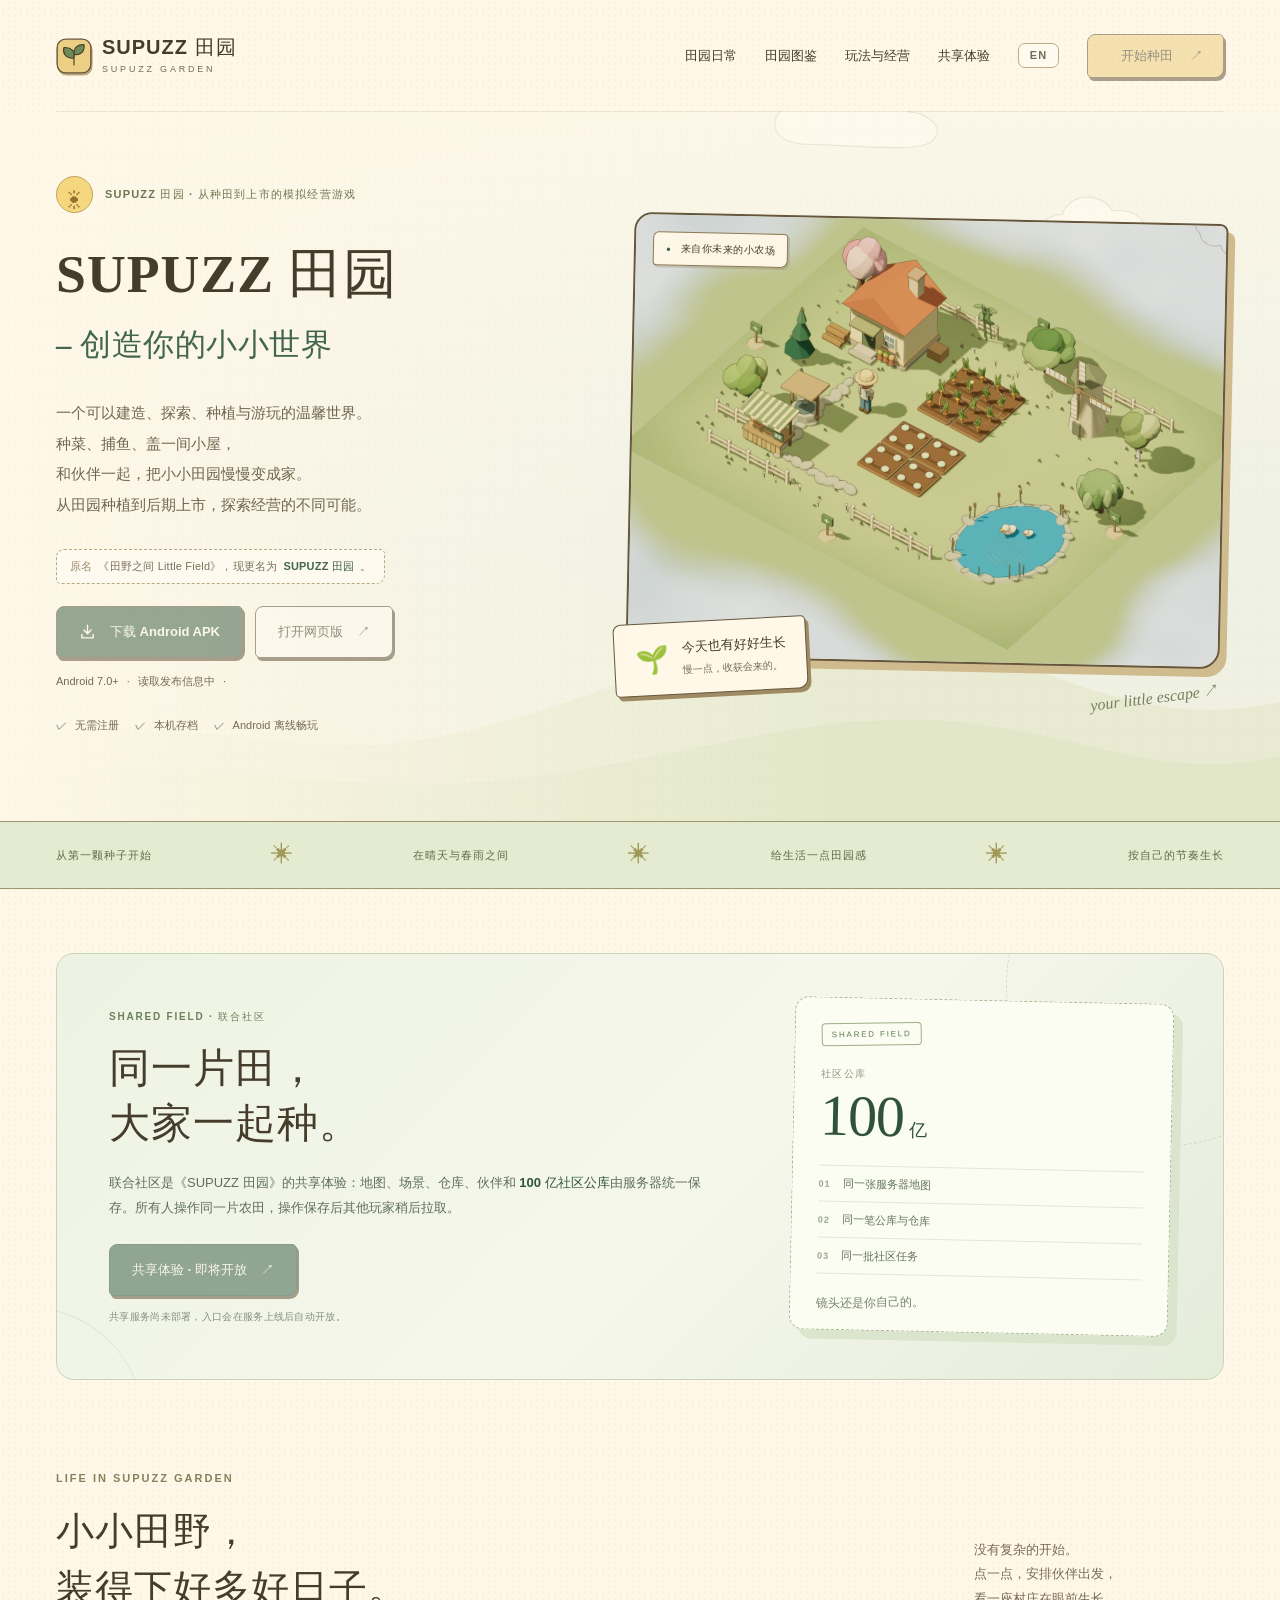
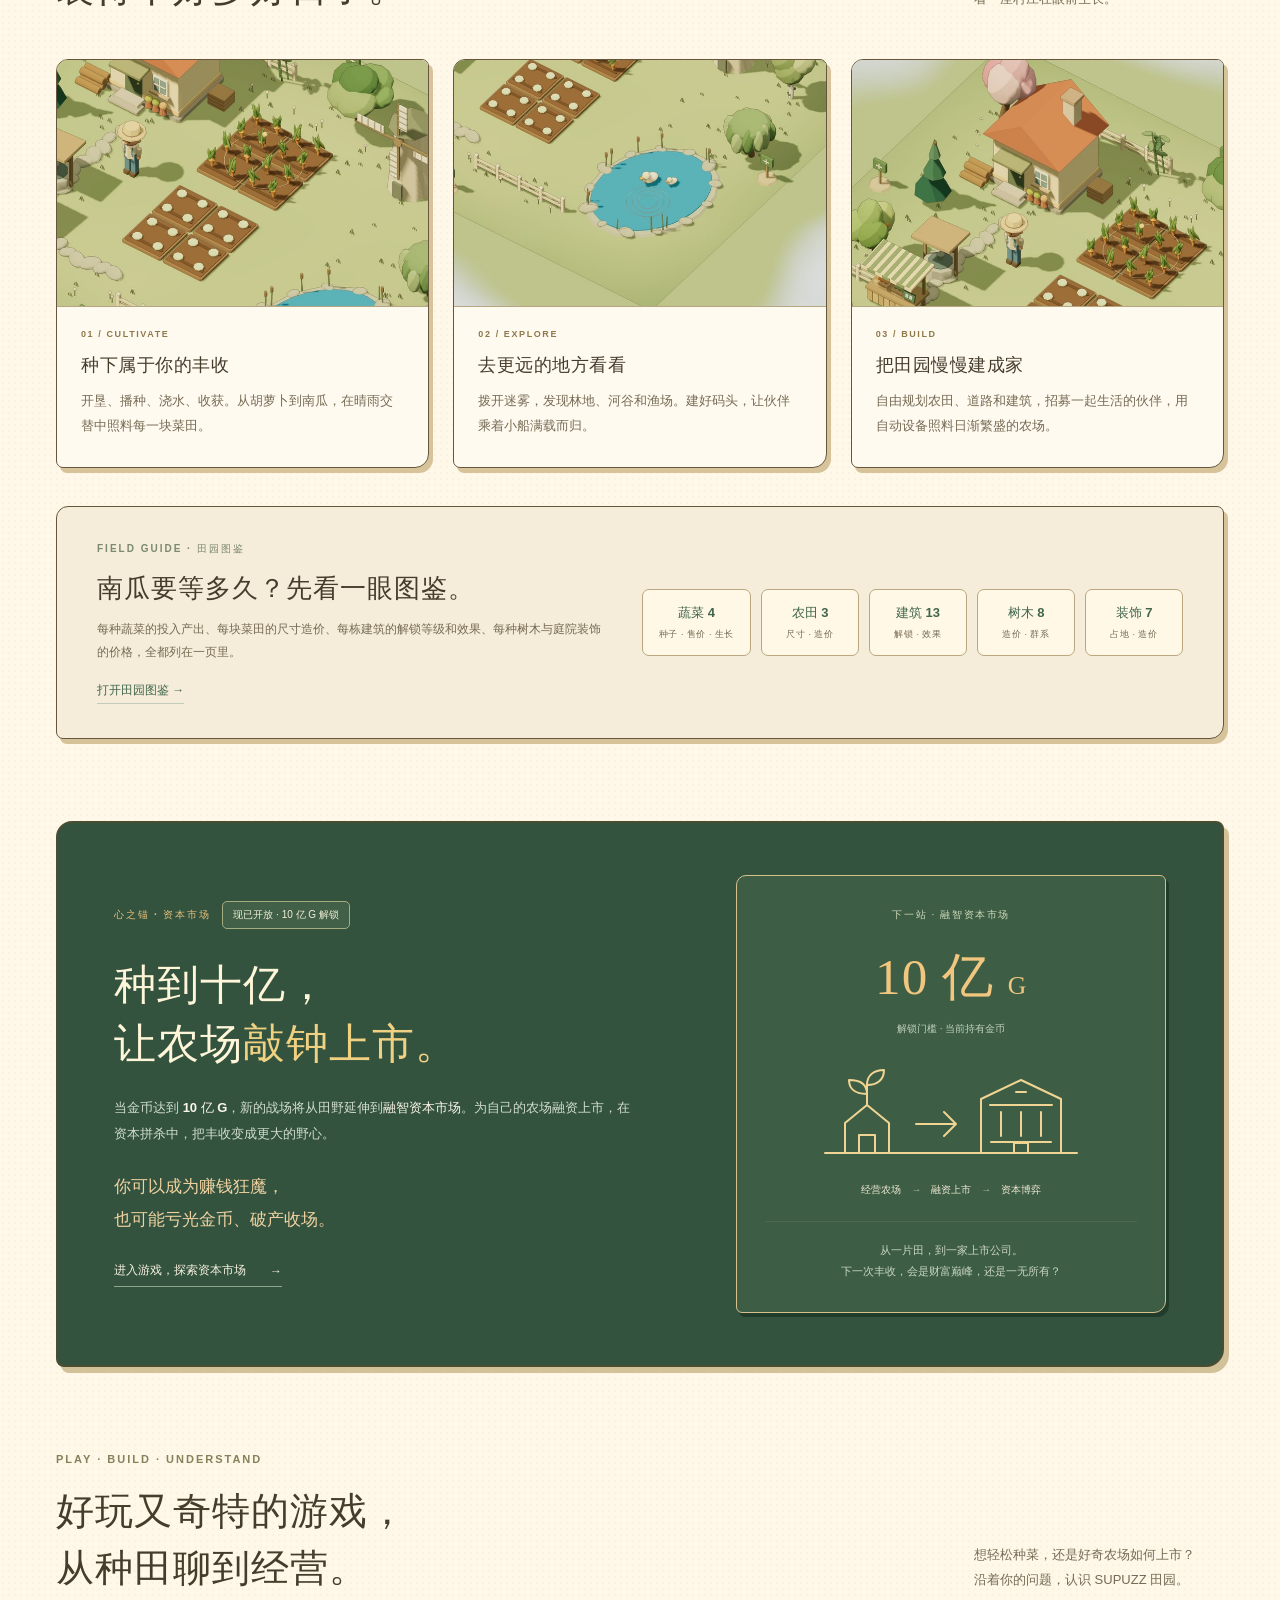
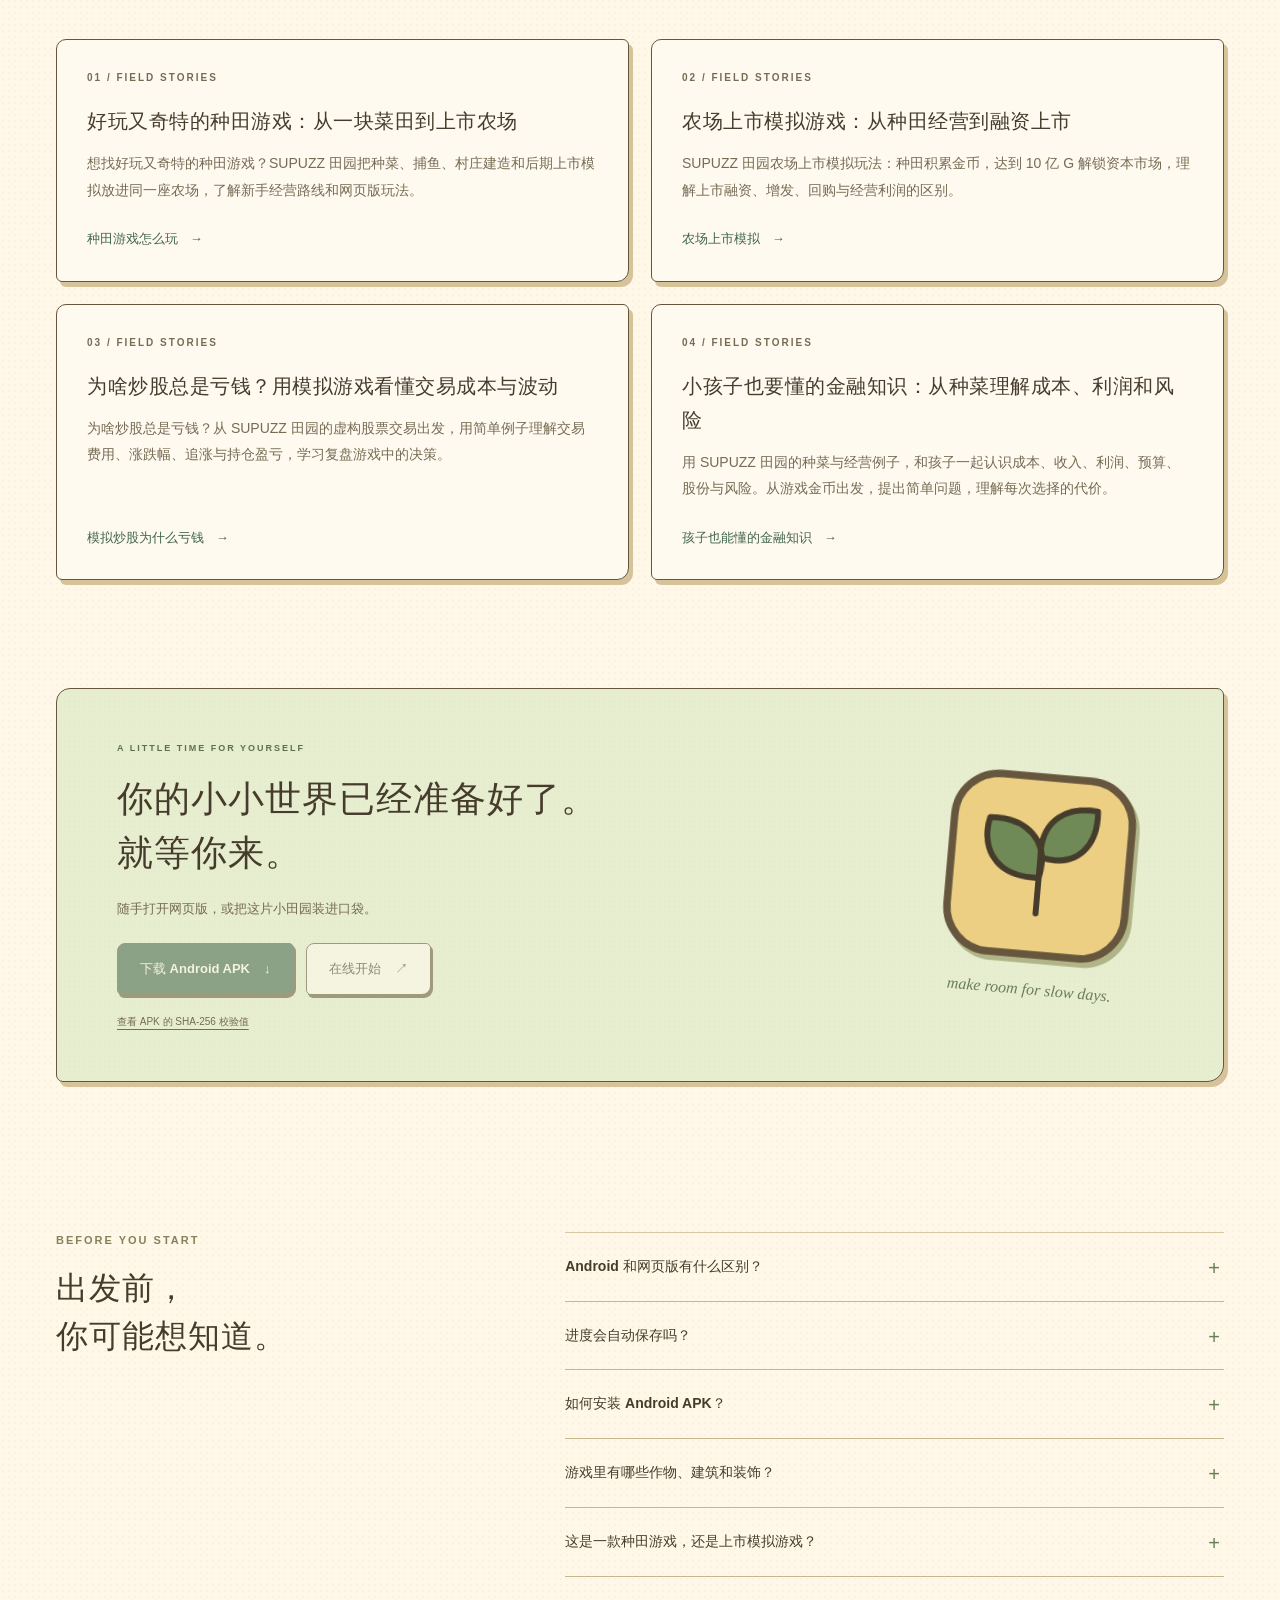
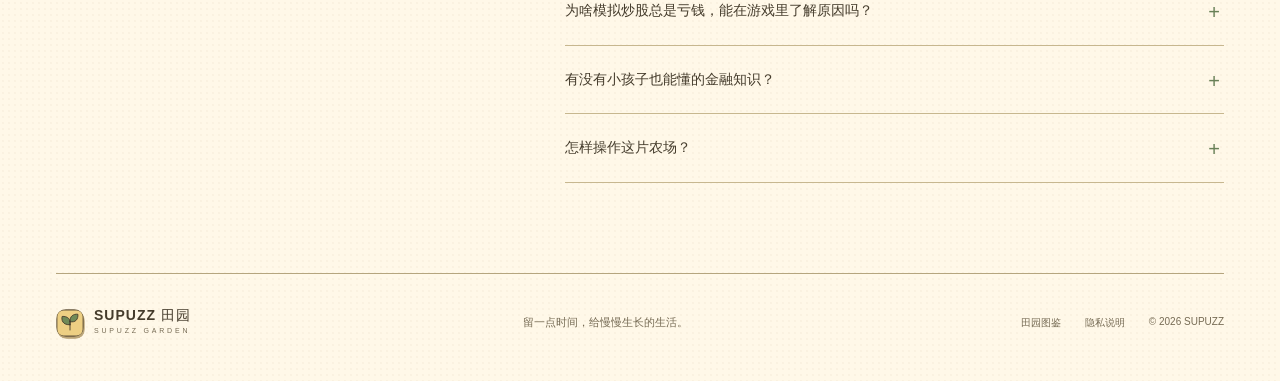
<file: index.html>
<!doctype html>
<html lang="zh-CN">
<head>
  <meta charset="utf-8">
  <meta name="viewport" content="width=device-width,initial-scale=1">
  <meta name="robots" content="max-image-preview:large">
  <meta name="theme-color" content="#fff8e8">
  <title>SUPUZZ 田园（Little Field）｜免费在线种田经营游戏</title>
  <meta name="description" content="SUPUZZ 田园（原《田野之间》）免费在线游玩：种菜、捕鱼、建村庄、探索经营，还能把农场带进资本市场。支持网页版与 Android。">
  <link rel="canonical" href="https://game.supuzz.com/">
  <link rel="alternate" hreflang="zh-CN" href="https://game.supuzz.com/">
  <link rel="alternate" hreflang="en" href="https://game.supuzz.com/en/">
  <link rel="alternate" hreflang="x-default" href="https://game.supuzz.com/">
  <meta property="og:locale" content="zh_CN">
  <meta property="og:locale:alternate" content="en_US">
  <meta property="og:type" content="website">
  <meta property="og:site_name" content="SUPUZZ 田园">
  <meta property="og:title" content="SUPUZZ 田园 – 创造你的小小世界">
  <meta property="og:description" content="SUPUZZ 田园（原《田野之间》）免费在线游玩：种菜、捕鱼、建村庄、探索经营，还能把农场带进资本市场。支持网页版与 Android。">
  <meta property="og:url" content="https://game.supuzz.com/">
  <meta property="og:image" content="https://game.supuzz.com/assets/farm-preview.jpg">
  <meta property="og:image:width" content="1200">
  <meta property="og:image:height" content="630">
  <meta property="og:image:alt" content="SUPUZZ 田园：乡间小屋、菜田和农场伙伴">
  <link rel="icon" href="/favicon.ico" sizes="16x16 32x32 48x48">
  <link rel="icon" href="/assets/icon.svg" type="image/svg+xml" sizes="any">
  <link rel="icon" href="/assets/favicon-16x16.png" type="image/png" sizes="16x16">
  <link rel="icon" href="/assets/favicon-32x32.png" type="image/png" sizes="32x32">
  <link rel="apple-touch-icon" href="/assets/apple-touch-icon.png">
  <link rel="manifest" href="/manifest.json">
  <meta name="twitter:card" content="summary_large_image">
  <link rel="preconnect" href="https://game.supuzz.cn" crossorigin>
  <link rel="preload" as="image" href="/assets/farm-comic.jpg" fetchpriority="high">
  <link rel="stylesheet" href="/site.css">
  <link rel="stylesheet" href="/stories.css">
  <script defer src="/analytics.js"></script>
  <script defer src="/site.js"></script>
  <script type="application/ld+json">{"@context":"https://schema.org","@graph":[{"@type":"WebSite","@id":"https://game.supuzz.com/#website","url":"https://game.supuzz.com/","name":"SUPUZZ 田园","alternateName":["SUPUZZ Garden"],"inLanguage":"zh-CN"},{"@type":"VideoGame","name":"SUPUZZ 田园","alternateName":["SUPUZZ Garden","Little Field","田野之间"],"slogan":"创造你的小小世界","url":"https://game.supuzz.com/","inLanguage":"zh-CN","genre":["模拟经营","种田游戏","农场经营","上市模拟"],"playMode":["SinglePlayer"],"gamePlatform":["Android","Browser"],"operatingSystem":"Android 7.0+","publisher":{"@type":"Organization","name":"SUPUZZ","logo":{"@type":"ImageObject","url":"https://game.supuzz.com/assets/favicon-512.png","width":512,"height":512}},"description":"SUPUZZ 田园（原《田野之间》）是一个温馨的创造世界：种菜、捕鱼、建村庄、探索经营，还能把农场带进资本市场。","@id":"https://game.supuzz.com/#videogame","applicationCategory":"GameApplication","isAccessibleForFree":true,"image":"https://game.supuzz.com/assets/farm-preview.jpg","screenshot":"https://game.supuzz.com/assets/farm-comic.jpg","isPartOf":{"@id":"https://game.supuzz.com/#website"}}]}</script>
  <link rel="stylesheet" href="/comic.css">
</head>
<body>
  <a class="skip" href="#main">跳到正文</a>
  <header class="site-header wrap">
    <a class="brand" href="/" aria-label="SUPUZZ 田园首页"><img src="/assets/icon.svg" alt="" width="36" height="36"><span>SUPUZZ 田园<small>SUPUZZ GARDEN</small></span></a>
    <nav aria-label="主导航"><a href="#life">田园日常</a><a href="/guide.html">田园图鉴</a><a href="#stories">玩法与经营</a><a href="#community">共享体验</a><a class="nav-lang" href="/en/" hreflang="en" lang="en" title="Switch to English">EN</a><a class="nav-play" href="https://game.supuzz.cn/play/?lang=zh-CN" data-game-event="web_launch" aria-disabled="true" tabindex="-1"><span class="nav-play-full">开始种田</span><span class="nav-play-short">开始</span> <span aria-hidden="true">↗</span></a></nav>
  </header>
  <main id="main">
    <section class="hero wrap">
      <div class="hero-copy">
        <p class="eyebrow"><span class="sun" aria-hidden="true">☀</span> SUPUZZ 田园 · 从种田到上市的模拟经营游戏</p>
        <h1>SUPUZZ 田园<br> <span class="h1-line">– 创造你的小小世界</span></h1>
        <p class="intro">一个可以建造、探索、种植与游玩的温馨世界。<br>种菜、捕鱼、盖一间小屋，<br>和伙伴一起，把小小田园慢慢变成家。<br>从田园种植到后期上市，探索经营的不同可能。</p>
        <p class="rebrand-note"><span>原名</span>《田野之间 Little Field》，现更名为 <b>SUPUZZ 田园</b>。</p>
        <div class="actions"><a class="button primary" href="https://game.supuzz.cn/downloads/latest.apk" download data-game-event="apk_download" aria-disabled="true" tabindex="-1"><svg viewBox="0 0 24 24" aria-hidden="true"><path d="M12 3v12m-5-5 5 5 5-5M4 16v5h16v-5"/></svg>下载 Android APK</a><a class="button secondary" href="https://game.supuzz.cn/play/?lang=zh-CN" data-game-event="web_launch" aria-disabled="true" tabindex="-1">打开网页版 <span aria-hidden="true">↗</span></a></div>
        <p class="release-note">Android 7.0+ <span>·</span> <span id="release-version">读取发布信息中</span> <span>·</span> <span id="release-size"></span></p>
        <div class="hero-notes"><span><i aria-hidden="true">✓</i> 无需注册</span><span><i aria-hidden="true">✓</i> 本机存档</span><span><i aria-hidden="true">✓</i> Android 离线畅玩</span></div>
      </div>
      <div class="hero-visual">
        <div class="photo-frame"><img src="/assets/farm-comic.jpg" alt="SUPUZZ 田园游戏实景：乡间小屋、菜田和正在忙碌的伙伴" width="1440" height="1080" fetchpriority="high"><span class="photo-tag"><span aria-hidden="true">●</span> 来自你未来的小农场</span></div>
        <div class="field-note"><span aria-hidden="true">🌱</span><div>今天也有好好生长<small>慢一点，收获会来的。</small></div></div>
        <span class="scribble" aria-hidden="true">your little escape ↗</span>
      </div>
    </section>
    <div class="season-strip"><div class="wrap"><span>从第一颗种子开始</span><span aria-hidden="true">✳</span><span>在晴天与春雨之间</span><span aria-hidden="true">✳</span><span>给生活一点田园感</span><span aria-hidden="true">✳</span><span>按自己的节奏生长</span></div></div>
    <section class="community-preview wrap" id="community" aria-labelledby="community-title">
      <div class="community-copy">
        <p class="eyebrow">SHARED FIELD · 联合社区</p>
        <h2 id="community-title">同一片田，<br>大家一起种。</h2>
        <p class="community-intro">联合社区是《SUPUZZ 田园》的共享体验：地图、场景、仓库、伙伴和 <strong>100 亿社区公库</strong>由服务器统一保存。所有人操作同一片农田，操作保存后其他玩家稍后拉取。</p>
        <div class="actions"><a class="button primary" href="https://game.supuzz.cn/shared/?community=1&amp;lang=zh-CN" data-game-event="web_launch" data-community="1" aria-disabled="true" tabindex="-1"><span data-community-label>共享体验 · 即将开放</span> <span aria-hidden="true">↗</span></a></div>
        <p class="community-note" id="community-status">共享服务尚未部署，入口会在服务上线后自动开放。</p>
      </div>
      <aside class="community-ticket" aria-label="联合社区信息">
        <span class="community-stamp">SHARED FIELD</span>
        <p class="community-label">社区公库</p>
        <p class="community-number">100<span>亿</span></p>
        <ul class="community-facts"><li><b>01</b><span>同一张服务器地图</span></li><li><b>02</b><span>同一笔公库与仓库</span></li><li><b>03</b><span>同一批社区任务</span></li></ul>
        <p class="community-ticket-note">镜头还是你自己的。</p>
      </aside>
    </section>
    <section class="life wrap" id="life">
      <div class="section-heading"><div><p class="eyebrow">LIFE IN SUPUZZ GARDEN</p><h2>小小田野，<br>装得下好多好日子。</h2></div><p>没有复杂的开始。<br>点一点，安排伙伴出发，<br>看一座村庄在眼前生长。</p></div>
      <div class="features">
        <article><img class="feature-image" src="/assets/farm-cultivate.jpg" alt="漫画版游戏实景：菜田里的胡萝卜与作物" width="720" height="480" loading="lazy"><span class="feature-number">01 / CULTIVATE</span><h3>种下属于你的丰收</h3><p>开垦、播种、浇水、收获。从胡萝卜到南瓜，在晴雨交替中照料每一块菜田。</p></article>
        <article><img class="feature-image" src="/assets/farm-explore.jpg" alt="漫画版游戏实景：池塘、鸭子与岸边树木" width="720" height="480" loading="lazy"><span class="feature-number">02 / EXPLORE</span><h3>去更远的地方看看</h3><p>拨开迷雾，发现林地、河谷和渔场。建好码头，让伙伴乘着小船满载而归。</p></article>
        <article><img class="feature-image" src="/assets/farm-build.jpg" alt="漫画版游戏实景：乡间农舍与樱花树" width="720" height="480" loading="lazy"><span class="feature-number">03 / BUILD</span><h3>把田园慢慢建成家</h3><p>自由规划农田、道路和建筑，招募一起生活的伙伴，用自动设备照料日渐繁盛的农场。</p></article>
      </div>
      <a class="guide-promo" href="/guide.html">
        <div class="guide-promo-copy">
          <p class="eyebrow">FIELD GUIDE · 田园图鉴</p>
          <h3>南瓜要等多久？先看一眼图鉴。</h3>
          <p>每种蔬菜的投入产出、每块菜田的尺寸造价、每栋建筑的解锁等级和效果、每种树木与庭院装饰的价格，全都列在一页里。</p>
          <span class="guide-promo-link">打开田园图鉴 <span aria-hidden="true">→</span></span>
        </div>
        <ul class="guide-promo-list">
          <li><b>蔬菜 4</b><span>种子 · 售价 · 生长</span></li>
          <li><b>农田 3</b><span>尺寸 · 造价</span></li>
          <li><b>建筑 13</b><span>解锁 · 效果</span></li>
          <li><b>树木 8</b><span>造价 · 群系</span></li>
          <li><b>装饰 7</b><span>占地 · 造价</span></li>
        </ul>
      </a>
    </section>
    <section class="capital-preview wrap" id="heart-anchor" aria-labelledby="capital-title">
      <div class="capital-copy">
        <div class="capital-kicker"><p class="eyebrow">心之锚 · 资本市场</p><span class="capital-status">现已开放 · 10 亿 G 解锁</span></div>
        <h2 id="capital-title">种到十亿，<br>让农场<span>敲钟上市。</span></h2>
        <p class="capital-intro">当金币达到 <strong>10 亿 G</strong>，新的战场将从田野延伸到<strong>融智资本市场</strong>。为自己的农场融资上市，在资本拼杀中，把丰收变成更大的野心。</p>
        <p class="capital-stakes">你可以成为赚钱狂魔，<br>也可能亏光金币、破产收场。</p>
        <a class="capital-link" href="https://game.supuzz.cn/play/?lang=zh-CN">进入游戏，探索资本市场 <span aria-hidden="true">→</span></a>
      </div>
      <div class="capital-ticket">
        <p class="capital-ticket-label">下一站 · 融智资本市场</p>
        <p class="capital-threshold"><strong>10 亿 <span>G</span></strong><span>解锁门槛 · 当前持有金币</span></p>
        <svg class="capital-art" viewBox="0 0 280 112" fill="none" aria-hidden="true" focusable="false">
          <path d="M14 96H266M34 96V66L56 48L78 66V96M48 96V78H64V96M56 48V26M56 37C42 37 38 30 38 23C52 23 56 29 56 37ZM56 28C56 18 63 13 73 13C73 23 66 28 56 28Z" stroke="currentColor" stroke-width="2" stroke-linecap="round" stroke-linejoin="round"/>
          <path d="M105 67H145M133 55L145 67L133 79M170 96V42L210 23L250 42V96M179 48H241M180 85H240M190 55V79M210 55V79M230 55V79" stroke="currentColor" stroke-width="2" stroke-linecap="round" stroke-linejoin="round"/>
          <path d="M205 35H215M203 96V86H217V96" stroke="currentColor" stroke-width="2" stroke-linecap="round"/>
        </svg>
        <ol class="capital-steps"><li>经营农场</li><li>融资上市</li><li>资本博弈</li></ol>
        <p class="capital-ticket-note">从一片田，到一家上市公司。<br>下一次丰收，会是财富巅峰，还是一无所有？</p>
      </div>
    </section>
    <section class="stories wrap" id="stories" aria-labelledby="stories-title">
      <div class="section-heading"><div><p class="eyebrow">PLAY · BUILD · UNDERSTAND</p><h2 id="stories-title">好玩又奇特的游戏，<br>从种田聊到经营。</h2></div><p>想轻松种菜，还是好奇农场如何上市？<br>沿着你的问题，认识 SUPUZZ 田园。</p></div>
      <div class="story-cards"><article><p class="eyebrow">01 / FIELD STORIES</p><h3><a href="/farming-game.html">好玩又奇特的种田游戏：从一块菜田到上市农场</a></h3><p>想找好玩又奇特的种田游戏？SUPUZZ 田园把种菜、捕鱼、村庄建造和后期上市模拟放进同一座农场，了解新手经营路线和网页版玩法。</p><a class="story-card-link" href="/farming-game.html">种田游戏怎么玩 <span aria-hidden="true">→</span></a></article>
        <article><p class="eyebrow">02 / FIELD STORIES</p><h3><a href="/farm-ipo.html">农场上市模拟游戏：从种田经营到融资上市</a></h3><p>SUPUZZ 田园农场上市模拟玩法：种田积累金币，达到 10 亿 G 解锁资本市场，理解上市融资、增发、回购与经营利润的区别。</p><a class="story-card-link" href="/farm-ipo.html">农场上市模拟 <span aria-hidden="true">→</span></a></article>
        <article><p class="eyebrow">03 / FIELD STORIES</p><h3><a href="/why-stock-trades-lose.html">为啥炒股总是亏钱？用模拟游戏看懂交易成本与波动</a></h3><p>为啥炒股总是亏钱？从 SUPUZZ 田园的虚构股票交易出发，用简单例子理解交易费用、涨跌幅、追涨与持仓盈亏，学习复盘游戏中的决策。</p><a class="story-card-link" href="/why-stock-trades-lose.html">模拟炒股为什么亏钱 <span aria-hidden="true">→</span></a></article>
        <article><p class="eyebrow">04 / FIELD STORIES</p><h3><a href="/money-basics-for-kids.html">小孩子也要懂的金融知识：从种菜理解成本、利润和风险</a></h3><p>用 SUPUZZ 田园的种菜与经营例子，和孩子一起认识成本、收入、利润、预算、股份与风险。从游戏金币出发，提出简单问题，理解每次选择的代价。</p><a class="story-card-link" href="/money-basics-for-kids.html">孩子也能懂的金融知识 <span aria-hidden="true">→</span></a></article></div>
    </section>
    <section class="invitation wrap" id="download"><div class="invitation-copy"><p class="eyebrow">A LITTLE TIME FOR YOURSELF</p><h2>你的小小世界已经准备好了。<br>就等你来。</h2><p>随手打开网页版，或把这片小田园装进口袋。</p><div class="actions"><a class="button primary" href="https://game.supuzz.cn/downloads/latest.apk" download data-game-event="apk_download" aria-disabled="true" tabindex="-1">下载 Android APK <span aria-hidden="true">↓</span></a><a class="button secondary" href="https://game.supuzz.cn/play/?lang=zh-CN" data-game-event="web_launch" aria-disabled="true" tabindex="-1">在线开始 <span aria-hidden="true">↗</span></a></div><a class="checksum" href="https://game.supuzz.cn/downloads/latest.apk.sha256">查看 APK 的 SHA-256 校验值</a></div><div class="invitation-art" aria-hidden="true"><img src="/assets/icon.svg" alt="" width="190" height="190"><span>make room for slow days.</span></div></section>
    <section class="faq wrap" id="questions"><div><p class="eyebrow">BEFORE YOU START</p><h2>出发前，<br>你可能想知道。</h2></div><div class="faq-items">
      <details><summary>Android 和网页版有什么区别？</summary><p>游戏玩法相同。Android 安装后可以离线游玩，建议横屏体验；网页版无需安装，首次打开需要联网加载，浏览器需支持 WebGL。两者使用各自的本机存档，暂不支持互相同步。</p></details>
      <details><summary>进度会自动保存吗？</summary><p>会。游戏会在重要操作和离开页面时自动保存，保留主存档与备用存档。请使用同一浏览器和设备继续游玩；清除浏览器数据、卸载应用可能移除存档。</p></details>
      <details><summary>如何安装 Android APK？</summary><p>在 Android 7.0 或更高版本的手机上下载 APK 后打开，按系统提示允许当前浏览器安装应用，再完成安装。iPhone 和 iPad 请尝试网页版。</p></details>
      <details><summary>游戏里有哪些作物、建筑和装饰？</summary><p>目前有 4 种蔬菜（胡萝卜、小麦、白菜、南瓜）、3 种可布置菜田、13 种按农场等级解锁的建筑（含只在渔场建造的渔船码头与鱼肉市场）、8 种树木和 7 件庭院装饰。每种内容的造价、解锁条件和实际作用，都整理在<a href="/guide.html">田园图鉴</a>里。</p></details>
      <details><summary>这是一款种田游戏，还是上市模拟游戏？</summary><p>两种玩法在同一座农场里衔接：前期种菜、捕鱼、建设村庄；金币达到 10 亿 G 后开放资本市场，体验农场融资上市与虚构股票交易。可以先读<a href="/farm-ipo.html">从种田到上市的玩法介绍</a>。</p></details>
      <details><summary>为啥模拟炒股总是亏钱，能在游戏里了解原因吗？</summary><p>可以从交易费用、买卖价格和持仓变化开始复盘。<a href="/why-stock-trades-lose.html">模拟交易的亏损例子</a>说明了为什么价格回到原点仍可能少了金币，以及相同幅度的一跌一涨为何不能抵消。</p></details>
      <details><summary>有没有小孩子也能懂的金融知识？</summary><p>可以从种子成本、卖菜收入和下次播种的预算聊起。<a href="/money-basics-for-kids.html">孩子也能懂的金融概念</a>提供了适合一起讨论的游戏例子，再逐步认识利润、股份与风险。</p></details>
      <details><summary>怎样操作这片农场？</summary><p>点击农田、建筑和地图边界安排工作。电脑拖动旋转，滚轮缩放，右键拖动平移；手机单指旋转，双指平移与缩放。游戏内的说明按钮可以随时查看帮助。</p></details>
    </div></section>
  </main>
  <footer class="wrap"><a class="brand" href="/"><img src="/assets/icon.svg" alt="" width="28" height="28"><span>SUPUZZ 田园<small>SUPUZZ GARDEN</small></span></a><p>留一点时间，给慢慢生长的生活。</p><div><a href="/guide.html">田园图鉴</a><a href="/privacy.html">隐私说明</a><span>© 2026 SUPUZZ</span></div></footer>
  <div class="mobile-download"><a href="https://game.supuzz.cn/downloads/latest.apk" class="button primary" download data-game-event="apk_download" aria-disabled="true" tabindex="-1">下载 Android</a><a href="https://game.supuzz.cn/play/?lang=zh-CN" class="button secondary" data-game-event="web_launch" aria-disabled="true" tabindex="-1">网页版 ↗</a></div>
</body>
</html>
</file>
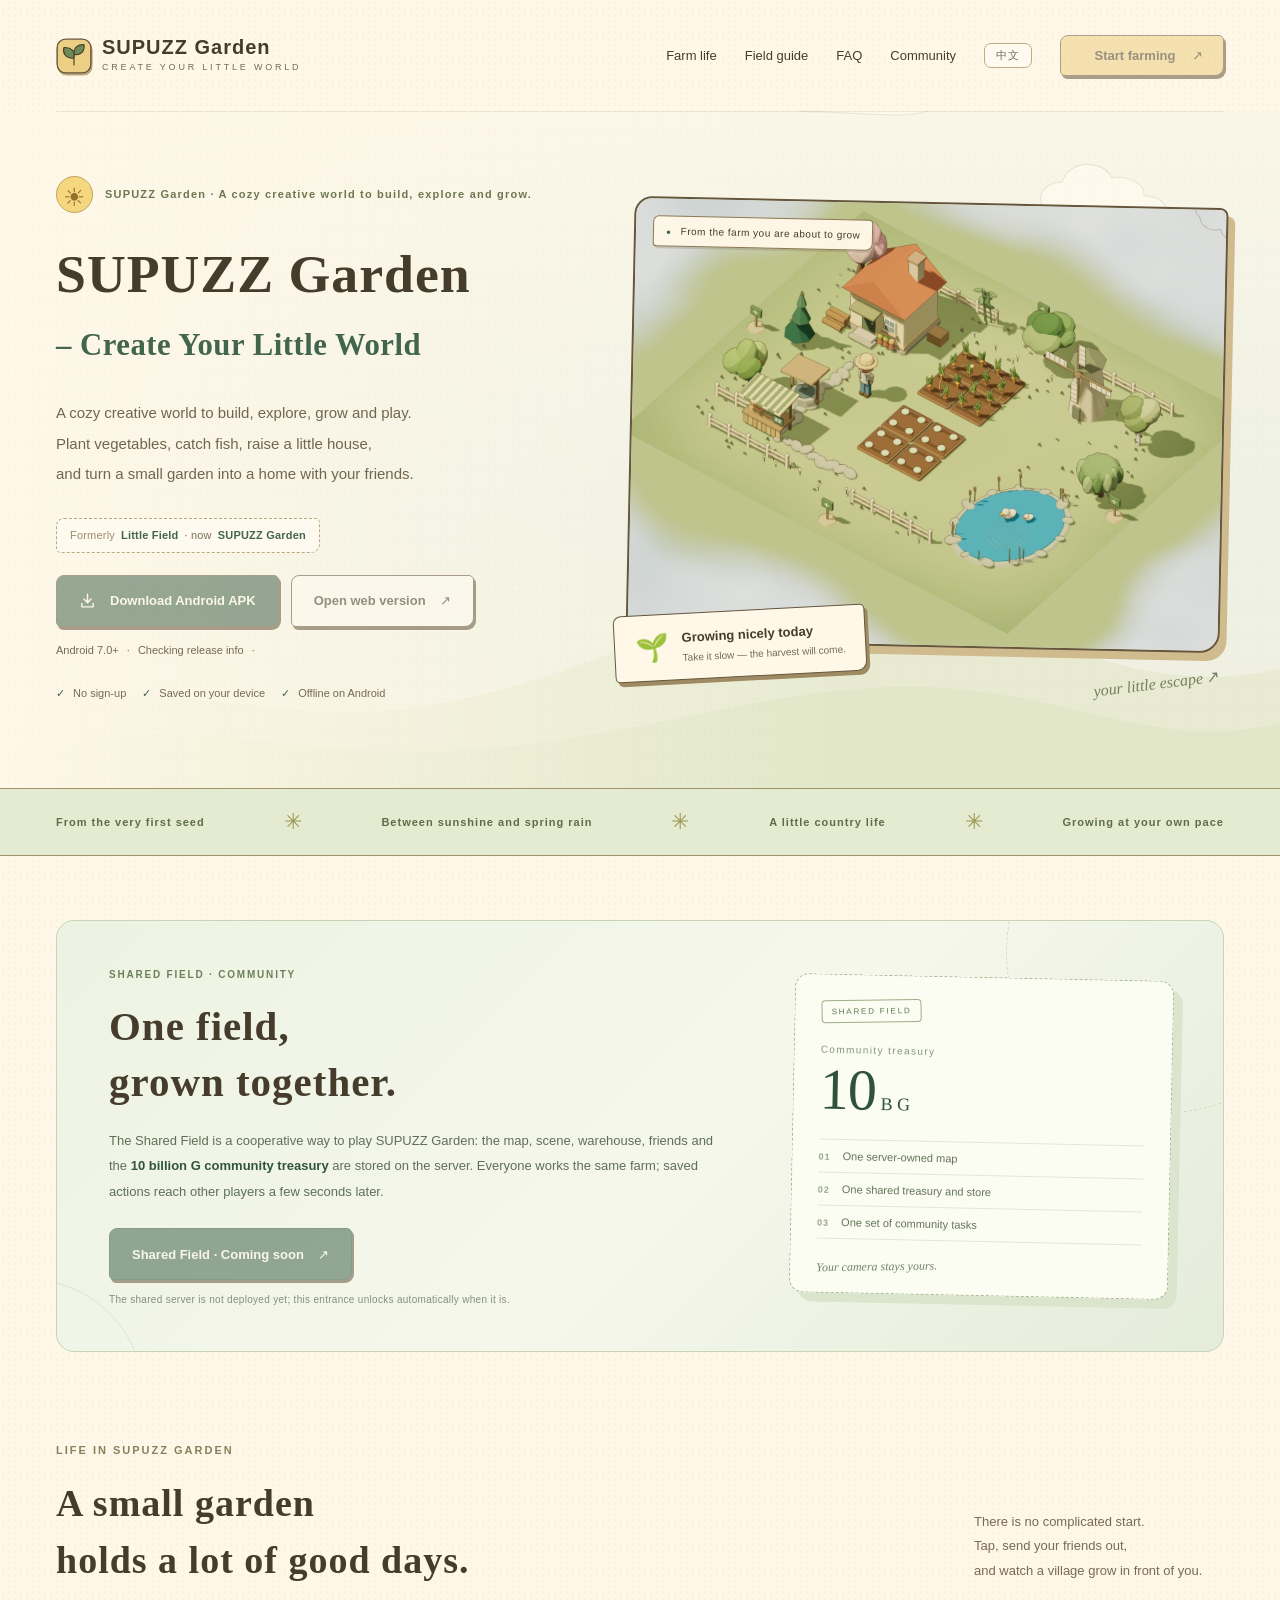
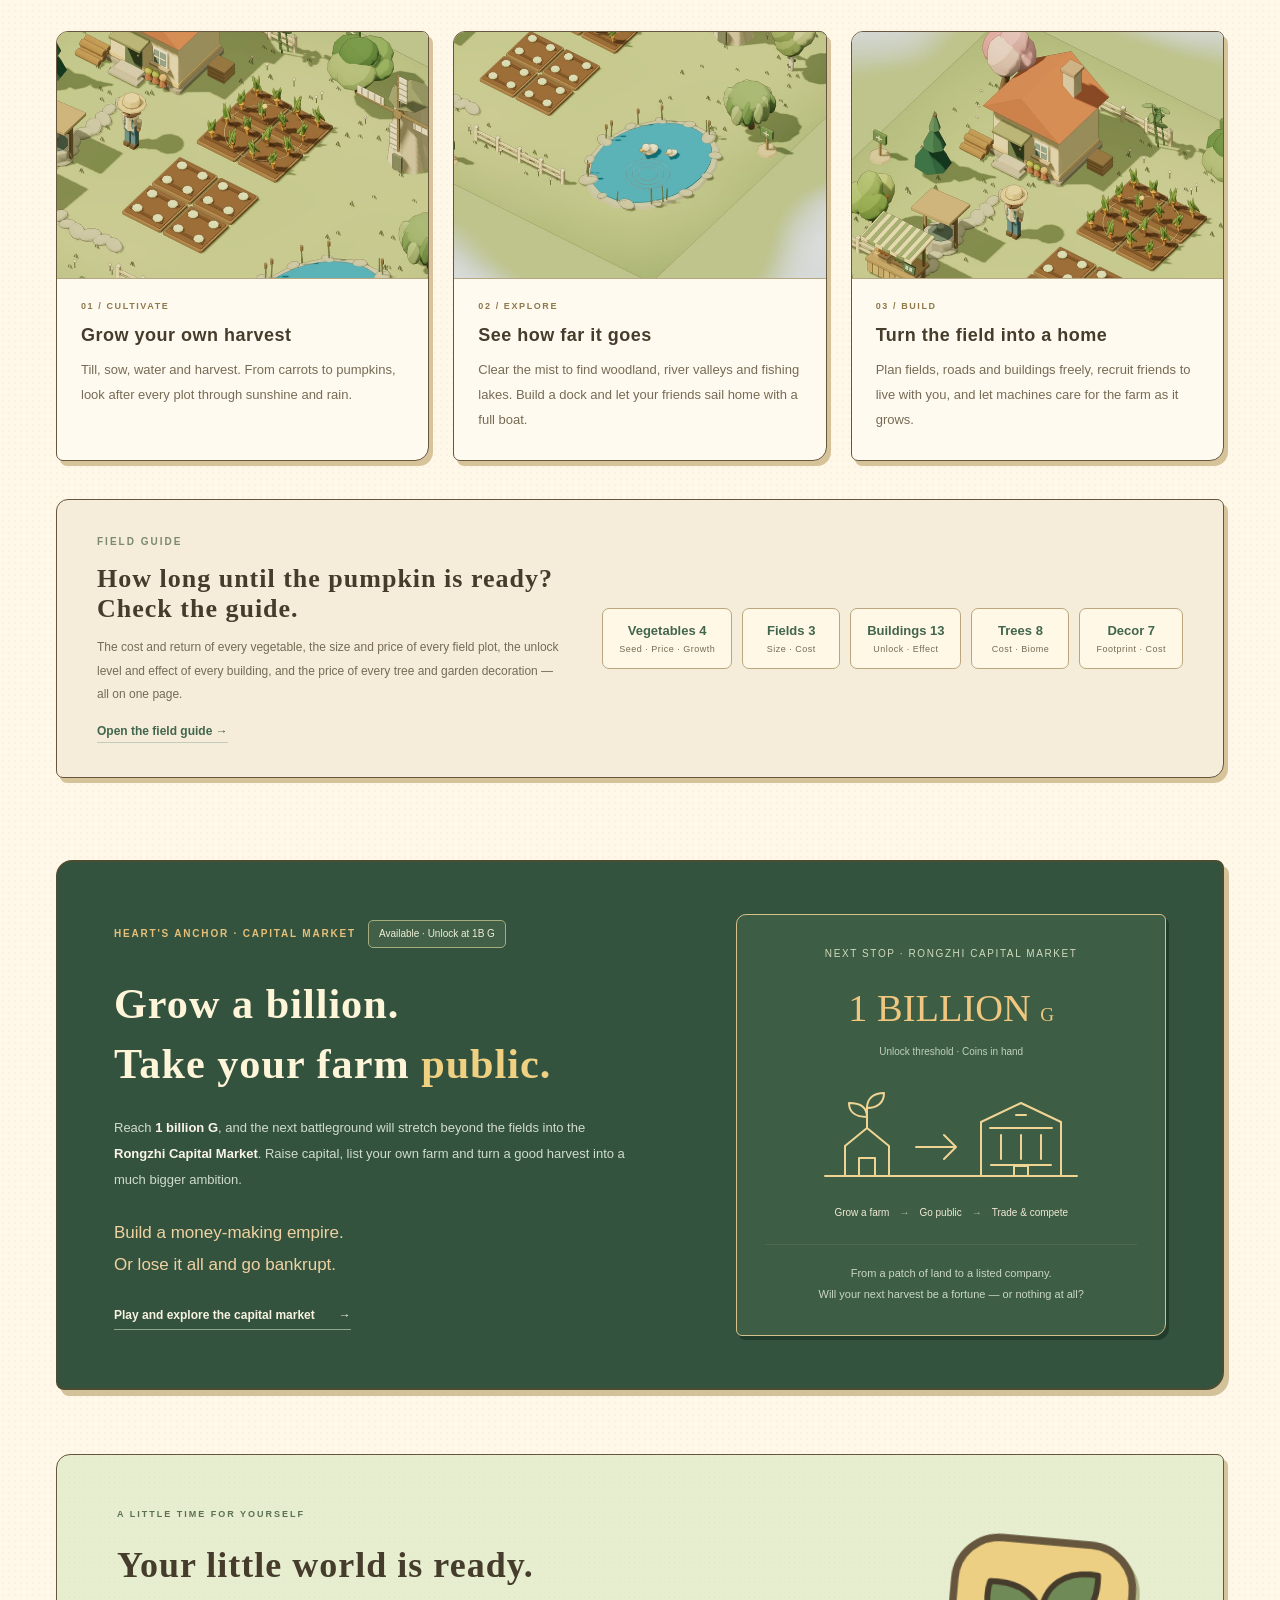
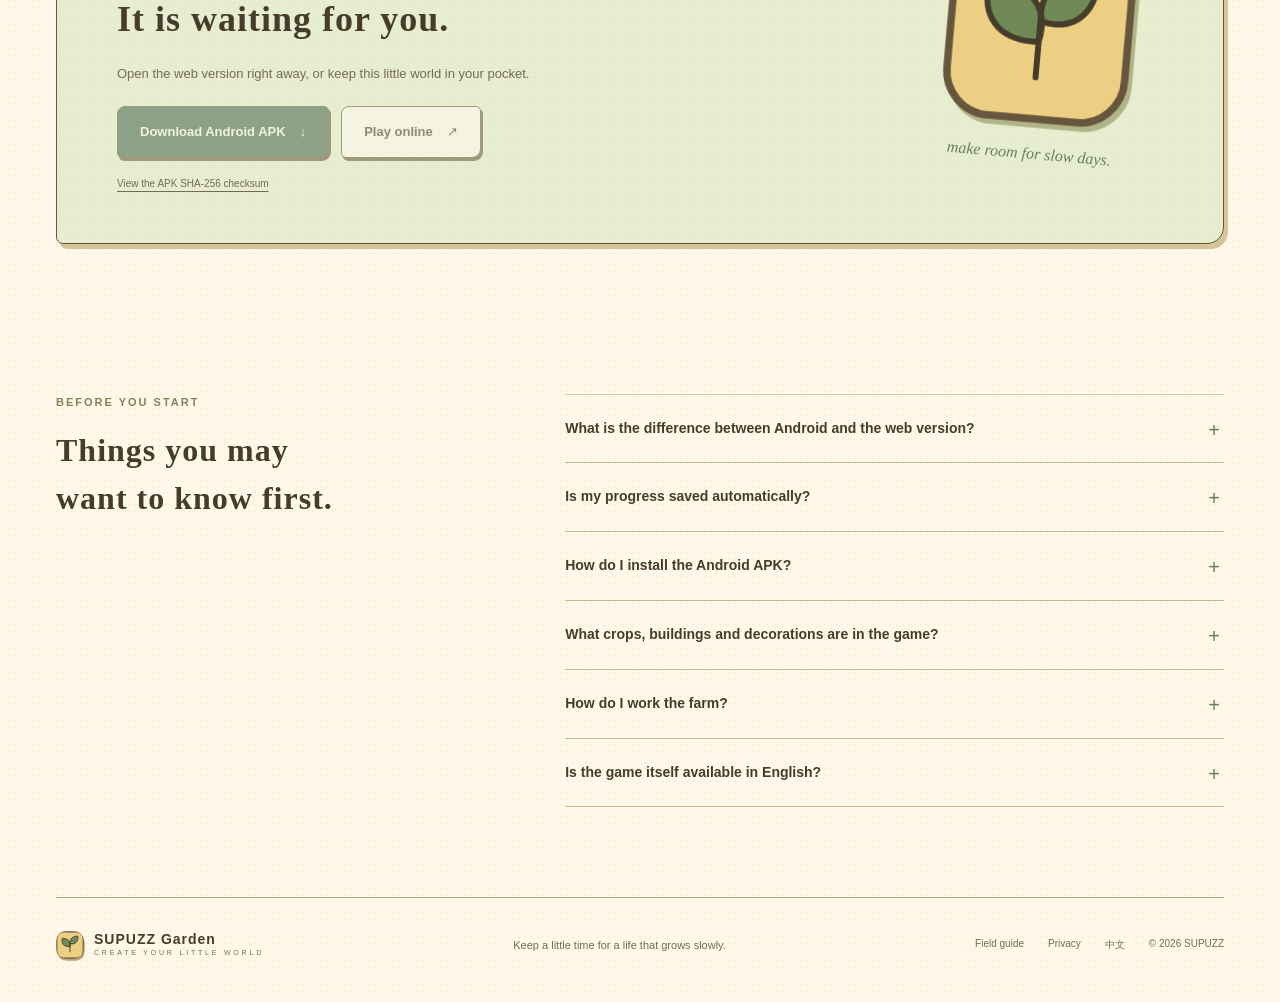
<file: en/index.html>
<!doctype html>
<html lang="en">
<head>
  <meta charset="utf-8">
  <meta name="viewport" content="width=device-width,initial-scale=1">
  <meta name="robots" content="max-image-preview:large">
  <meta name="theme-color" content="#fff8e8">
  <title>SUPUZZ Garden (Little Field) - Free Online Game</title>
  <meta name="description" content="A cozy creative world to build, explore, grow and play. Formerly known as Little Field.">
  <link rel="canonical" href="https://game.supuzz.com/en/">
  <link rel="alternate" hreflang="zh-CN" href="https://game.supuzz.com/">
  <link rel="alternate" hreflang="en" href="https://game.supuzz.com/en/">
  <link rel="alternate" hreflang="x-default" href="https://game.supuzz.com/">
  <meta property="og:type" content="website">
  <meta property="og:site_name" content="SUPUZZ Garden">
  <meta property="og:title" content="SUPUZZ Garden – Create Your Little World">
  <meta property="og:description" content="A cozy creative world to build, explore, grow and play. Formerly known as Little Field.">
  <meta property="og:url" content="https://game.supuzz.com/en/">
  <meta property="og:image" content="https://game.supuzz.com/assets/farm-preview.jpg">
  <meta property="og:image:width" content="1200">
  <meta property="og:image:height" content="630">
  <meta property="og:image:alt" content="SUPUZZ Garden: a country house, vegetable plots and farm friends">
  <meta property="og:locale" content="en_US">
  <meta property="og:locale:alternate" content="zh_CN">
  <link rel="icon" href="/favicon.ico" sizes="16x16 32x32 48x48">
  <link rel="icon" href="/assets/icon.svg" type="image/svg+xml" sizes="any">
  <link rel="icon" href="/assets/favicon-16x16.png" type="image/png" sizes="16x16">
  <link rel="icon" href="/assets/favicon-32x32.png" type="image/png" sizes="32x32">
  <link rel="apple-touch-icon" href="/assets/apple-touch-icon.png">
  <link rel="manifest" href="/en/manifest.json">
  <link rel="preconnect" href="https://game.supuzz.cn" crossorigin>
  <link rel="preload" as="image" href="/assets/farm-comic.jpg" fetchpriority="high">
  <link rel="stylesheet" href="/site.css">
  <script defer src="/analytics.js"></script>
  <script defer src="/site.js"></script>
  <script type="application/ld+json">{"@context":"https://schema.org","@graph":[{"@type":"WebSite","@id":"https://game.supuzz.com/en/#website","url":"https://game.supuzz.com/en/","name":"SUPUZZ Garden","alternateName":["SUPUZZ 田园"],"inLanguage":"en"},{"@type":"VideoGame","name":"SUPUZZ Garden","alternateName":["SUPUZZ 田园","Little Field","田野之间"],"slogan":"Create Your Little World","url":"https://game.supuzz.com/en/","inLanguage":"en","genre":["Simulation","Farming"],"playMode":["SinglePlayer"],"gamePlatform":["Android","Browser"],"operatingSystem":"Android 7.0+","publisher":{"@type":"Organization","name":"SUPUZZ","logo":{"@type":"ImageObject","url":"https://game.supuzz.com/assets/favicon-512.png","width":512,"height":512}},"description":"A cozy creative world to build, explore, grow and play. Formerly known as Little Field.","@id":"https://game.supuzz.com/en/#videogame","applicationCategory":"GameApplication","isAccessibleForFree":true,"image":"https://game.supuzz.com/assets/farm-preview.jpg","screenshot":"https://game.supuzz.com/assets/farm-comic.jpg","isPartOf":{"@id":"https://game.supuzz.com/en/#website"}}]}</script>
  <link rel="stylesheet" href="/comic.css">
</head>
<body>
  <a class="skip" href="#main">Skip to content</a>
  <header class="site-header wrap">
    <a class="brand" href="/en/" aria-label="SUPUZZ Garden home"><img src="/assets/icon.svg" alt="" width="36" height="36"><span>SUPUZZ Garden<small>CREATE YOUR LITTLE WORLD</small></span></a>
    <nav aria-label="Main navigation"><a href="#life">Farm life</a><a href="/en/guide.html">Field guide</a><a href="#questions">FAQ</a><a href="#community">Community</a><a class="nav-lang" href="/" hreflang="zh-CN" lang="zh-CN" title="切换到中文">中文</a><a class="nav-play" href="https://game.supuzz.cn/play/?lang=en" data-game-event="web_launch" aria-disabled="true" tabindex="-1"><span class="nav-play-full">Start farming</span><span class="nav-play-short">Play</span> <span aria-hidden="true">↗</span></a></nav>
  </header>
  <main id="main">
    <section class="hero wrap">
      <div class="hero-copy">
        <p class="eyebrow"><span class="sun" aria-hidden="true">☀</span> SUPUZZ Garden · A cozy creative world to build, explore and grow.</p>
        <h1>SUPUZZ Garden<br> <span class="h1-line">– Create Your Little World</span></h1>
        <p class="intro">A cozy creative world to build, explore, grow and play.<br>Plant vegetables, catch fish, raise a little house,<br>and turn a small garden into a home with your friends.</p>
        <p class="rebrand-note"><span>Formerly</span> <b>Little Field</b> · now <b>SUPUZZ Garden</b></p>
        <div class="actions"><a class="button primary" href="https://game.supuzz.cn/downloads/latest.apk" download data-game-event="apk_download" aria-disabled="true" tabindex="-1"><svg viewBox="0 0 24 24" aria-hidden="true"><path d="M12 3v12m-5-5 5 5 5-5M4 16v5h16v-5"/></svg>Download Android APK</a><a class="button secondary" href="https://game.supuzz.cn/play/?lang=en" data-game-event="web_launch" aria-disabled="true" tabindex="-1">Open web version <span aria-hidden="true">↗</span></a></div>
        <p class="release-note">Android 7.0+ <span>·</span> <span id="release-version">Checking release info</span> <span>·</span> <span id="release-size"></span></p>
        <div class="hero-notes"><span><i aria-hidden="true">✓</i> No sign-up</span><span><i aria-hidden="true">✓</i> Saved on your device</span><span><i aria-hidden="true">✓</i> Offline on Android</span></div>
      </div>
      <div class="hero-visual">
        <div class="photo-frame"><img src="/assets/farm-comic.jpg" alt="SUPUZZ Garden gameplay: a country house, vegetable plots and friends busy at work" width="1440" height="1080" fetchpriority="high"><span class="photo-tag"><span aria-hidden="true">●</span> From the farm you are about to grow</span></div>
        <div class="field-note"><span aria-hidden="true">🌱</span><div>Growing nicely today<small>Take it slow — the harvest will come.</small></div></div>
        <span class="scribble" aria-hidden="true">your little escape ↗</span>
      </div>
    </section>
    <div class="season-strip"><div class="wrap"><span>From the very first seed</span><span aria-hidden="true">✳</span><span>Between sunshine and spring rain</span><span aria-hidden="true">✳</span><span>A little country life</span><span aria-hidden="true">✳</span><span>Growing at your own pace</span></div></div>
    <section class="community-preview wrap" id="community" aria-labelledby="community-title">
      <div class="community-copy">
        <p class="eyebrow">SHARED FIELD · COMMUNITY</p>
        <h2 id="community-title">One field,<br>grown together.</h2>
        <p class="community-intro">The Shared Field is a cooperative way to play SUPUZZ Garden: the map, scene, warehouse, friends and the <strong>10 billion G community treasury</strong> are stored on the server. Everyone works the same farm; saved actions reach other players a few seconds later.</p>
        <div class="actions"><a class="button primary" href="https://game.supuzz.cn/shared/?community=1&amp;lang=en" data-game-event="web_launch" data-community="1" aria-disabled="true" tabindex="-1"><span data-community-label>Shared Field · Coming soon</span> <span aria-hidden="true">↗</span></a></div>
        <p class="community-note" id="community-status">The shared server is not deployed yet; this entrance unlocks automatically when it is.</p>
      </div>
      <aside class="community-ticket" aria-label="Shared Field information">
        <span class="community-stamp">SHARED FIELD</span>
        <p class="community-label">Community treasury</p>
        <p class="community-number">10<span>B G</span></p>
        <ul class="community-facts"><li><b>01</b><span>One server-owned map</span></li><li><b>02</b><span>One shared treasury and store</span></li><li><b>03</b><span>One set of community tasks</span></li></ul>
        <p class="community-ticket-note">Your camera stays yours.</p>
      </aside>
    </section>
    <section class="life wrap" id="life">
      <div class="section-heading"><div><p class="eyebrow">LIFE IN SUPUZZ GARDEN</p><h2>A small garden<br>holds a lot of good days.</h2></div><p>There is no complicated start.<br>Tap, send your friends out,<br>and watch a village grow in front of you.</p></div>
      <div class="features">
        <article><img class="feature-image" src="/assets/farm-cultivate.jpg" alt="Comic-style game screenshot: carrots growing in vegetable plots" width="720" height="480" loading="lazy"><span class="feature-number">01 / CULTIVATE</span><h3>Grow your own harvest</h3><p>Till, sow, water and harvest. From carrots to pumpkins, look after every plot through sunshine and rain.</p></article>
        <article><img class="feature-image" src="/assets/farm-explore.jpg" alt="Comic-style game screenshot: a pond, ducks and waterside trees" width="720" height="480" loading="lazy"><span class="feature-number">02 / EXPLORE</span><h3>See how far it goes</h3><p>Clear the mist to find woodland, river valleys and fishing lakes. Build a dock and let your friends sail home with a full boat.</p></article>
        <article><img class="feature-image" src="/assets/farm-build.jpg" alt="Comic-style game screenshot: a country house and a cherry tree" width="720" height="480" loading="lazy"><span class="feature-number">03 / BUILD</span><h3>Turn the field into a home</h3><p>Plan fields, roads and buildings freely, recruit friends to live with you, and let machines care for the farm as it grows.</p></article>
      </div>
      <a class="guide-promo" href="/en/guide.html">
        <div class="guide-promo-copy">
          <p class="eyebrow">FIELD GUIDE</p>
          <h3>How long until the pumpkin is ready? Check the guide.</h3>
          <p>The cost and return of every vegetable, the size and price of every field plot, the unlock level and effect of every building, and the price of every tree and garden decoration — all on one page.</p>
          <span class="guide-promo-link">Open the field guide <span aria-hidden="true">→</span></span>
        </div>
        <ul class="guide-promo-list">
          <li><b>Vegetables 4</b><span>Seed · Price · Growth</span></li>
          <li><b>Fields 3</b><span>Size · Cost</span></li>
          <li><b>Buildings 13</b><span>Unlock · Effect</span></li>
          <li><b>Trees 8</b><span>Cost · Biome</span></li>
          <li><b>Decor 7</b><span>Footprint · Cost</span></li>
        </ul>
      </a>
    </section>
    <section class="capital-preview wrap" id="heart-anchor" aria-labelledby="capital-title">
      <div class="capital-copy">
        <div class="capital-kicker"><p class="eyebrow">HEART'S ANCHOR · CAPITAL MARKET</p><span class="capital-status">Available · Unlock at 1B G</span></div>
        <h2 id="capital-title">Grow a billion.<br>Take your farm <span>public.</span></h2>
        <p class="capital-intro">Reach <strong>1 billion G</strong>, and the next battleground will stretch beyond the fields into the <strong>Rongzhi Capital Market</strong>. Raise capital, list your own farm and turn a good harvest into a much bigger ambition.</p>
        <p class="capital-stakes">Build a money-making empire.<br>Or lose it all and go bankrupt.</p>
        <a class="capital-link" href="https://game.supuzz.cn/play/?lang=en">Play and explore the capital market <span aria-hidden="true">→</span></a>
      </div>
      <div class="capital-ticket">
        <p class="capital-ticket-label">NEXT STOP · RONGZHI CAPITAL MARKET</p>
        <p class="capital-threshold"><strong>1 BILLION <span>G</span></strong><span>Unlock threshold · Coins in hand</span></p>
        <svg class="capital-art" viewBox="0 0 280 112" fill="none" aria-hidden="true" focusable="false">
          <path d="M14 96H266M34 96V66L56 48L78 66V96M48 96V78H64V96M56 48V26M56 37C42 37 38 30 38 23C52 23 56 29 56 37ZM56 28C56 18 63 13 73 13C73 23 66 28 56 28Z" stroke="currentColor" stroke-width="2" stroke-linecap="round" stroke-linejoin="round"/>
          <path d="M105 67H145M133 55L145 67L133 79M170 96V42L210 23L250 42V96M179 48H241M180 85H240M190 55V79M210 55V79M230 55V79" stroke="currentColor" stroke-width="2" stroke-linecap="round" stroke-linejoin="round"/>
          <path d="M205 35H215M203 96V86H217V96" stroke="currentColor" stroke-width="2" stroke-linecap="round"/>
        </svg>
        <ol class="capital-steps"><li>Grow a farm</li><li>Go public</li><li>Trade &amp; compete</li></ol>
        <p class="capital-ticket-note">From a patch of land to a listed company.<br>Will your next harvest be a fortune — or nothing at all?</p>
      </div>
    </section>
    <section class="invitation wrap" id="download"><div class="invitation-copy"><p class="eyebrow">A LITTLE TIME FOR YOURSELF</p><h2>Your little world is ready.<br>It is waiting for you.</h2><p>Open the web version right away, or keep this little world in your pocket.</p><div class="actions"><a class="button primary" href="https://game.supuzz.cn/downloads/latest.apk" download data-game-event="apk_download" aria-disabled="true" tabindex="-1">Download Android APK <span aria-hidden="true">↓</span></a><a class="button secondary" href="https://game.supuzz.cn/play/?lang=en" data-game-event="web_launch" aria-disabled="true" tabindex="-1">Play online <span aria-hidden="true">↗</span></a></div><a class="checksum" href="https://game.supuzz.cn/downloads/latest.apk.sha256">View the APK SHA-256 checksum</a></div><div class="invitation-art" aria-hidden="true"><img src="/assets/icon.svg" alt="" width="190" height="190"><span>make room for slow days.</span></div></section>
    <section class="faq wrap" id="questions"><div><p class="eyebrow">BEFORE YOU START</p><h2>Things you may<br>want to know first.</h2></div><div class="faq-items">
      <details><summary>What is the difference between Android and the web version?</summary><p>The gameplay is the same. Once installed, Android can be played offline and is best in landscape. The web version needs no installation, but the first load requires an internet connection and a browser with WebGL support. Each keeps its own local save, and syncing between them is not supported yet.</p></details>
      <details><summary>Is my progress saved automatically?</summary><p>Yes. The game saves on important actions and when you leave the page, keeping a main save and a backup. Continue on the same browser and device; clearing browser data or uninstalling the app can remove your save.</p></details>
      <details><summary>How do I install the Android APK?</summary><p>Download the APK on a phone running Android 7.0 or later, open it, then allow the current browser to install apps when the system asks, and finish the installation. On iPhone and iPad, please use the web version.</p></details>
      <details><summary>What crops, buildings and decorations are in the game?</summary><p>There are 4 vegetables (carrot, wheat, cabbage, pumpkin), 3 placeable field plots, 13 buildings unlocked by farm level (including the boathouse and fish market, which can only be built at a fishing lake), 8 trees and 7 garden decorations. The cost, unlock condition and effect of every item are listed in the <a href="/en/guide.html">field guide</a>.</p></details>
      <details><summary>How do I work the farm?</summary><p>Tap fields, buildings and the map edge to assign work. On desktop, drag to rotate, scroll to zoom and right-drag to pan; on a phone, rotate with one finger and pan or zoom with two. The help button inside the game is always available.</p></details>
      <details><summary>Is the game itself available in English?</summary><p>Yes — the game is fully bilingual alongside the website. It opens in your browser's language, and the globe button at the top right of the game switches between English and Chinese at any time; the choice is remembered on your device. Opening the game from these English pages starts it in English directly, and the <a href="/en/guide.html">field guide</a> lists every item in both languages.</p></details>
    </div></section>
  </main>
  <footer class="wrap"><a class="brand" href="/en/"><img src="/assets/icon.svg" alt="" width="28" height="28"><span>SUPUZZ Garden<small>CREATE YOUR LITTLE WORLD</small></span></a><p>Keep a little time for a life that grows slowly.</p><div><a href="/en/guide.html">Field guide</a><a href="/en/privacy.html">Privacy</a><a href="/" hreflang="zh-CN" lang="zh-CN">中文</a><span>© 2026 SUPUZZ</span></div></footer>
  <div class="mobile-download"><a href="https://game.supuzz.cn/downloads/latest.apk" class="button primary" download data-game-event="apk_download" aria-disabled="true" tabindex="-1">Download Android</a><a href="https://game.supuzz.cn/play/?lang=en" class="button secondary" data-game-event="web_launch" aria-disabled="true" tabindex="-1">Web <span aria-hidden="true">↗</span></a></div>
</body>
</html>
</file>
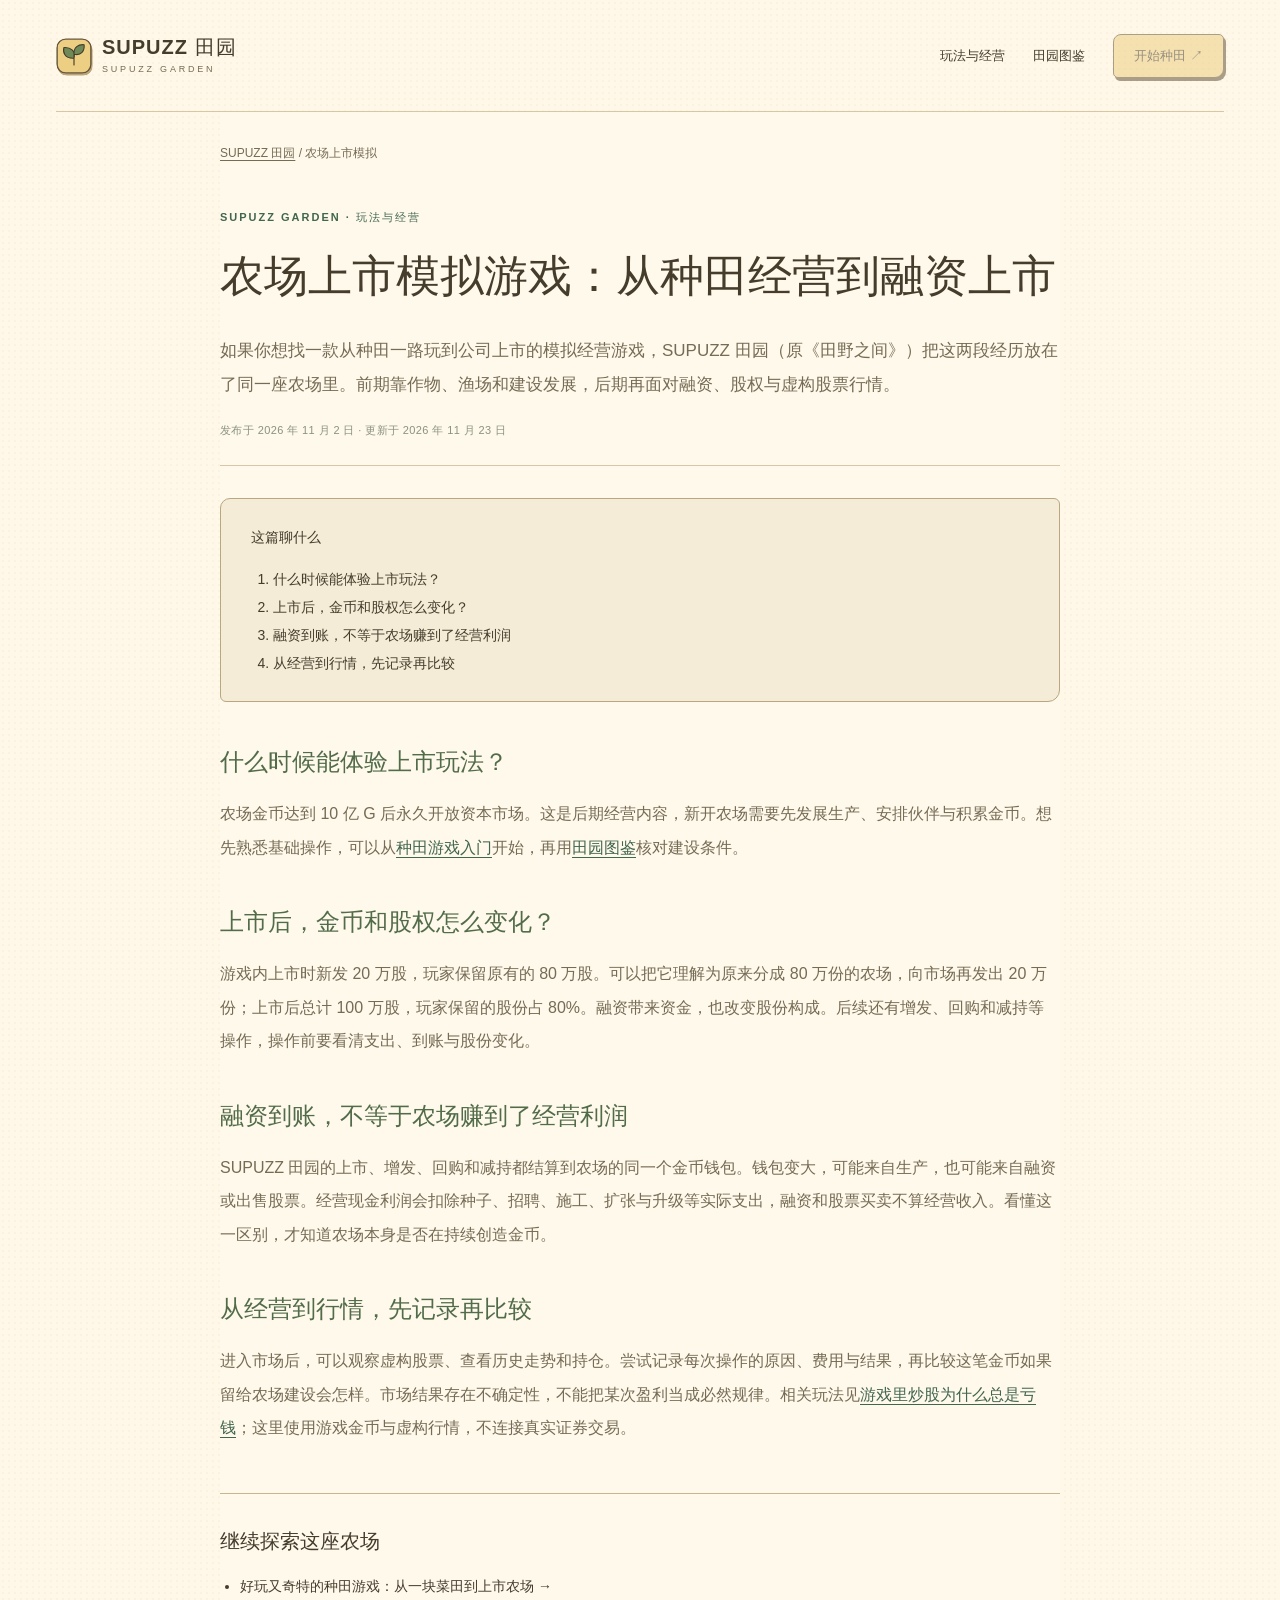
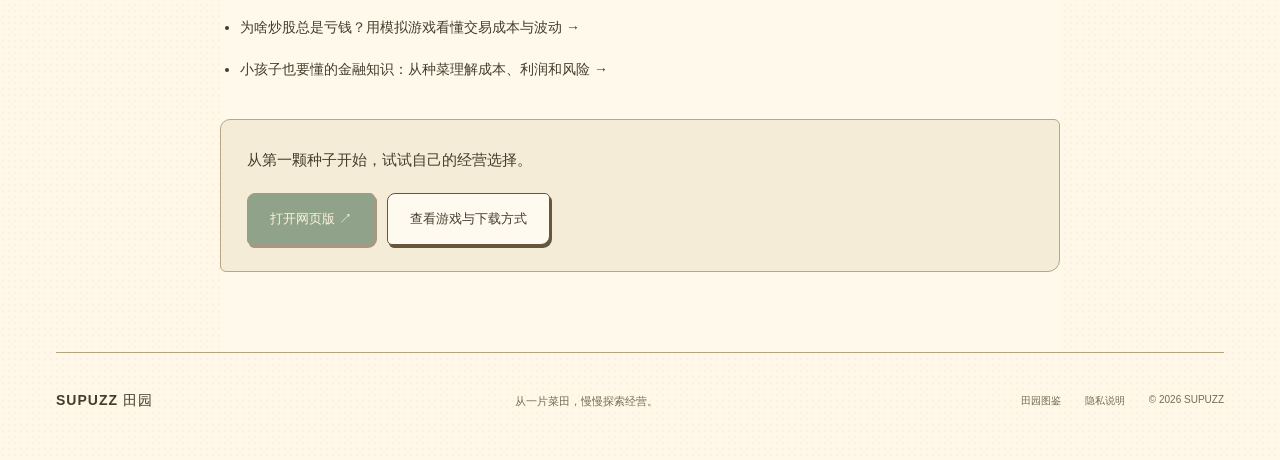
<file: farm-ipo.html>
<!doctype html>
<html lang="zh-CN">
<head>
  <meta charset="utf-8">
  <meta name="viewport" content="width=device-width,initial-scale=1">
  <meta name="robots" content="max-image-preview:large">
  <meta name="theme-color" content="#fff8e8">
  <title>农场上市模拟游戏：从种田经营到融资上市 — SUPUZZ 田园（原《田野之间》）</title>
  <meta name="description" content="SUPUZZ 田园（原《田野之间》）农场上市模拟玩法：种田积累金币，达到 10 亿 G 解锁资本市场，理解上市融资、增发、回购与经营利润的区别。">
  <link rel="canonical" href="https://game.supuzz.com/farm-ipo.html">
  <meta property="og:locale" content="zh_CN">
  <meta property="og:type" content="article">
  <meta property="og:site_name" content="SUPUZZ 田园">
  <meta property="og:title" content="农场上市模拟游戏：从种田经营到融资上市">
  <meta property="og:description" content="SUPUZZ 田园（原《田野之间》）农场上市模拟玩法：种田积累金币，达到 10 亿 G 解锁资本市场，理解上市融资、增发、回购与经营利润的区别。">
  <meta property="og:url" content="https://game.supuzz.com/farm-ipo.html">
  <meta property="og:image" content="https://game.supuzz.com/assets/farm-preview.jpg">
  <meta property="og:image:width" content="1200">
  <meta property="og:image:height" content="630">
  <meta property="og:image:alt" content="SUPUZZ 田园的菜田、小屋和农场伙伴">
  <meta name="twitter:card" content="summary_large_image">
  <link rel="icon" href="/favicon.ico" sizes="16x16 32x32 48x48">
  <link rel="icon" href="/assets/icon.svg" type="image/svg+xml" sizes="any">
  <link rel="icon" href="/assets/favicon-16x16.png" type="image/png" sizes="16x16">
  <link rel="icon" href="/assets/favicon-32x32.png" type="image/png" sizes="32x32">
  <link rel="apple-touch-icon" href="/assets/apple-touch-icon.png">
  <link rel="manifest" href="/manifest.json">
  <link rel="preconnect" href="https://game.supuzz.cn" crossorigin>
  <link rel="stylesheet" href="/site.css">
  <link rel="stylesheet" href="/stories.css">
  <script defer src="/analytics.js"></script>
  <script defer src="/site.js"></script>
  <script type="application/ld+json">{"@context":"https://schema.org","@graph":[{"@type":"Article","headline":"农场上市模拟游戏：从种田经营到融资上市","description":"SUPUZZ 田园（原《田野之间》）农场上市模拟玩法：种田积累金币，达到 10 亿 G 解锁资本市场，理解上市融资、增发、回购与经营利润的区别。","inLanguage":"zh-CN","mainEntityOfPage":"https://game.supuzz.com/farm-ipo.html","image":"https://game.supuzz.com/assets/farm-preview.jpg","author":{"@type":"Organization","name":"SUPUZZ"},"publisher":{"@type":"Organization","name":"SUPUZZ","logo":{"@type":"ImageObject","url":"https://game.supuzz.com/assets/favicon-512.png","width":512,"height":512}},"about":{"@type":"VideoGame","name":"SUPUZZ 田园","alternateName":["SUPUZZ Garden","Little Field","田野之间"],"url":"https://game.supuzz.com/"},"datePublished":"2026-11-02","dateModified":"2026-11-23"},{"@type":"BreadcrumbList","itemListElement":[{"@type":"ListItem","position":1,"name":"SUPUZZ 田园","item":"https://game.supuzz.com/"},{"@type":"ListItem","position":2,"name":"农场上市模拟","item":"https://game.supuzz.com/farm-ipo.html"}]}]}</script>
  <link rel="stylesheet" href="/comic.css">
</head>
<body>
  <a class="skip" href="#main">跳到正文</a>
  <header class="site-header wrap">
    <a class="brand" href="/"><img src="/assets/icon.svg" alt="" width="36" height="36"><span>SUPUZZ 田园<small>SUPUZZ GARDEN</small></span></a>
    <nav aria-label="主导航"><a href="/#stories">玩法与经营</a><a href="/guide.html">田园图鉴</a><a class="nav-play" href="https://game.supuzz.cn/play/?lang=zh-CN" data-game-event="web_launch" aria-disabled="true" tabindex="-1">开始种田 ↗</a></nav>
  </header>
  <main id="main" class="story wrap">
    <nav class="breadcrumbs" aria-label="面包屑导航"><a href="/">SUPUZZ 田园</a><span aria-hidden="true"> / </span><span aria-current="page">农场上市模拟</span></nav>
    <article>
      <header class="story-heading"><p class="eyebrow">SUPUZZ GARDEN · 玩法与经营</p><h1>农场上市模拟游戏：从种田经营到融资上市</h1><p class="story-intro">如果你想找一款从种田一路玩到公司上市的模拟经营游戏，SUPUZZ 田园（原《田野之间》）把这两段经历放在了同一座农场里。前期靠作物、渔场和建设发展，后期再面对融资、股权与虚构股票行情。</p><p class="story-dates">发布于 2026 年 11 月 2 日 · 更新于 2026 年 11 月 23 日</p></header>
      <nav class="story-toc" aria-label="本文目录"><strong>这篇聊什么</strong><ol><li><a href="#section-1">什么时候能体验上市玩法？</a></li><li><a href="#section-2">上市后，金币和股权怎么变化？</a></li><li><a href="#section-3">融资到账，不等于农场赚到了经营利润</a></li><li><a href="#section-4">从经营到行情，先记录再比较</a></li></ol></nav>
      <section id="section-1"><h2>什么时候能体验上市玩法？</h2><p>农场金币达到 10 亿 G 后永久开放资本市场。这是后期经营内容，新开农场需要先发展生产、安排伙伴与积累金币。想先熟悉基础操作，可以从<a href="/farming-game.html">种田游戏入门</a>开始，再用<a href="/guide.html">田园图鉴</a>核对建设条件。</p></section>
      <section id="section-2"><h2>上市后，金币和股权怎么变化？</h2><p>游戏内上市时新发 20 万股，玩家保留原有的 80 万股。可以把它理解为原来分成 80 万份的农场，向市场再发出 20 万份；上市后总计 100 万股，玩家保留的股份占 80%。融资带来资金，也改变股份构成。后续还有增发、回购和减持等操作，操作前要看清支出、到账与股份变化。</p></section>
      <section id="section-3"><h2>融资到账，不等于农场赚到了经营利润</h2><p>SUPUZZ 田园的上市、增发、回购和减持都结算到农场的同一个金币钱包。钱包变大，可能来自生产，也可能来自融资或出售股票。经营现金利润会扣除种子、招聘、施工、扩张与升级等实际支出，融资和股票买卖不算经营收入。看懂这一区别，才知道农场本身是否在持续创造金币。</p></section>
      <section id="section-4"><h2>从经营到行情，先记录再比较</h2><p>进入市场后，可以观察虚构股票、查看历史走势和持仓。尝试记录每次操作的原因、费用与结果，再比较这笔金币如果留给农场建设会怎样。市场结果存在不确定性，不能把某次盈利当成必然规律。相关玩法见<a href="/why-stock-trades-lose.html">游戏里炒股为什么总是亏钱</a>；这里使用游戏金币与虚构行情，不连接真实证券交易。</p></section>
    </article>
    <aside class="story-related" aria-label="继续阅读"><h2>继续探索这座农场</h2><ul><li><a href="/farming-game.html">好玩又奇特的种田游戏：从一块菜田到上市农场 →</a></li><li><a href="/why-stock-trades-lose.html">为啥炒股总是亏钱？用模拟游戏看懂交易成本与波动 →</a></li><li><a href="/money-basics-for-kids.html">小孩子也要懂的金融知识：从种菜理解成本、利润和风险 →</a></li></ul></aside>
    <div class="story-start"><p>从第一颗种子开始，试试自己的经营选择。</p><a class="button primary" href="https://game.supuzz.cn/play/?lang=zh-CN" data-game-event="web_launch" aria-disabled="true" tabindex="-1">打开网页版 ↗</a><a class="button secondary" href="/">查看游戏与下载方式</a></div>
  </main>
  <footer class="wrap"><a class="brand" href="/">SUPUZZ 田园</a><p>从一片菜田，慢慢探索经营。</p><div><a href="/guide.html">田园图鉴</a><a href="/privacy.html">隐私说明</a><span>© 2026 SUPUZZ</span></div></footer>
</body>
</html>
</file>
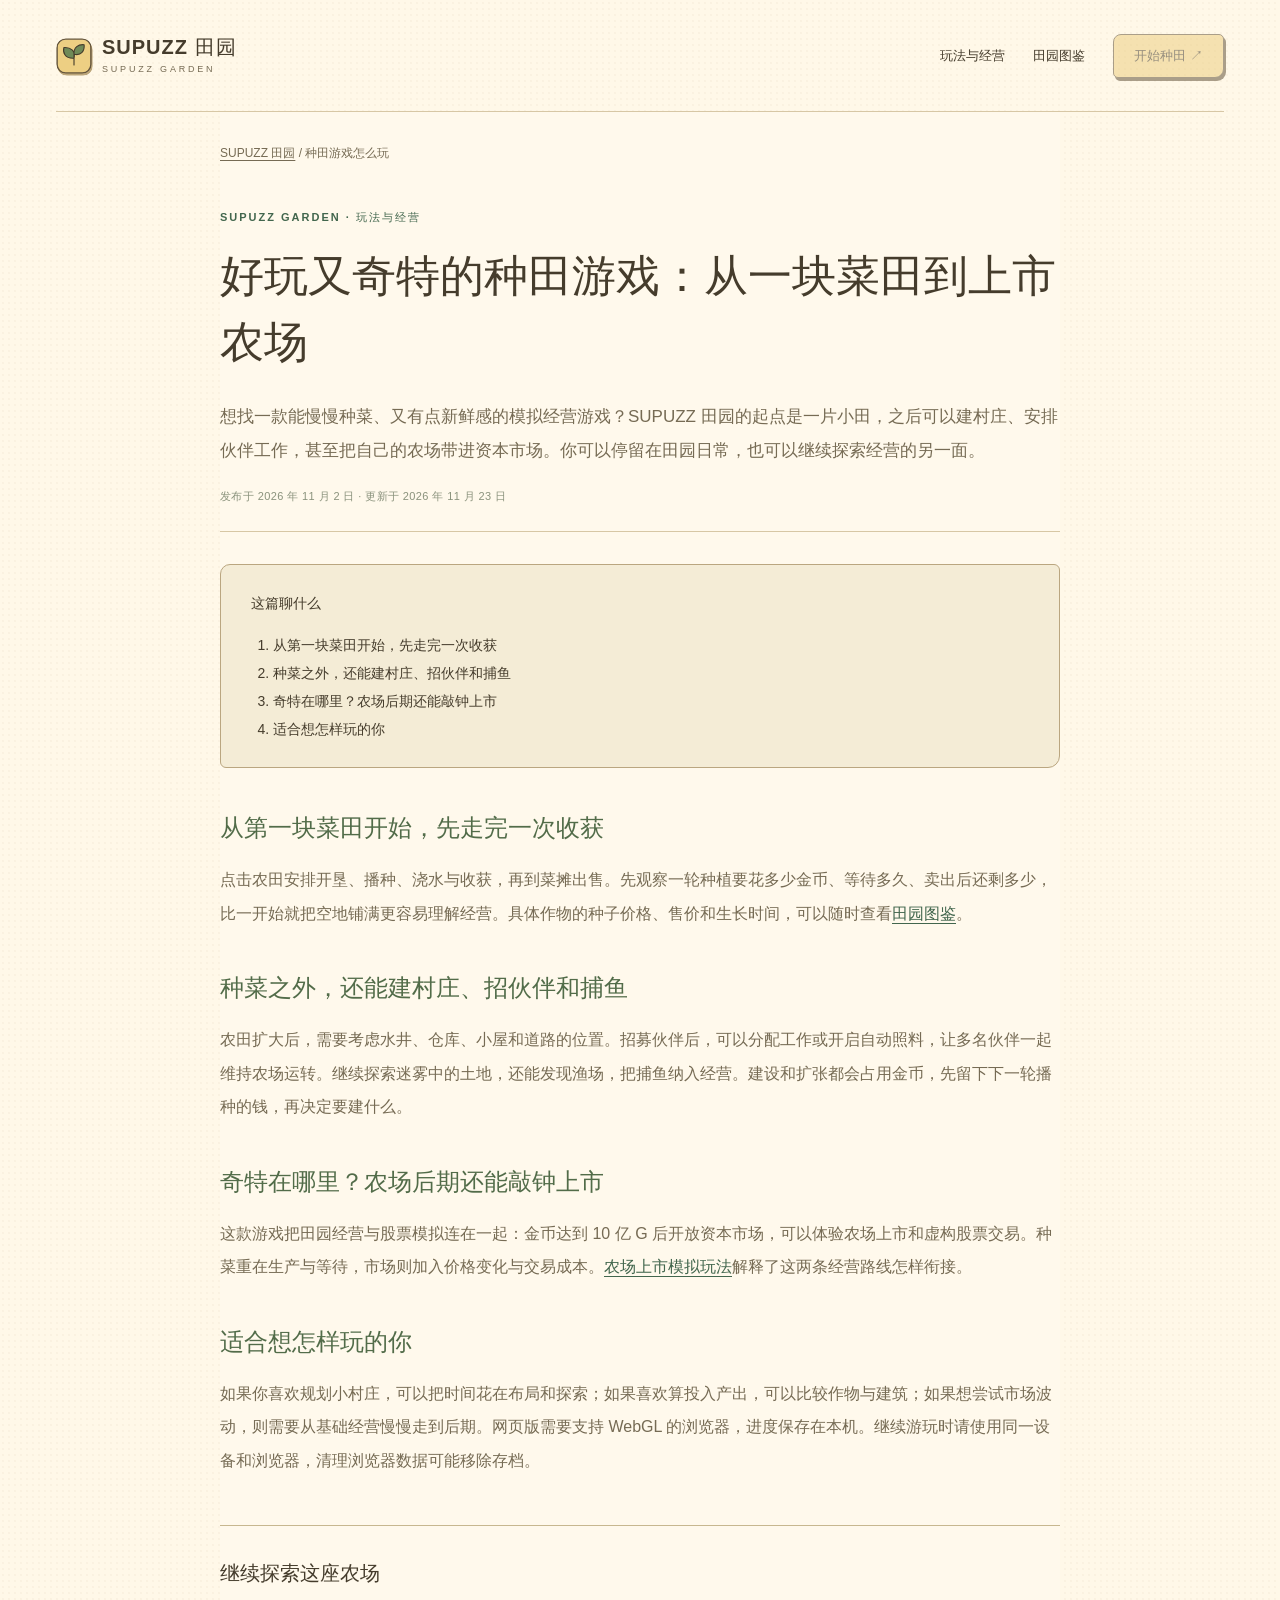
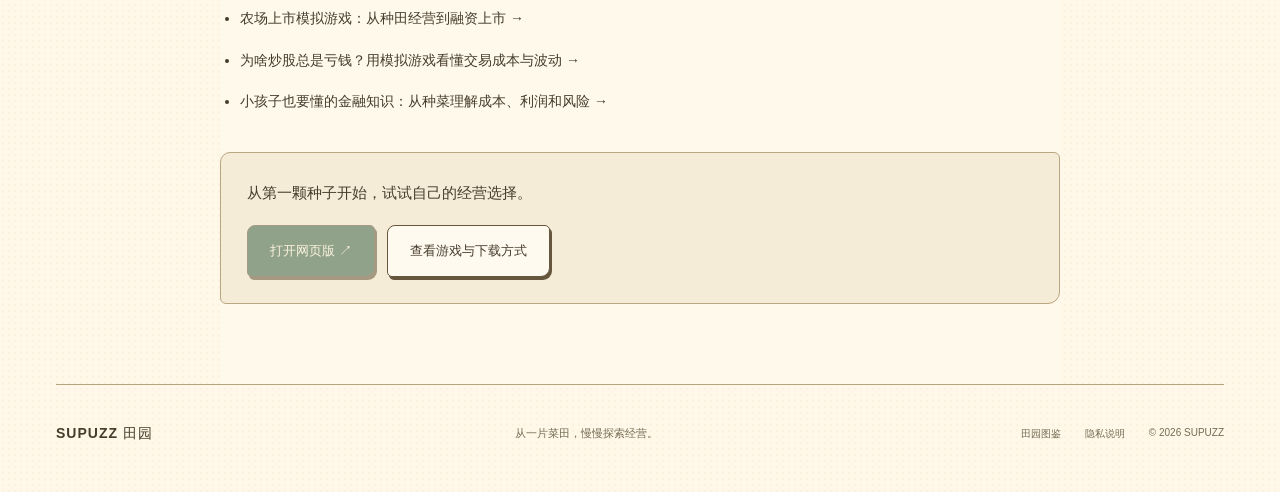
<file: farming-game.html>
<!doctype html>
<html lang="zh-CN">
<head>
  <meta charset="utf-8">
  <meta name="viewport" content="width=device-width,initial-scale=1">
  <meta name="robots" content="max-image-preview:large">
  <meta name="theme-color" content="#fff8e8">
  <title>好玩又奇特的种田游戏：从一块菜田到上市农场 — SUPUZZ 田园（原《田野之间》）</title>
  <meta name="description" content="想找好玩又奇特的种田游戏？SUPUZZ 田园（原《田野之间》）把种菜、捕鱼、村庄建造和后期上市模拟放进同一座农场，了解新手经营路线和网页版玩法。">
  <link rel="canonical" href="https://game.supuzz.com/farming-game.html">
  <meta property="og:locale" content="zh_CN">
  <meta property="og:type" content="article">
  <meta property="og:site_name" content="SUPUZZ 田园">
  <meta property="og:title" content="好玩又奇特的种田游戏：从一块菜田到上市农场">
  <meta property="og:description" content="想找好玩又奇特的种田游戏？SUPUZZ 田园（原《田野之间》）把种菜、捕鱼、村庄建造和后期上市模拟放进同一座农场，了解新手经营路线和网页版玩法。">
  <meta property="og:url" content="https://game.supuzz.com/farming-game.html">
  <meta property="og:image" content="https://game.supuzz.com/assets/farm-preview.jpg">
  <meta property="og:image:width" content="1200">
  <meta property="og:image:height" content="630">
  <meta property="og:image:alt" content="SUPUZZ 田园的菜田、小屋和农场伙伴">
  <meta name="twitter:card" content="summary_large_image">
  <link rel="icon" href="/favicon.ico" sizes="16x16 32x32 48x48">
  <link rel="icon" href="/assets/icon.svg" type="image/svg+xml" sizes="any">
  <link rel="icon" href="/assets/favicon-16x16.png" type="image/png" sizes="16x16">
  <link rel="icon" href="/assets/favicon-32x32.png" type="image/png" sizes="32x32">
  <link rel="apple-touch-icon" href="/assets/apple-touch-icon.png">
  <link rel="manifest" href="/manifest.json">
  <link rel="preconnect" href="https://game.supuzz.cn" crossorigin>
  <link rel="stylesheet" href="/site.css">
  <link rel="stylesheet" href="/stories.css">
  <script defer src="/analytics.js"></script>
  <script defer src="/site.js"></script>
  <script type="application/ld+json">{"@context":"https://schema.org","@graph":[{"@type":"Article","headline":"好玩又奇特的种田游戏：从一块菜田到上市农场","description":"想找好玩又奇特的种田游戏？SUPUZZ 田园（原《田野之间》）把种菜、捕鱼、村庄建造和后期上市模拟放进同一座农场，了解新手经营路线和网页版玩法。","inLanguage":"zh-CN","mainEntityOfPage":"https://game.supuzz.com/farming-game.html","image":"https://game.supuzz.com/assets/farm-preview.jpg","author":{"@type":"Organization","name":"SUPUZZ"},"publisher":{"@type":"Organization","name":"SUPUZZ","logo":{"@type":"ImageObject","url":"https://game.supuzz.com/assets/favicon-512.png","width":512,"height":512}},"about":{"@type":"VideoGame","name":"SUPUZZ 田园","alternateName":["SUPUZZ Garden","Little Field","田野之间"],"url":"https://game.supuzz.com/"},"datePublished":"2026-11-02","dateModified":"2026-11-23"},{"@type":"BreadcrumbList","itemListElement":[{"@type":"ListItem","position":1,"name":"SUPUZZ 田园","item":"https://game.supuzz.com/"},{"@type":"ListItem","position":2,"name":"种田游戏怎么玩","item":"https://game.supuzz.com/farming-game.html"}]}]}</script>
  <link rel="stylesheet" href="/comic.css">
</head>
<body>
  <a class="skip" href="#main">跳到正文</a>
  <header class="site-header wrap">
    <a class="brand" href="/"><img src="/assets/icon.svg" alt="" width="36" height="36"><span>SUPUZZ 田园<small>SUPUZZ GARDEN</small></span></a>
    <nav aria-label="主导航"><a href="/#stories">玩法与经营</a><a href="/guide.html">田园图鉴</a><a class="nav-play" href="https://game.supuzz.cn/play/?lang=zh-CN" data-game-event="web_launch" aria-disabled="true" tabindex="-1">开始种田 ↗</a></nav>
  </header>
  <main id="main" class="story wrap">
    <nav class="breadcrumbs" aria-label="面包屑导航"><a href="/">SUPUZZ 田园</a><span aria-hidden="true"> / </span><span aria-current="page">种田游戏怎么玩</span></nav>
    <article>
      <header class="story-heading"><p class="eyebrow">SUPUZZ GARDEN · 玩法与经营</p><h1>好玩又奇特的种田游戏：从一块菜田到上市农场</h1><p class="story-intro">想找一款能慢慢种菜、又有点新鲜感的模拟经营游戏？SUPUZZ 田园的起点是一片小田，之后可以建村庄、安排伙伴工作，甚至把自己的农场带进资本市场。你可以停留在田园日常，也可以继续探索经营的另一面。</p><p class="story-dates">发布于 2026 年 11 月 2 日 · 更新于 2026 年 11 月 23 日</p></header>
      <nav class="story-toc" aria-label="本文目录"><strong>这篇聊什么</strong><ol><li><a href="#section-1">从第一块菜田开始，先走完一次收获</a></li><li><a href="#section-2">种菜之外，还能建村庄、招伙伴和捕鱼</a></li><li><a href="#section-3">奇特在哪里？农场后期还能敲钟上市</a></li><li><a href="#section-4">适合想怎样玩的你</a></li></ol></nav>
      <section id="section-1"><h2>从第一块菜田开始，先走完一次收获</h2><p>点击农田安排开垦、播种、浇水与收获，再到菜摊出售。先观察一轮种植要花多少金币、等待多久、卖出后还剩多少，比一开始就把空地铺满更容易理解经营。具体作物的种子价格、售价和生长时间，可以随时查看<a href="/guide.html">田园图鉴</a>。</p></section>
      <section id="section-2"><h2>种菜之外，还能建村庄、招伙伴和捕鱼</h2><p>农田扩大后，需要考虑水井、仓库、小屋和道路的位置。招募伙伴后，可以分配工作或开启自动照料，让多名伙伴一起维持农场运转。继续探索迷雾中的土地，还能发现渔场，把捕鱼纳入经营。建设和扩张都会占用金币，先留下下一轮播种的钱，再决定要建什么。</p></section>
      <section id="section-3"><h2>奇特在哪里？农场后期还能敲钟上市</h2><p>这款游戏把田园经营与股票模拟连在一起：金币达到 10 亿 G 后开放资本市场，可以体验农场上市和虚构股票交易。种菜重在生产与等待，市场则加入价格变化与交易成本。<a href="/farm-ipo.html">农场上市模拟玩法</a>解释了这两条经营路线怎样衔接。</p></section>
      <section id="section-4"><h2>适合想怎样玩的你</h2><p>如果你喜欢规划小村庄，可以把时间花在布局和探索；如果喜欢算投入产出，可以比较作物与建筑；如果想尝试市场波动，则需要从基础经营慢慢走到后期。网页版需要支持 WebGL 的浏览器，进度保存在本机。继续游玩时请使用同一设备和浏览器，清理浏览器数据可能移除存档。</p></section>
    </article>
    <aside class="story-related" aria-label="继续阅读"><h2>继续探索这座农场</h2><ul><li><a href="/farm-ipo.html">农场上市模拟游戏：从种田经营到融资上市 →</a></li><li><a href="/why-stock-trades-lose.html">为啥炒股总是亏钱？用模拟游戏看懂交易成本与波动 →</a></li><li><a href="/money-basics-for-kids.html">小孩子也要懂的金融知识：从种菜理解成本、利润和风险 →</a></li></ul></aside>
    <div class="story-start"><p>从第一颗种子开始，试试自己的经营选择。</p><a class="button primary" href="https://game.supuzz.cn/play/?lang=zh-CN" data-game-event="web_launch" aria-disabled="true" tabindex="-1">打开网页版 ↗</a><a class="button secondary" href="/">查看游戏与下载方式</a></div>
  </main>
  <footer class="wrap"><a class="brand" href="/">SUPUZZ 田园</a><p>从一片菜田，慢慢探索经营。</p><div><a href="/guide.html">田园图鉴</a><a href="/privacy.html">隐私说明</a><span>© 2026 SUPUZZ</span></div></footer>
</body>
</html>
</file>
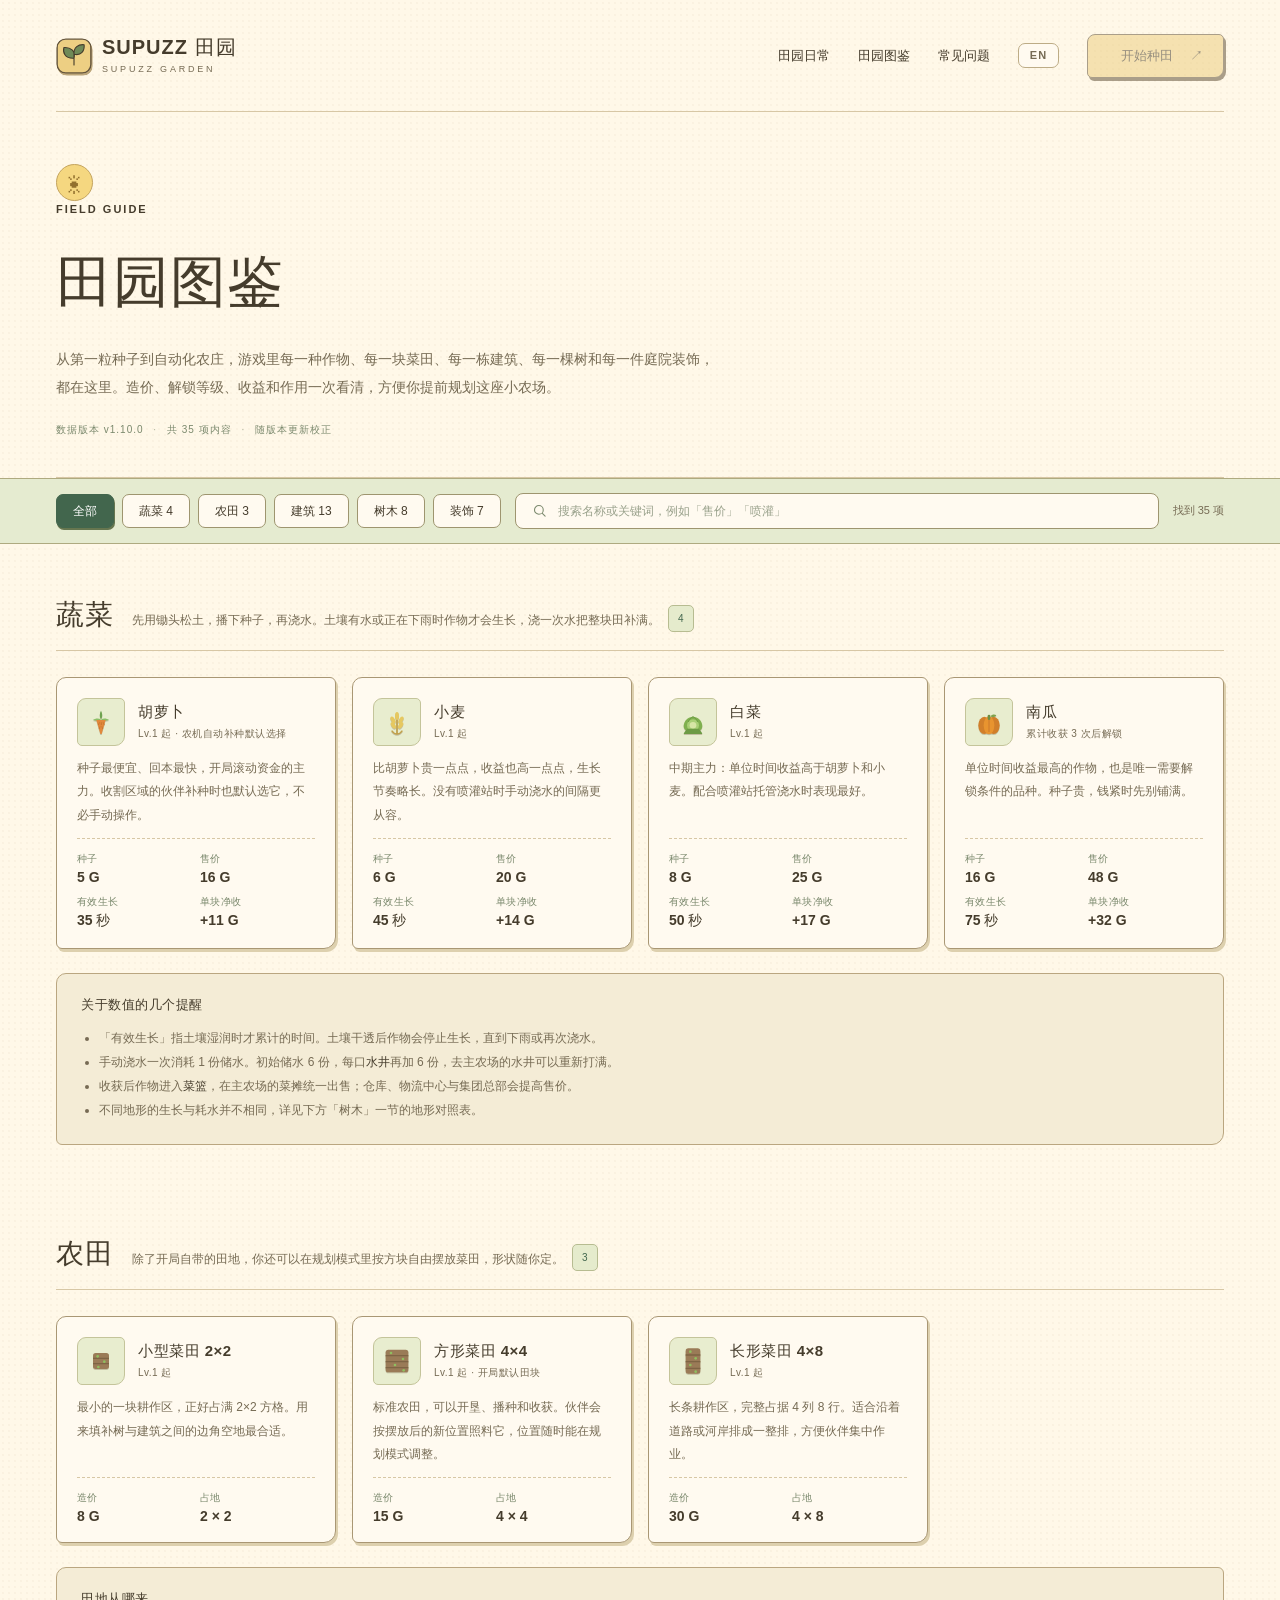
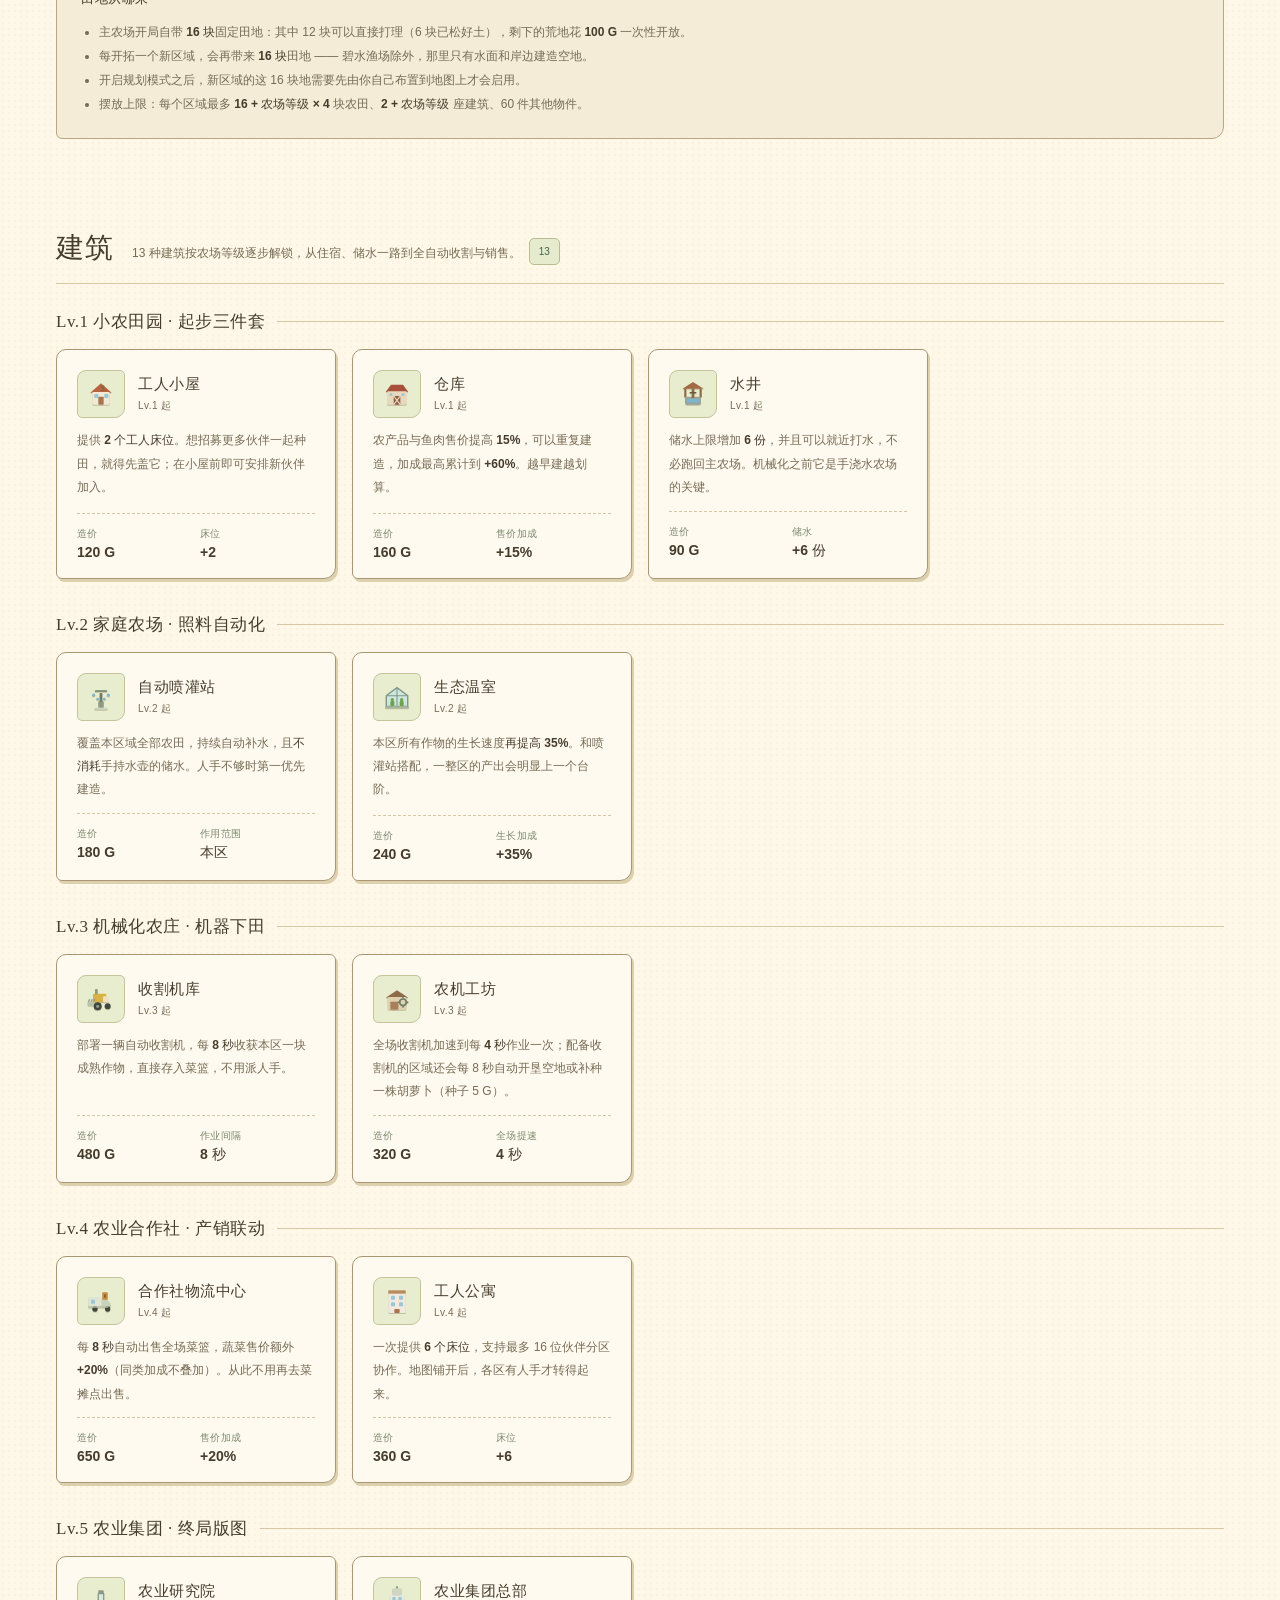
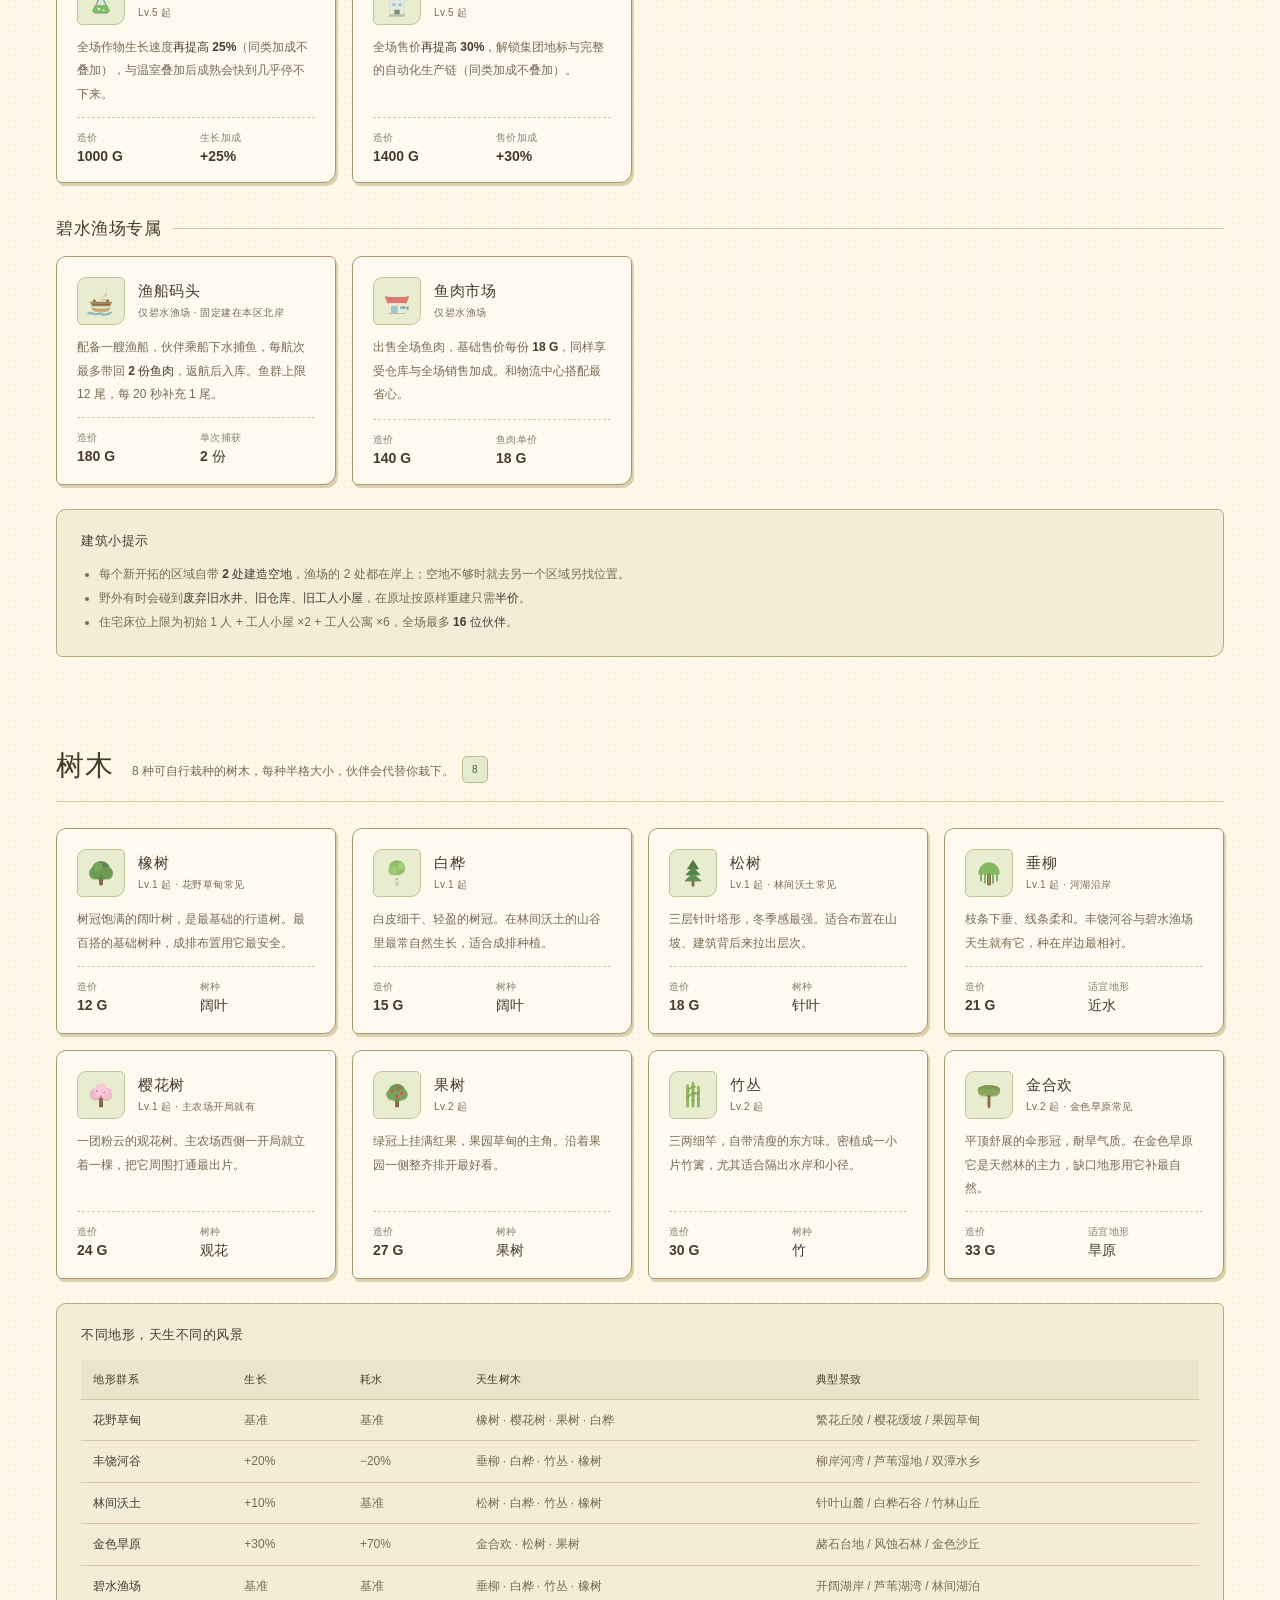
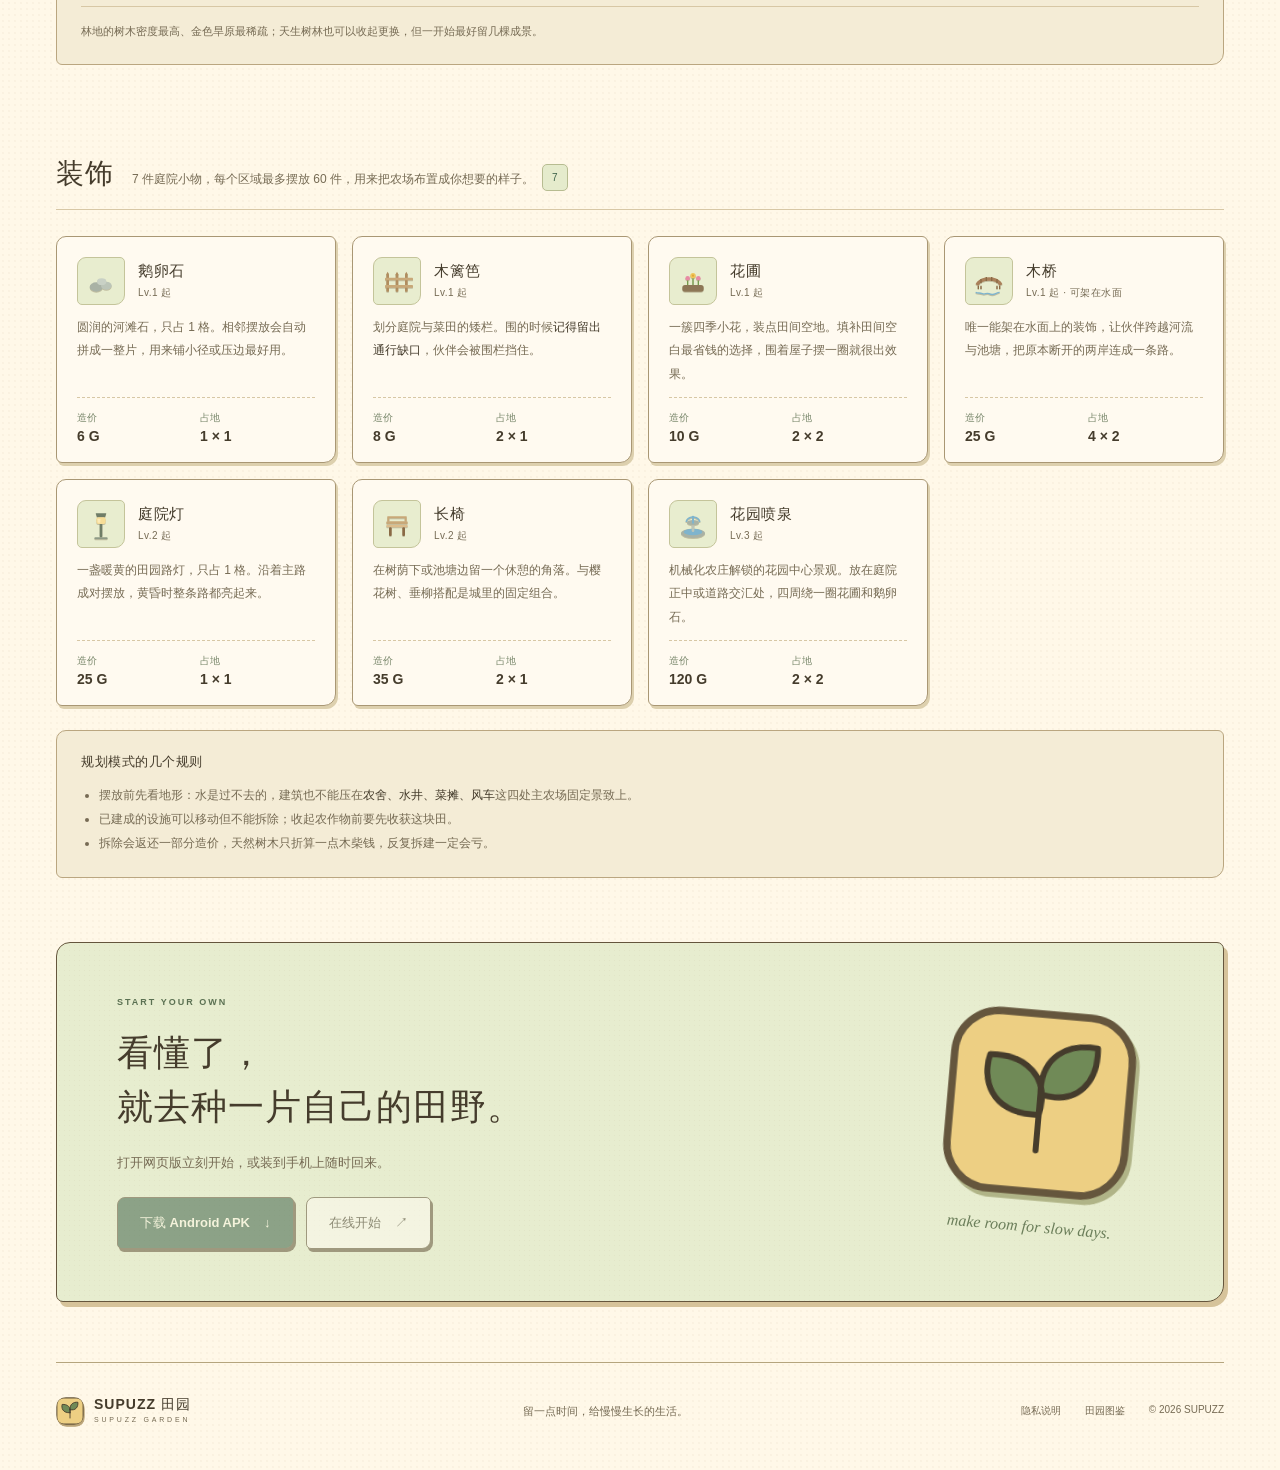
<file: guide.html>
<!doctype html>
<html lang="zh-CN">
<head>
  <meta charset="utf-8">
  <meta name="viewport" content="width=device-width,initial-scale=1">
  <meta name="robots" content="max-image-preview:large">
  <meta name="theme-color" content="#fff8e8">
  <title>SUPUZZ 田园图鉴 · 蔬菜 / 农田 / 建筑 / 树木 / 装饰</title>
  <meta name="description" content="SUPUZZ 田园（原名《田野之间》）完整内容图鉴：4 种蔬菜的种子价、售价与生长时间，3 种可布置菜田，13 种按等级解锁的建筑，8 种树木与 7 种庭院装饰，含造价、占地与解锁条件。">
  <link rel="canonical" href="https://game.supuzz.com/guide.html">
  <link rel="alternate" hreflang="zh-CN" href="https://game.supuzz.com/guide.html">
  <link rel="alternate" hreflang="en" href="https://game.supuzz.com/en/guide.html">
  <link rel="alternate" hreflang="x-default" href="https://game.supuzz.com/guide.html">
  <meta property="og:locale" content="zh_CN">
  <meta property="og:locale:alternate" content="en_US">
  <meta property="og:type" content="article">
  <meta property="og:site_name" content="SUPUZZ 田园">
  <meta property="og:title" content="SUPUZZ 田园图鉴 · SUPUZZ GARDEN">
  <meta property="og:description" content="作物、农田、建筑、树木、装饰一次查全：造价、解锁等级、效果与实际收益都在这里。">
  <meta property="og:url" content="https://game.supuzz.com/guide.html">
  <meta property="og:image" content="https://game.supuzz.com/assets/farm-preview.jpg">
  <meta property="og:image:width" content="1200">
  <meta property="og:image:height" content="630">
  <meta property="og:image:alt" content="SUPUZZ 田园：乡间小屋、菜田和农场伙伴">
  <link rel="icon" href="/favicon.ico" sizes="16x16 32x32 48x48">
  <link rel="icon" href="/assets/icon.svg" type="image/svg+xml" sizes="any">
  <link rel="icon" href="/assets/favicon-16x16.png" type="image/png" sizes="16x16">
  <link rel="icon" href="/assets/favicon-32x32.png" type="image/png" sizes="32x32">
  <link rel="apple-touch-icon" href="/assets/apple-touch-icon.png">
  <link rel="manifest" href="/manifest.json">
  <link rel="preconnect" href="https://game.supuzz.cn" crossorigin>
  <link rel="stylesheet" href="/site.css">
  <script defer src="/analytics.js"></script>
  <script defer src="/site.js"></script>
  <link rel="stylesheet" href="/comic.css">
</head>
<body>
  <a class="skip" href="#main">跳到正文</a>
  <svg class="sprite" aria-hidden="true" focusable="false"><defs>
    <symbol id="i-carrot" viewBox="0 0 48 48">
      <path d="M24 20c-3-4-2-9 0-13 2 4 3 9 0 13z" fill="#6ea24f"/>
      <path d="M24 20c-5-2-9-1-12 1 4 1 8 2 12-1z" fill="#8cbe66"/>
      <path d="M24 20c5-2 9-1 12 1-4 1-8 2-12-1z" fill="#8cbe66"/>
      <path d="M17 21h14l-6 21h-2z" fill="#e2893c"/>
      <path d="M21.5 25l-1.2 3M24.5 25l0 3M27.5 25l1.2 3M22.5 31l-1 3M25.5 31l1 3" fill="none" stroke="#c4712c" stroke-width="1.2" stroke-linecap="round"/>
    </symbol>
    <symbol id="i-cabbage" viewBox="0 0 48 48">
      <path d="M10 30c0-8 7-14 14-14s14 6 14 14c0 6-6 10-14 10S10 36 10 30z" fill="#7fb04f"/>
      <circle cx="24" cy="29" r="9" fill="#a9cf76"/>
      <circle cx="24" cy="29" r="5" fill="#d7e6a6"/>
      <path d="M16 34c-3 2-5 5-6 8h28c-1-3-3-6-6-8z" fill="#6d9b45"/>
      <path d="M24 16c-4 2-6 5-7 8M24 16c4 2 6 5 7 8" fill="none" stroke="#6d9b45" stroke-width="1.4"/>
    </symbol>
    <symbol id="i-pumpkin" viewBox="0 0 48 48">
      <ellipse cx="17" cy="29" rx="9" ry="13" fill="#d17f2a"/>
      <ellipse cx="31" cy="29" rx="9" ry="13" fill="#d17f2a"/>
      <ellipse cx="24" cy="29" rx="8" ry="13.5" fill="#e8942f"/>
      <rect x="22" y="13" width="4" height="8" rx="2" fill="#6d8f42"/>
      <path d="M26 15c3-3 7-3 9-1-2 3-6 4-9 1z" fill="#7fa34c"/>
      <path d="M24 21v18" fill="none" stroke="#c4712c" stroke-width="1.2"/>
    </symbol>
    <symbol id="i-wheat" viewBox="0 0 48 48">
      <path d="M24 42V15" fill="none" stroke="#c2a04a" stroke-width="2.4"/>
      <g fill="#e6c860">
        <ellipse cx="18" cy="21" rx="3" ry="5.6" transform="rotate(-32 18 21)"/>
        <ellipse cx="30" cy="21" rx="3" ry="5.6" transform="rotate(32 30 21)"/>
        <ellipse cx="18.5" cy="29" rx="3" ry="5.6" transform="rotate(-32 18.5 29)"/>
        <ellipse cx="29.5" cy="29" rx="3" ry="5.6" transform="rotate(32 29.5 29)"/>
        <ellipse cx="24" cy="15" rx="3" ry="6"/>
      </g>
      <path d="M24 42c-4 0-6-2-8-5M24 42c4 0 6-2 8-5" fill="none" stroke="#c2a04a" stroke-width="2"/>
    </symbol>
    <symbol id="i-field-small" viewBox="0 0 48 48">
      <rect x="12" y="12" width="24" height="24" rx="4" fill="#9a7b57"/>
      <path d="M12 20h24M12 28h24" fill="none" stroke="#7e6444" stroke-width="2"/>
      <g fill="#8fbf5f"><circle cx="19" cy="17" r="2"/><circle cx="29" cy="25" r="2"/><circle cx="20" cy="33" r="2"/></g>
    </symbol>
    <symbol id="i-field" viewBox="0 0 48 48">
      <rect x="7" y="7" width="34" height="34" rx="4" fill="#9a7b57"/>
      <path d="M7 16h34M7 25h34M7 34h34" fill="none" stroke="#7e6444" stroke-width="2"/>
      <g fill="#8fbf5f"><circle cx="15" cy="12" r="2"/><circle cx="33" cy="21" r="2"/><circle cx="21" cy="30" r="2"/><circle cx="34" cy="38" r="2"/></g>
    </symbol>
    <symbol id="i-field-long" viewBox="0 0 48 48">
      <rect x="13" y="5" width="22" height="38" rx="4" fill="#9a7b57"/>
      <path d="M13 15h22M13 25h22M13 35h22" fill="none" stroke="#7e6444" stroke-width="2"/>
      <g fill="#8fbf5f"><circle cx="20" cy="10" r="2"/><circle cx="28" cy="20" r="2"/><circle cx="20" cy="30" r="2"/><circle cx="28" cy="40" r="2"/></g>
    </symbol>
    <symbol id="i-cottage" viewBox="0 0 48 48">
      <path d="M8 22 24 8l16 14H8z" fill="#b5643f"/>
      <rect x="11" y="21" width="26" height="19" rx="2" fill="#f3ead6"/>
      <rect x="20" y="28" width="8" height="12" rx="1" fill="#a9754d"/>
      <rect x="14" y="24" width="6" height="6" rx="1" fill="#9ac6d8"/>
      <rect x="29" y="24" width="6" height="6" rx="1" fill="#9ac6d8"/>
      <rect x="25" y="11" width="4" height="8" rx="1" fill="#8a6a45"/>
    </symbol>
    <symbol id="i-barn" viewBox="0 0 48 48">
      <path d="M7 21 15 10h18l8 11z" fill="#a8503a"/>
      <rect x="9" y="20" width="30" height="20" rx="2" fill="#e6d9bd"/>
      <rect x="19" y="27" width="10" height="13" rx="1" fill="#8f5f3e"/>
      <path d="M19 27l10 13M29 27L19 40" fill="none" stroke="#efe5cf" stroke-width="1.6"/>
      <rect x="13" y="23" width="4" height="4" rx="1" fill="#9ac6d8"/>
      <rect x="31" y="23" width="4" height="4" rx="1" fill="#9ac6d8"/>
    </symbol>
    <symbol id="i-well" viewBox="0 0 48 48">
      <path d="M8 16 24 6l16 10H8z" fill="#a36a44"/>
      <rect x="11" y="16" width="3" height="13" fill="#8a6a45"/>
      <rect x="34" y="16" width="3" height="13" fill="#8a6a45"/>
      <rect x="12" y="28" width="24" height="12" rx="3" fill="#9aa394"/>
      <rect x="14" y="31" width="20" height="6" rx="2" fill="#7fb4cd"/>
      <rect x="22" y="16" width="4" height="14" fill="#8a6a45"/>
      <path d="M19 22h10" fill="none" stroke="#6d5638" stroke-width="2"/>
    </symbol>
    <symbol id="i-sprinkler" viewBox="0 0 48 48">
      <rect x="20" y="30" width="8" height="10" rx="2" fill="#8e9a86"/>
      <rect x="22" y="18" width="4" height="13" rx="1" fill="#6f7d67"/>
      <path d="M16 15h16" fill="none" stroke="#6f7d67" stroke-width="2.6" stroke-linecap="round"/>
      <g fill="#7fb4cd"><circle cx="13" cy="21" r="2.4"/><circle cx="35" cy="21" r="2.4"/><circle cx="19" cy="27" r="2"/><circle cx="29" cy="27" r="2"/></g>
      <rect x="14" y="40" width="20" height="3" rx="1.5" fill="#c8d3bb"/>
    </symbol>
    <symbol id="i-greenhouse" viewBox="0 0 48 48">
      <path d="M8 38V22l16-12 16 12v16z" fill="#cfe6dc"/>
      <path d="M8 38V22l16-12 16 12v16z" fill="none" stroke="#7f9b8c" stroke-width="2"/>
      <path d="M24 10v28M8 22h32" fill="none" stroke="#7f9b8c" stroke-width="1.6"/>
      <g fill="#6fa24f"><rect x="14" y="30" width="6" height="8" rx="2"/><rect x="28" y="30" width="6" height="8" rx="2"/><circle cx="17" cy="28" r="2.5"/><circle cx="31" cy="28" r="2.5"/></g>
      <rect x="6" y="38" width="36" height="3" rx="1.5" fill="#a8b79c"/>
    </symbol>
    <symbol id="i-harvester" viewBox="0 0 48 48">
      <rect x="12" y="16" width="20" height="13" rx="2" fill="#d9b344"/>
      <rect x="27" y="20" width="9" height="9" rx="2" fill="#f0e2c0"/>
      <circle cx="19" cy="35" r="6" fill="#40473d"/>
      <circle cx="19" cy="35" r="2.4" fill="#8e9a86"/>
      <circle cx="34" cy="35" r="4.5" fill="#40473d"/>
      <rect x="4" y="28" width="9" height="6" rx="1" fill="#b9c3ad"/>
      <path d="M5 28l2-4M9 28l2-4M13 28l2-4" fill="none" stroke="#8e9a86" stroke-width="1.6"/>
      <rect x="15" y="9" width="4" height="8" rx="1" fill="#8e9a86"/>
    </symbol>
    <symbol id="i-workshop" viewBox="0 0 48 48">
      <path d="M7 22 24 11l17 11H7z" fill="#8d6a49"/>
      <rect x="10" y="21" width="28" height="19" rx="2" fill="#dfd0ae"/>
      <rect x="14" y="28" width="12" height="12" rx="1" fill="#a9805a"/>
      <circle cx="33" cy="29" r="5" fill="none" stroke="#6f7d67" stroke-width="2.6"/>
      <path d="M33 23v-2M33 37v-2M27 29h-2M39 29h2" fill="none" stroke="#6f7d67" stroke-width="2.2"/>
    </symbol>
    <symbol id="i-logistics" viewBox="0 0 48 48">
      <rect x="5" y="18" width="20" height="14" rx="2" fill="#e0e5d3"/>
      <path d="M25 22h8l6 6v4H25z" fill="#c8d3bb"/>
      <rect x="9" y="22" width="6" height="6" rx="1" fill="#9ac6d8"/>
      <circle cx="15" cy="36" r="4" fill="#40473d"/>
      <circle cx="34" cy="36" r="4" fill="#40473d"/>
      <rect x="26" y="11" width="8" height="11" rx="1" fill="#c98b3c"/>
      <path d="M30 14v5M28.5 16.5h3" fill="none" stroke="#7a5320" stroke-width="1.6"/>
      <rect x="5" y="32" width="30" height="2" fill="#b7c2aa"/>
    </symbol>
    <symbol id="i-dorm" viewBox="0 0 48 48">
      <rect x="11" y="8" width="26" height="34" rx="2" fill="#efeadd"/>
      <rect x="11" y="8" width="26" height="5" fill="#b98a5e"/>
      <g fill="#9ac6d8"><rect x="15" y="16" width="6" height="6" rx="1"/><rect x="27" y="16" width="6" height="6" rx="1"/><rect x="15" y="26" width="6" height="6" rx="1"/><rect x="27" y="26" width="6" height="6" rx="1"/></g>
      <rect x="20" y="36" width="8" height="6" rx="1" fill="#a9754d"/>
    </symbol>
    <symbol id="i-research" viewBox="0 0 48 48">
      <rect x="20" y="8" width="8" height="5" rx="1" fill="#8e9a86"/>
      <path d="M20 13h8v10l7 14a3 3 0 0 1-3 4H16a3 3 0 0 1-3-4l7-14z" fill="#dfe8dd" stroke="#7f9b8c" stroke-width="1.8"/>
      <path d="M15 30h18l4 7a3 3 0 0 1-3 4H14a3 3 0 0 1-3-4z" fill="#7fc06a"/>
      <circle cx="21" cy="36" r="1.8" fill="#e9f5e4"/><circle cx="28" cy="38" r="1.4" fill="#e9f5e4"/>
    </symbol>
    <symbol id="i-hq" viewBox="0 0 48 48">
      <rect x="13" y="14" width="22" height="30" rx="2" fill="#e6e9dd"/>
      <rect x="17" y="5" width="14" height="11" rx="2" fill="#cfd6c4"/>
      <path d="M24 5V2" fill="none" stroke="#6f7d67" stroke-width="2"/>
      <g fill="#9ac6d8"><rect x="17" y="18" width="5" height="5" rx="1"/><rect x="26" y="18" width="5" height="5" rx="1"/><rect x="17" y="27" width="5" height="5" rx="1"/><rect x="26" y="27" width="5" height="5" rx="1"/></g>
      <rect x="20" y="37" width="8" height="7" rx="1" fill="#7f8f79"/>
      <rect x="12" y="44" width="24" height="2" rx="1" fill="#b7c2aa"/>
    </symbol>
    <symbol id="i-boathouse" viewBox="0 0 48 48">
      <path d="M8 25h32v3H8z" fill="#a9805a"/>
      <path d="M10 28h28v3H10z" fill="#8a6a45"/>
      <rect x="12" y="22" width="4" height="3" fill="#8a6a45"/>
      <rect x="32" y="22" width="4" height="3" fill="#8a6a45"/>
      <path d="M10 33c6 3 22 3 28 0 0 4-6 7-14 7s-14-3-14-7z" fill="#c9a86a"/>
      <path d="M25 21V13l8 8z" fill="#f3ead6"/>
      <path d="M25 21l8-8v-3l-8 8z" fill="#dcd2ba"/>
      <path d="M4 41c4 2 6 0 10 2s6-2 10 0 6 2 10 0 6-2 6-2" fill="none" stroke="#7fb4cd" stroke-width="2"/>
    </symbol>
    <symbol id="i-fishmarket" viewBox="0 0 48 48">
      <path d="M6 17h36l-4 10H10z" fill="#d97b6c"/>
      <rect x="10" y="14" width="28" height="4" fill="#f2e3dc"/>
      <rect x="11" y="27" width="26" height="15" rx="2" fill="#f3ead6"/>
      <rect x="15" y="31" width="10" height="11" rx="1" fill="#9ac6d8"/>
      <path d="M28 34c3-3 8-3 9 0-3 3-8 3-9 0z" fill="#6fa8bf"/>
      <path d="M37 34l4-3v6z" fill="#6fa8bf"/>
      <circle cx="31" cy="35" r="1" fill="#fff"/>
    </symbol>
    <symbol id="i-oak" viewBox="0 0 48 48">
      <rect x="21" y="26" width="6" height="16" rx="2" fill="#8a6a45"/>
      <circle cx="24" cy="20" r="14" fill="#5f8a4e"/>
      <circle cx="15" cy="24" r="9" fill="#6f9a56"/>
      <circle cx="33" cy="24" r="9" fill="#6f9a56"/>
      <circle cx="20" cy="15" r="7" fill="#79a45e"/>
    </symbol>
    <symbol id="i-birch" viewBox="0 0 48 48">
      <rect x="22" y="20" width="4" height="22" rx="1.6" fill="#efe9dd"/>
      <path d="M22 26h4M22 33h4M22 39h4" fill="none" stroke="#a89b86" stroke-width="1.6"/>
      <ellipse cx="24" cy="16" rx="12" ry="11" fill="#8cbf66"/>
      <ellipse cx="18" cy="20" rx="7" ry="6" fill="#9bcc72"/>
      <circle cx="30" cy="14" r="5" fill="#a3d17a"/>
    </symbol>
    <symbol id="i-pine" viewBox="0 0 48 48">
      <rect x="22" y="34" width="4" height="10" rx="1.5" fill="#8a6a45"/>
      <path d="M24 4 33 18H15z" fill="#4f7a45"/>
      <path d="M24 14 35 27H13z" fill="#56854a"/>
      <path d="M24 24 37 36H11z" fill="#5e8f50"/>
    </symbol>
    <symbol id="i-willow" viewBox="0 0 48 48">
      <rect x="21" y="24" width="6" height="18" rx="2" fill="#8a6a45"/>
      <path d="M8 25c0-9 7-17 16-17s16 8 16 17z" fill="#86b862"/>
      <path d="M12 25v10M18 25v13M24 25v15M30 25v13M36 25v10" fill="none" stroke="#7aa856" stroke-width="2.4" stroke-linecap="round"/>
    </symbol>
    <symbol id="i-cherry" viewBox="0 0 48 48">
      <rect x="21" y="26" width="6" height="16" rx="2" fill="#8a6a45"/>
      <circle cx="16" cy="22" r="9" fill="#f0b6c8"/>
      <circle cx="32" cy="22" r="9" fill="#f2c0d0"/>
      <circle cx="24" cy="16" r="10" fill="#f6cad7"/>
      <g fill="#e08aa4"><circle cx="18" cy="18" r="1.6"/><circle cx="29" cy="20" r="1.6"/><circle cx="24" cy="26" r="1.6"/></g>
    </symbol>
    <symbol id="i-fruit" viewBox="0 0 48 48">
      <rect x="21" y="26" width="6" height="16" rx="2" fill="#8a6a45"/>
      <circle cx="24" cy="20" r="13" fill="#6f9a56"/>
      <circle cx="16" cy="23" r="8" fill="#79a45e"/>
      <circle cx="32" cy="23" r="8" fill="#79a45e"/>
      <g fill="#d9534f"><circle cx="17" cy="18" r="2.6"/><circle cx="31" cy="21" r="2.6"/><circle cx="24" cy="26" r="2.6"/><circle cx="27" cy="13" r="2.6"/></g>
    </symbol>
    <symbol id="i-bamboo" viewBox="0 0 48 48">
      <g fill="#8fb65a"><rect x="14" y="8" width="4" height="34" rx="2"/><rect x="22" y="4" width="4" height="38" rx="2"/><rect x="30" y="10" width="4" height="32" rx="2"/></g>
      <path d="M14 18h4M14 28h4M22 12h4M22 22h4M22 32h4M30 20h4M30 30h4" fill="none" stroke="#6f9a45" stroke-width="1.4"/>
      <path d="M16 16c4-3 8-5 12-5M16 25c4-2 8-3 12-3M34 23c-4-2-8-3-12-3" fill="none" stroke="#7fae4e" stroke-width="1.8"/>
    </symbol>
    <symbol id="i-acacia" viewBox="0 0 48 48">
      <rect x="22" y="26" width="4" height="17" rx="1.6" fill="#8a6a45"/>
      <path d="M24 27l-6-8M24 27l6-8" fill="none" stroke="#8a6a45" stroke-width="2.4"/>
      <ellipse cx="24" cy="16" rx="17" ry="7" fill="#7d9a52"/>
      <ellipse cx="18" cy="20" rx="10" ry="5" fill="#89a75c"/>
      <ellipse cx="30" cy="20" rx="10" ry="5" fill="#89a75c"/>
    </symbol>
    <symbol id="i-pebble" viewBox="0 0 48 48">
      <ellipse cx="17" cy="33" rx="10" ry="7" fill="#a9b2a5"/>
      <ellipse cx="32" cy="31" rx="8" ry="6" fill="#bcc5b8"/>
      <ellipse cx="25" cy="25" rx="7" ry="5" fill="#c9d1c5"/>
    </symbol>
    <symbol id="i-fence" viewBox="0 0 48 48">
      <path d="M10 10l2 4h-4zM24 10l2 4h-4zM38 10l2 4h-4z" fill="#b08d5f"/>
      <g fill="#b08d5f"><rect x="8" y="13" width="4" height="27" rx="1"/><rect x="22" y="13" width="4" height="27" rx="1"/><rect x="36" y="13" width="4" height="27" rx="1"/></g>
      <rect x="6" y="19" width="42" height="4" rx="1" fill="#c8a878"/>
      <rect x="6" y="30" width="42" height="4" rx="1" fill="#c8a878"/>
    </symbol>
    <symbol id="i-flowerbed" viewBox="0 0 48 48">
      <rect x="8" y="30" width="32" height="10" rx="4" fill="#8d7756"/>
      <path d="M16 30V22M24 30V18M32 30V22" fill="none" stroke="#6f9a45" stroke-width="1.8"/>
      <g fill="#e88aa4"><circle cx="16" cy="20" r="3.4"/><circle cx="32" cy="20" r="3.4"/></g>
      <circle cx="24" cy="16" r="4" fill="#f0c65a"/>
      <circle cx="24" cy="16" r="1.6" fill="#e0a63c"/>
    </symbol>
    <symbol id="i-lantern" viewBox="0 0 48 48">
      <rect x="22" y="20" width="4" height="24" rx="1.5" fill="#6f7d67"/>
      <path d="M16 8h16l-2 6H18z" fill="#6f7d67"/>
      <rect x="17" y="14" width="14" height="10" rx="3" fill="#f6dd97"/>
      <rect x="19" y="16" width="4" height="6" rx="1" fill="#fbeab8"/>
      <rect x="14" y="44" width="20" height="3" rx="1.5" fill="#8e9a86"/>
    </symbol>
    <symbol id="i-bench" viewBox="0 0 48 48">
      <path d="M11 20v-6h26v6" fill="none" stroke="#c8a878" stroke-width="3"/>
      <rect x="8" y="20" width="32" height="4" rx="1.5" fill="#c8a878"/>
      <rect x="8" y="25" width="32" height="4" rx="1.5" fill="#dcbd8c"/>
      <rect x="12" y="29" width="4" height="13" rx="1.5" fill="#8a6a45"/>
      <rect x="32" y="29" width="4" height="13" rx="1.5" fill="#8a6a45"/>
    </symbol>
    <symbol id="i-fountain" viewBox="0 0 48 48">
      <ellipse cx="24" cy="38" rx="18" ry="7" fill="#a9b2a5"/>
      <ellipse cx="24" cy="36" rx="14" ry="5" fill="#7fb4cd"/>
      <rect x="22" y="24" width="4" height="12" rx="2" fill="#bcc5b8"/>
      <ellipse cx="24" cy="22" rx="9" ry="4" fill="#a9b2a5"/>
      <path d="M24 22v-9" fill="none" stroke="#7fb4cd" stroke-width="3" stroke-linecap="round"/>
      <path d="M14 21c0-6 10-8 10-8s10 2 10 8" fill="none" stroke="#7fb4cd" stroke-width="2.4"/>
    </symbol>
    <symbol id="i-bridge" viewBox="0 0 48 48">
      <path d="M6 30c6-12 30-12 36 0" fill="none" stroke="#a9805a" stroke-width="5"/>
      <g fill="none" stroke="#8a6a45" stroke-width="2"><path d="M12 27v-6M20 24v-6M28 24v-6M36 27v-6M8 31v5M12 31v5M36 31v5M40 31v5"/></g>
      <path d="M4 41c4 2 6 0 10 2s6-2 10 0 6 2 10 0 6-2 6-2" fill="none" stroke="#7fb4cd" stroke-width="2"/>
    </symbol>
  </defs></svg>

  <header class="site-header wrap">
    <a class="brand" href="/" aria-label="SUPUZZ 田园首页"><img src="/assets/icon.svg" alt="" width="36" height="36"><span>SUPUZZ 田园<small>SUPUZZ GARDEN</small></span></a>
    <nav aria-label="主导航"><a href="/#life">田园日常</a><a href="/guide.html">田园图鉴</a><a href="/#questions">常见问题</a><a class="nav-lang" href="/en/guide.html" hreflang="en" lang="en" title="Switch to English">EN</a><a class="nav-play" href="https://game.supuzz.cn/play/?lang=zh-CN" data-game-event="web_launch" aria-disabled="true" tabindex="-1"><span class="nav-play-full">开始种田</span><span class="nav-play-short">开始</span> <span aria-hidden="true">↗</span></a></nav>
  </header>

  <main id="main">
    <section class="guide-hero wrap">
      <p class="eyebrow"><span class="sun" aria-hidden="true">☀</span> FIELD GUIDE</p>
      <h1>田园图鉴</h1>
      <p class="guide-lead">从第一粒种子到自动化农庄，游戏里每一种作物、每一块菜田、每一栋建筑、每一棵树和每一件庭院装饰，都在这里。造价、解锁等级、收益和作用一次看清，方便你提前规划这座小农场。</p>
      <p class="guide-meta">数据版本 v1.10.0 <span>·</span> 共 35 项内容 <span>·</span> 随版本更新校正</p>
    </section>

    <div class="toolbar">
      <div class="wrap">
        <div class="chips" role="group" aria-label="按分类筛选">
          <button class="chip" type="button" data-filter="all" aria-pressed="true">全部</button>
          <button class="chip" type="button" data-filter="crops" aria-pressed="false">蔬菜 4</button>
          <button class="chip" type="button" data-filter="fields" aria-pressed="false">农田 3</button>
          <button class="chip" type="button" data-filter="buildings" aria-pressed="false">建筑 13</button>
          <button class="chip" type="button" data-filter="trees" aria-pressed="false">树木 8</button>
          <button class="chip" type="button" data-filter="decor" aria-pressed="false">装饰 7</button>
        </div>
        <div class="gsearch">
          <label class="sr-only" for="gsearch">搜索图鉴内容</label>
          <svg viewBox="0 0 24 24" aria-hidden="true"><circle cx="11" cy="11" r="7"/><path d="M16.5 16.5 21 21"/></svg>
          <input id="gsearch" type="search" placeholder="搜索名称或关键词，例如「售价」「喷灌」" autocomplete="off">
        </div>
        <p class="gcount" id="gcount" aria-live="polite">35</p>
      </div>
    </div>

    <div class="wrap">
      <p class="gempty" id="gempty" hidden>没有找到匹配的内容，换个关键词试试。</p>

      <!-- ============ 蔬菜 ============ -->
      <section class="gsection" id="crops" data-cat="crops">
        <div class="gsection-head">
          <h2>蔬菜</h2>
          <p>先用锄头松土，播下种子，再浇水。土壤有水或正在下雨时作物才会生长，浇一次水把整块田补满。<span class="gcount-badge">4</span></p>
        </div>
        <div class="ggrid">
          <article class="gcard" data-search="胡萝卜 carrot 默认种子 自动补种">
            <div class="gcard-top"><span class="gicon"><svg viewBox="0 0 48 48" aria-hidden="true"><use href="#i-carrot"/></svg></span><div><h3 class="gname">胡萝卜</h3><span class="gtag">Lv.1 起 · 农机自动补种默认选择</span></div></div>
            <p class="gdesc">种子最便宜、回本最快，开局滚动资金的主力。收割区域的伙伴补种时也默认选它，不必手动操作。</p>
            <div class="gstats">
              <div class="gstat">种子<b>5 G</b></div>
              <div class="gstat">售价<b>16 G</b></div>
              <div class="gstat">有效生长<b>35 秒</b></div>
              <div class="gstat">单块净收<b>+11 G</b></div>
            </div>
          </article>
          <article class="gcard" data-search="小麦 wheat">
            <div class="gcard-top"><span class="gicon"><svg viewBox="0 0 48 48" aria-hidden="true"><use href="#i-wheat"/></svg></span><div><h3 class="gname">小麦</h3><span class="gtag">Lv.1 起</span></div></div>
            <p class="gdesc">比胡萝卜贵一点点，收益也高一点点，生长节奏略长。没有喷灌站时手动浇水的间隔更从容。</p>
            <div class="gstats">
              <div class="gstat">种子<b>6 G</b></div>
              <div class="gstat">售价<b>20 G</b></div>
              <div class="gstat">有效生长<b>45 秒</b></div>
              <div class="gstat">单块净收<b>+14 G</b></div>
            </div>
          </article>
          <article class="gcard" data-search="白菜 cabbage 白萝卜">
            <div class="gcard-top"><span class="gicon"><svg viewBox="0 0 48 48" aria-hidden="true"><use href="#i-cabbage"/></svg></span><div><h3 class="gname">白菜</h3><span class="gtag">Lv.1 起</span></div></div>
            <p class="gdesc">中期主力：单位时间收益高于胡萝卜和小麦。配合喷灌站托管浇水时表现最好。</p>
            <div class="gstats">
              <div class="gstat">种子<b>8 G</b></div>
              <div class="gstat">售价<b>25 G</b></div>
              <div class="gstat">有效生长<b>50 秒</b></div>
              <div class="gstat">单块净收<b>+17 G</b></div>
            </div>
          </article>
          <article class="gcard" data-search="南瓜 pumpkin 收益最高 解锁 收获3次">
            <div class="gcard-top"><span class="gicon"><svg viewBox="0 0 48 48" aria-hidden="true"><use href="#i-pumpkin"/></svg></span><div><h3 class="gname">南瓜</h3><span class="gtag">累计收获 3 次后解锁</span></div></div>
            <p class="gdesc">单位时间收益最高的作物，也是唯一需要解锁条件的品种。种子贵，钱紧时先别铺满。</p>
            <div class="gstats">
              <div class="gstat">种子<b>16 G</b></div>
              <div class="gstat">售价<b>48 G</b></div>
              <div class="gstat">有效生长<b>75 秒</b></div>
              <div class="gstat">单块净收<b>+32 G</b></div>
            </div>
          </article>
        </div>
        <div class="gnote">
          <h4>关于数值的几个提醒</h4>
          <ul>
            <li>「有效生长」指土壤湿润时才累计的时间。土壤干透后作物会停止生长，直到下雨或再次浇水。</li>
            <li>手动浇水一次消耗 1 份储水。初始储水 6 份，每口<b>水井</b>再加 6 份，去主农场的水井可以重新打满。</li>
            <li>收获后作物进入<b>菜篮</b>，在主农场的菜摊统一出售；仓库、物流中心与集团总部会提高售价。</li>
            <li>不同地形的生长与耗水并不相同，详见下方「树木」一节的地形对照表。</li>
          </ul>
        </div>
      </section>

      <!-- ============ 农田 ============ -->
      <section class="gsection" id="fields" data-cat="fields">
        <div class="gsection-head">
          <h2>农田</h2>
          <p>除了开局自带的田地，你还可以在规划模式里按方块自由摆放菜田，形状随你定。<span class="gcount-badge">3</span></p>
        </div>
        <div class="ggrid">
          <article class="gcard" data-search="小型菜田 fieldSmall 2x2">
            <div class="gcard-top"><span class="gicon"><svg viewBox="0 0 48 48" aria-hidden="true"><use href="#i-field-small"/></svg></span><div><h3 class="gname">小型菜田 2×2</h3><span class="gtag">Lv.1 起</span></div></div>
            <p class="gdesc">最小的一块耕作区，正好占满 2×2 方格。用来填补树与建筑之间的边角空地最合适。</p>
            <div class="gstats">
              <div class="gstat">造价<b>8 G</b></div>
              <div class="gstat">占地<b>2 × 2</b></div>
            </div>
          </article>
          <article class="gcard" data-search="方形菜田 field 4x4 默认">
            <div class="gcard-top"><span class="gicon"><svg viewBox="0 0 48 48" aria-hidden="true"><use href="#i-field"/></svg></span><div><h3 class="gname">方形菜田 4×4</h3><span class="gtag">Lv.1 起 · 开局默认田块</span></div></div>
            <p class="gdesc">标准农田，可以开垦、播种和收获。伙伴会按摆放后的新位置照料它，位置随时能在规划模式调整。</p>
            <div class="gstats">
              <div class="gstat">造价<b>15 G</b></div>
              <div class="gstat">占地<b>4 × 4</b></div>
            </div>
          </article>
          <article class="gcard" data-search="长形菜田 fieldLong 4x8">
            <div class="gcard-top"><span class="gicon"><svg viewBox="0 0 48 48" aria-hidden="true"><use href="#i-field-long"/></svg></span><div><h3 class="gname">长形菜田 4×8</h3><span class="gtag">Lv.1 起</span></div></div>
            <p class="gdesc">长条耕作区，完整占据 4 列 8 行。适合沿着道路或河岸排成一整排，方便伙伴集中作业。</p>
            <div class="gstats">
              <div class="gstat">造价<b>30 G</b></div>
              <div class="gstat">占地<b>4 × 8</b></div>
            </div>
          </article>
        </div>
        <div class="gnote">
          <h4>田地从哪来</h4>
          <ul>
            <li>主农场开局自带 <b>16 块</b>固定田地：其中 12 块可以直接打理（6 块已松好土），剩下的荒地花 <b>100 G</b> 一次性开放。</li>
            <li>每开拓一个新区域，会再带来 <b>16 块</b>田地 —— 碧水渔场除外，那里只有水面和岸边建造空地。</li>
            <li>开启规划模式之后，新区域的这 16 块地需要先由你自己布置到地图上才会启用。</li>
            <li>摆放上限：每个区域最多 <b>16 + 农场等级 × 4</b> 块农田、<b>2 + 农场等级</b> 座建筑、60 件其他物件。</li>
          </ul>
        </div>
      </section>

      <!-- ============ 建筑 ============ -->
      <section class="gsection" id="buildings" data-cat="buildings">
        <div class="gsection-head">
          <h2>建筑</h2>
          <p>13 种建筑按农场等级逐步解锁，从住宿、储水一路到全自动收割与销售。<span class="gcount-badge">13</span></p>
        </div>

        <h3 class="gsub">Lv.1 小农田园 · 起步三件套</h3>
        <div class="ggrid">
          <article class="gcard" data-search="工人小屋 cottage 床位 招募">
            <div class="gcard-top"><span class="gicon"><svg viewBox="0 0 48 48" aria-hidden="true"><use href="#i-cottage"/></svg></span><div><h3 class="gname">工人小屋</h3><span class="gtag">Lv.1 起</span></div></div>
            <p class="gdesc">提供 <b>2 个工人床位</b>。想招募更多伙伴一起种田，就得先盖它；在小屋前即可安排新伙伴加入。</p>
            <div class="gstats"><div class="gstat">造价<b>120 G</b></div><div class="gstat">床位<b>+2</b></div></div>
          </article>
          <article class="gcard" data-search="仓库 barn 售价 加成 15%">
            <div class="gcard-top"><span class="gicon"><svg viewBox="0 0 48 48" aria-hidden="true"><use href="#i-barn"/></svg></span><div><h3 class="gname">仓库</h3><span class="gtag">Lv.1 起</span></div></div>
            <p class="gdesc">农产品与鱼肉售价提高 <b>15%</b>，可以重复建造，加成最高累计到 <b>+60%</b>。越早建越划算。</p>
            <div class="gstats"><div class="gstat">造价<b>160 G</b></div><div class="gstat">售价加成<b>+15%</b></div></div>
          </article>
          <article class="gcard" data-search="水井 well 储水 打水">
            <div class="gcard-top"><span class="gicon"><svg viewBox="0 0 48 48" aria-hidden="true"><use href="#i-well"/></svg></span><div><h3 class="gname">水井</h3><span class="gtag">Lv.1 起</span></div></div>
            <p class="gdesc">储水上限增加 <b>6 份</b>，并且可以就近打水，不必跑回主农场。机械化之前它是手浇水农场的关键。</p>
            <div class="gstats"><div class="gstat">造价<b>90 G</b></div><div class="gstat">储水<b>+6 份</b></div></div>
          </article>
        </div>

        <h3 class="gsub">Lv.2 家庭农场 · 照料自动化</h3>
        <div class="ggrid">
          <article class="gcard" data-search="自动喷灌站 sprinkler 浇水 补水">
            <div class="gcard-top"><span class="gicon"><svg viewBox="0 0 48 48" aria-hidden="true"><use href="#i-sprinkler"/></svg></span><div><h3 class="gname">自动喷灌站</h3><span class="gtag">Lv.2 起</span></div></div>
            <p class="gdesc">覆盖本区域全部农田，持续自动补水，且<b>不消耗</b>手持水壶的储水。人手不够时第一优先建造。</p>
            <div class="gstats"><div class="gstat">造价<b>180 G</b></div><div class="gstat">作用范围<b>本区</b></div></div>
          </article>
          <article class="gcard" data-search="生态温室 greenhouse 生长 35%">
            <div class="gcard-top"><span class="gicon"><svg viewBox="0 0 48 48" aria-hidden="true"><use href="#i-greenhouse"/></svg></span><div><h3 class="gname">生态温室</h3><span class="gtag">Lv.2 起</span></div></div>
            <p class="gdesc">本区所有作物的生长速度<b>再提高 35%</b>。和喷灌站搭配，一整区的产出会明显上一个台阶。</p>
            <div class="gstats"><div class="gstat">造价<b>240 G</b></div><div class="gstat">生长加成<b>+35%</b></div></div>
          </article>
        </div>

        <h3 class="gsub">Lv.3 机械化农庄 · 机器下田</h3>
        <div class="ggrid">
          <article class="gcard" data-search="收割机库 harvester 自动收获">
            <div class="gcard-top"><span class="gicon"><svg viewBox="0 0 48 48" aria-hidden="true"><use href="#i-harvester"/></svg></span><div><h3 class="gname">收割机库</h3><span class="gtag">Lv.3 起</span></div></div>
            <p class="gdesc">部署一辆自动收割机，每 <b>8 秒</b>收获本区一块成熟作物，直接存入菜篮，不用派人手。</p>
            <div class="gstats"><div class="gstat">造价<b>480 G</b></div><div class="gstat">作业间隔<b>8 秒</b></div></div>
          </article>
          <article class="gcard" data-search="农机工坊 workshop 补种 开垦 胡萝卜">
            <div class="gcard-top"><span class="gicon"><svg viewBox="0 0 48 48" aria-hidden="true"><use href="#i-workshop"/></svg></span><div><h3 class="gname">农机工坊</h3><span class="gtag">Lv.3 起</span></div></div>
            <p class="gdesc">全场收割机加速到每 <b>4 秒</b>作业一次；配备收割机的区域还会每 8 秒自动开垦空地或补种一株胡萝卜（种子 5 G）。</p>
            <div class="gstats"><div class="gstat">造价<b>320 G</b></div><div class="gstat">全场提速<b>4 秒</b></div></div>
          </article>
        </div>

        <h3 class="gsub">Lv.4 农业合作社 · 产销联动</h3>
        <div class="ggrid">
          <article class="gcard" data-search="合作社物流中心 logistics 自动出售 20%">
            <div class="gcard-top"><span class="gicon"><svg viewBox="0 0 48 48" aria-hidden="true"><use href="#i-logistics"/></svg></span><div><h3 class="gname">合作社物流中心</h3><span class="gtag">Lv.4 起</span></div></div>
            <p class="gdesc">每 <b>8 秒</b>自动出售全场菜篮，蔬菜售价额外 <b>+20%</b>（同类加成不叠加）。从此不用再去菜摊点出售。</p>
            <div class="gstats"><div class="gstat">造价<b>650 G</b></div><div class="gstat">售价加成<b>+20%</b></div></div>
          </article>
          <article class="gcard" data-search="工人公寓 dorm 床位 6">
            <div class="gcard-top"><span class="gicon"><svg viewBox="0 0 48 48" aria-hidden="true"><use href="#i-dorm"/></svg></span><div><h3 class="gname">工人公寓</h3><span class="gtag">Lv.4 起</span></div></div>
            <p class="gdesc">一次提供 <b>6 个床位</b>，支持最多 16 位伙伴分区协作。地图铺开后，各区有人手才转得起来。</p>
            <div class="gstats"><div class="gstat">造价<b>360 G</b></div><div class="gstat">床位<b>+6</b></div></div>
          </article>
        </div>

        <h3 class="gsub">Lv.5 农业集团 · 终局版图</h3>
        <div class="ggrid">
          <article class="gcard" data-search="农业研究院 research 生长 25%">
            <div class="gcard-top"><span class="gicon"><svg viewBox="0 0 48 48" aria-hidden="true"><use href="#i-research"/></svg></span><div><h3 class="gname">农业研究院</h3><span class="gtag">Lv.5 起</span></div></div>
            <p class="gdesc">全场作物生长速度<b>再提高 25%</b>（同类加成不叠加），与温室叠加后成熟会快到几乎停不下来。</p>
            <div class="gstats"><div class="gstat">造价<b>1000 G</b></div><div class="gstat">生长加成<b>+25%</b></div></div>
          </article>
          <article class="gcard" data-search="农业集团总部 headquarters 地标 30%">
            <div class="gcard-top"><span class="gicon"><svg viewBox="0 0 48 48" aria-hidden="true"><use href="#i-hq"/></svg></span><div><h3 class="gname">农业集团总部</h3><span class="gtag">Lv.5 起</span></div></div>
            <p class="gdesc">全场售价<b>再提高 30%</b>，解锁集团地标与完整的自动化生产链（同类加成不叠加）。</p>
            <div class="gstats"><div class="gstat">造价<b>1400 G</b></div><div class="gstat">售价加成<b>+30%</b></div></div>
          </article>
        </div>

        <h3 class="gsub">碧水渔场专属</h3>
        <div class="ggrid">
          <article class="gcard" data-search="渔船码头 boathouse 捕鱼 鱼肉 2份">
            <div class="gcard-top"><span class="gicon"><svg viewBox="0 0 48 48" aria-hidden="true"><use href="#i-boathouse"/></svg></span><div><h3 class="gname">渔船码头</h3><span class="gtag">仅碧水渔场 · 固定建在本区北岸</span></div></div>
            <p class="gdesc">配备一艘渔船，伙伴乘船下水捕鱼，每航次最多带回 <b>2 份鱼肉</b>，返航后入库。鱼群上限 12 尾，每 20 秒补充 1 尾。</p>
            <div class="gstats"><div class="gstat">造价<b>180 G</b></div><div class="gstat">单次捕获<b>2 份</b></div></div>
          </article>
          <article class="gcard" data-search="鱼肉市场 fishmarket 出售鱼肉 18G">
            <div class="gcard-top"><span class="gicon"><svg viewBox="0 0 48 48" aria-hidden="true"><use href="#i-fishmarket"/></svg></span><div><h3 class="gname">鱼肉市场</h3><span class="gtag">仅碧水渔场</span></div></div>
            <p class="gdesc">出售全场鱼肉，基础售价每份 <b>18 G</b>，同样享受仓库与全场销售加成。和物流中心搭配最省心。</p>
            <div class="gstats"><div class="gstat">造价<b>140 G</b></div><div class="gstat">鱼肉单价<b>18 G</b></div></div>
          </article>
        </div>
        <div class="gnote">
          <h4>建筑小提示</h4>
          <ul>
            <li>每个新开拓的区域自带 <b>2 处建造空地</b>，渔场的 2 处都在岸上；空地不够时就去另一个区域另找位置。</li>
            <li>野外有时会碰到<b>废弃旧水井、旧仓库、旧工人小屋</b>，在原址按原样重建只需<b>半价</b>。</li>
            <li>住宅床位上限为初始 1 人 + 工人小屋 ×2 + 工人公寓 ×6，全场最多 <b>16 位伙伴</b>。</li>
          </ul>
        </div>
      </section>

      <!-- ============ 树木 ============ -->
      <section class="gsection" id="trees" data-cat="trees">
        <div class="gsection-head">
          <h2>树木</h2>
          <p>8 种可自行栽种的树木，每种半格大小，伙伴会代替你栽下。<span class="gcount-badge">8</span></p>
        </div>
        <div class="ggrid">
          <article class="gcard" data-search="橡树 oak">
            <div class="gcard-top"><span class="gicon"><svg viewBox="0 0 48 48" aria-hidden="true"><use href="#i-oak"/></svg></span><div><h3 class="gname">橡树</h3><span class="gtag">Lv.1 起 · 花野草甸常见</span></div></div>
            <p class="gdesc">树冠饱满的阔叶树，是最基础的行道树。最百搭的基础树种，成排布置用它最安全。</p>
            <div class="gstats"><div class="gstat">造价<b>12 G</b></div><div class="gstat">树种<b>阔叶</b></div></div>
          </article>
          <article class="gcard" data-search="白桦 birch">
            <div class="gcard-top"><span class="gicon"><svg viewBox="0 0 48 48" aria-hidden="true"><use href="#i-birch"/></svg></span><div><h3 class="gname">白桦</h3><span class="gtag">Lv.1 起</span></div></div>
            <p class="gdesc">白皮细干、轻盈的树冠。在林间沃土的山谷里最常自然生长，适合成排种植。</p>
            <div class="gstats"><div class="gstat">造价<b>15 G</b></div><div class="gstat">树种<b>阔叶</b></div></div>
          </article>
          <article class="gcard" data-search="松树 pine">
            <div class="gcard-top"><span class="gicon"><svg viewBox="0 0 48 48" aria-hidden="true"><use href="#i-pine"/></svg></span><div><h3 class="gname">松树</h3><span class="gtag">Lv.1 起 · 林间沃土常见</span></div></div>
            <p class="gdesc">三层针叶塔形，冬季感最强。适合布置在山坡、建筑背后来拉出层次。</p>
            <div class="gstats"><div class="gstat">造价<b>18 G</b></div><div class="gstat">树种<b>针叶</b></div></div>
          </article>
          <article class="gcard" data-search="垂柳 willow">
            <div class="gcard-top"><span class="gicon"><svg viewBox="0 0 48 48" aria-hidden="true"><use href="#i-willow"/></svg></span><div><h3 class="gname">垂柳</h3><span class="gtag">Lv.1 起 · 河湖沿岸</span></div></div>
            <p class="gdesc">枝条下垂、线条柔和。丰饶河谷与碧水渔场天生就有它，种在岸边最相衬。</p>
            <div class="gstats"><div class="gstat">造价<b>21 G</b></div><div class="gstat">适宜地形<b>近水</b></div></div>
          </article>
          <article class="gcard" data-search="樱花树 cherry 主农场 天然">
            <div class="gcard-top"><span class="gicon"><svg viewBox="0 0 48 48" aria-hidden="true"><use href="#i-cherry"/></svg></span><div><h3 class="gname">樱花树</h3><span class="gtag">Lv.1 起 · 主农场开局就有</span></div></div>
            <p class="gdesc">一团粉云的观花树。主农场西侧一开局就立着一棵，把它周围打通最出片。</p>
            <div class="gstats"><div class="gstat">造价<b>24 G</b></div><div class="gstat">树种<b>观花</b></div></div>
          </article>
          <article class="gcard" data-search="果树 fruit">
            <div class="gcard-top"><span class="gicon"><svg viewBox="0 0 48 48" aria-hidden="true"><use href="#i-fruit"/></svg></span><div><h3 class="gname">果树</h3><span class="gtag">Lv.2 起</span></div></div>
            <p class="gdesc">绿冠上挂满红果，果园草甸的主角。沿着果园一侧整齐排开最好看。</p>
            <div class="gstats"><div class="gstat">造价<b>27 G</b></div><div class="gstat">树种<b>果树</b></div></div>
          </article>
          <article class="gcard" data-search="竹丛 bamboo">
            <div class="gcard-top"><span class="gicon"><svg viewBox="0 0 48 48" aria-hidden="true"><use href="#i-bamboo"/></svg></span><div><h3 class="gname">竹丛</h3><span class="gtag">Lv.2 起</span></div></div>
            <p class="gdesc">三两细竿，自带清瘦的东方味。密植成一小片竹篱，尤其适合隔出水岸和小径。</p>
            <div class="gstats"><div class="gstat">造价<b>30 G</b></div><div class="gstat">树种<b>竹</b></div></div>
          </article>
          <article class="gcard" data-search="金合欢 acacia 旱原">
            <div class="gcard-top"><span class="gicon"><svg viewBox="0 0 48 48" aria-hidden="true"><use href="#i-acacia"/></svg></span><div><h3 class="gname">金合欢</h3><span class="gtag">Lv.2 起 · 金色旱原常见</span></div></div>
            <p class="gdesc">平顶舒展的伞形冠，耐旱气质。在金色旱原它是天然林的主力，缺口地形用它补最自然。</p>
            <div class="gstats"><div class="gstat">造价<b>33 G</b></div><div class="gstat">适宜地形<b>旱原</b></div></div>
          </article>
        </div>
        <div class="gnote">
          <h4>不同地形，天生不同的风景</h4>
          <table class="gtable">
            <thead><tr><th>地形群系</th><th>生长</th><th>耗水</th><th>天生树木</th><th>典型景致</th></tr></thead>
            <tbody>
              <tr><td>花野草甸</td><td>基准</td><td>基准</td><td>橡树 · 樱花树 · 果树 · 白桦</td><td>繁花丘陵 / 樱花缓坡 / 果园草甸</td></tr>
              <tr><td>丰饶河谷</td><td>+20%</td><td>−20%</td><td>垂柳 · 白桦 · 竹丛 · 橡树</td><td>柳岸河湾 / 芦苇湿地 / 双潭水乡</td></tr>
              <tr><td>林间沃土</td><td>+10%</td><td>基准</td><td>松树 · 白桦 · 竹丛 · 橡树</td><td>针叶山麓 / 白桦石谷 / 竹林山丘</td></tr>
              <tr><td>金色旱原</td><td>+30%</td><td>+70%</td><td>金合欢 · 松树 · 果树</td><td>赭石台地 / 风蚀石林 / 金色沙丘</td></tr>
              <tr><td>碧水渔场</td><td>基准</td><td>基准</td><td>垂柳 · 白桦 · 竹丛 · 橡树</td><td>开阔湖岸 / 芦苇湖湾 / 林间湖泊</td></tr>
            </tbody>
          </table>
          <p class="gtable-note">林地的树木密度最高、金色旱原最稀疏；天生树林也可以收起更换，但一开始最好留几棵成景。</p>
        </div>
      </section>

      <!-- ============ 装饰 ============ -->
      <section class="gsection" id="decor" data-cat="decor">
        <div class="gsection-head">
          <h2>装饰</h2>
          <p>7 件庭院小物，每个区域最多摆放 60 件，用来把农场布置成你想要的样子。<span class="gcount-badge">7</span></p>
        </div>
        <div class="ggrid">
          <article class="gcard" data-search="鹅卵石 pebble 连片">
            <div class="gcard-top"><span class="gicon"><svg viewBox="0 0 48 48" aria-hidden="true"><use href="#i-pebble"/></svg></span><div><h3 class="gname">鹅卵石</h3><span class="gtag">Lv.1 起</span></div></div>
            <p class="gdesc">圆润的河滩石，只占 1 格。相邻摆放会自动拼成一整片，用来铺小径或压边最好用。</p>
            <div class="gstats"><div class="gstat">造价<b>6 G</b></div><div class="gstat">占地<b>1 × 1</b></div></div>
          </article>
          <article class="gcard" data-search="木篱笆 fence">
            <div class="gcard-top"><span class="gicon"><svg viewBox="0 0 48 48" aria-hidden="true"><use href="#i-fence"/></svg></span><div><h3 class="gname">木篱笆</h3><span class="gtag">Lv.1 起</span></div></div>
            <p class="gdesc">划分庭院与菜田的矮栏。围的时候<b>记得留出通行缺口</b>，伙伴会被围栏挡住。</p>
            <div class="gstats"><div class="gstat">造价<b>8 G</b></div><div class="gstat">占地<b>2 × 1</b></div></div>
          </article>
          <article class="gcard" data-search="花圃 flowerbed">
            <div class="gcard-top"><span class="gicon"><svg viewBox="0 0 48 48" aria-hidden="true"><use href="#i-flowerbed"/></svg></span><div><h3 class="gname">花圃</h3><span class="gtag">Lv.1 起</span></div></div>
            <p class="gdesc">一簇四季小花，装点田间空地。填补田间空白最省钱的选择，围着屋子摆一圈就很出效果。</p>
            <div class="gstats"><div class="gstat">造价<b>10 G</b></div><div class="gstat">占地<b>2 × 2</b></div></div>
          </article>
          <article class="gcard" data-search="木桥 bridge 水面">
            <div class="gcard-top"><span class="gicon"><svg viewBox="0 0 48 48" aria-hidden="true"><use href="#i-bridge"/></svg></span><div><h3 class="gname">木桥</h3><span class="gtag">Lv.1 起 · 可架在水面</span></div></div>
            <p class="gdesc">唯一能架在水面上的装饰，让伙伴跨越河流与池塘，把原本断开的两岸连成一条路。</p>
            <div class="gstats"><div class="gstat">造价<b>25 G</b></div><div class="gstat">占地<b>4 × 2</b></div></div>
          </article>
          <article class="gcard" data-search="庭院灯 lantern">
            <div class="gcard-top"><span class="gicon"><svg viewBox="0 0 48 48" aria-hidden="true"><use href="#i-lantern"/></svg></span><div><h3 class="gname">庭院灯</h3><span class="gtag">Lv.2 起</span></div></div>
            <p class="gdesc">一盏暖黄的田园路灯，只占 1 格。沿着主路成对摆放，黄昏时整条路都亮起来。</p>
            <div class="gstats"><div class="gstat">造价<b>25 G</b></div><div class="gstat">占地<b>1 × 1</b></div></div>
          </article>
          <article class="gcard" data-search="长椅 bench 休憩 树荫">
            <div class="gcard-top"><span class="gicon"><svg viewBox="0 0 48 48" aria-hidden="true"><use href="#i-bench"/></svg></span><div><h3 class="gname">长椅</h3><span class="gtag">Lv.2 起</span></div></div>
            <p class="gdesc">在树荫下或池塘边留一个休憩的角落。与樱花树、垂柳搭配是城里的固定组合。</p>
            <div class="gstats"><div class="gstat">造价<b>35 G</b></div><div class="gstat">占地<b>2 × 1</b></div></div>
          </article>
          <article class="gcard" data-search="花园喷泉 fountain 中心景观">
            <div class="gcard-top"><span class="gicon"><svg viewBox="0 0 48 48" aria-hidden="true"><use href="#i-fountain"/></svg></span><div><h3 class="gname">花园喷泉</h3><span class="gtag">Lv.3 起</span></div></div>
            <p class="gdesc">机械化农庄解锁的花园中心景观。放在庭院正中或道路交汇处，四周绕一圈花圃和鹅卵石。</p>
            <div class="gstats"><div class="gstat">造价<b>120 G</b></div><div class="gstat">占地<b>2 × 2</b></div></div>
          </article>
        </div>
        <div class="gnote">
          <h4>规划模式的几个规则</h4>
          <ul>
            <li>摆放前先看地形：水是过不去的，建筑也不能压在<b>农舍、水井、菜摊、风车</b>这四处主农场固定景致上。</li>
            <li>已建成的设施可以移动但不能拆除；收起农作物前要先收获这块田。</li>
            <li>拆除会返还一部分造价，天然树木只折算一点木柴钱，反复拆建一定会亏。</li>
          </ul>
        </div>
      </section>

    </div>
    <section class="invitation wrap" id="start"><div class="invitation-copy"><p class="eyebrow">START YOUR OWN</p><h2>看懂了，<br>就去种一片自己的田野。</h2><p>打开网页版立刻开始，或装到手机上随时回来。</p><div class="actions"><a class="button primary" href="https://game.supuzz.cn/downloads/latest.apk" download data-game-event="apk_download" aria-disabled="true" tabindex="-1">下载 Android APK <span aria-hidden="true">↓</span></a><a class="button secondary" href="https://game.supuzz.cn/play/?lang=zh-CN" data-game-event="web_launch" aria-disabled="true" tabindex="-1">在线开始 <span aria-hidden="true">↗</span></a></div></div><div class="invitation-art" aria-hidden="true"><img src="/assets/icon.svg" alt="" width="190" height="190"><span>make room for slow days.</span></div></section>
  </main>

  <footer class="wrap"><a class="brand" href="/"><img src="/assets/icon.svg" alt="" width="28" height="28"><span>SUPUZZ 田园<small>SUPUZZ GARDEN</small></span></a><p>留一点时间，给慢慢生长的生活。</p><div><a href="/privacy.html">隐私说明</a><a href="/guide.html">田园图鉴</a><span>© 2026 SUPUZZ</span></div></footer>
  <div class="mobile-download"><a href="https://game.supuzz.cn/downloads/latest.apk" class="button primary" download data-game-event="apk_download" aria-disabled="true" tabindex="-1">下载 Android</a><a href="https://game.supuzz.cn/play/?lang=zh-CN" class="button secondary" data-game-event="web_launch" aria-disabled="true" tabindex="-1">网页版 ↗</a></div>

  <script defer src="/guide.js"></script>
</body>
</html>
</file>
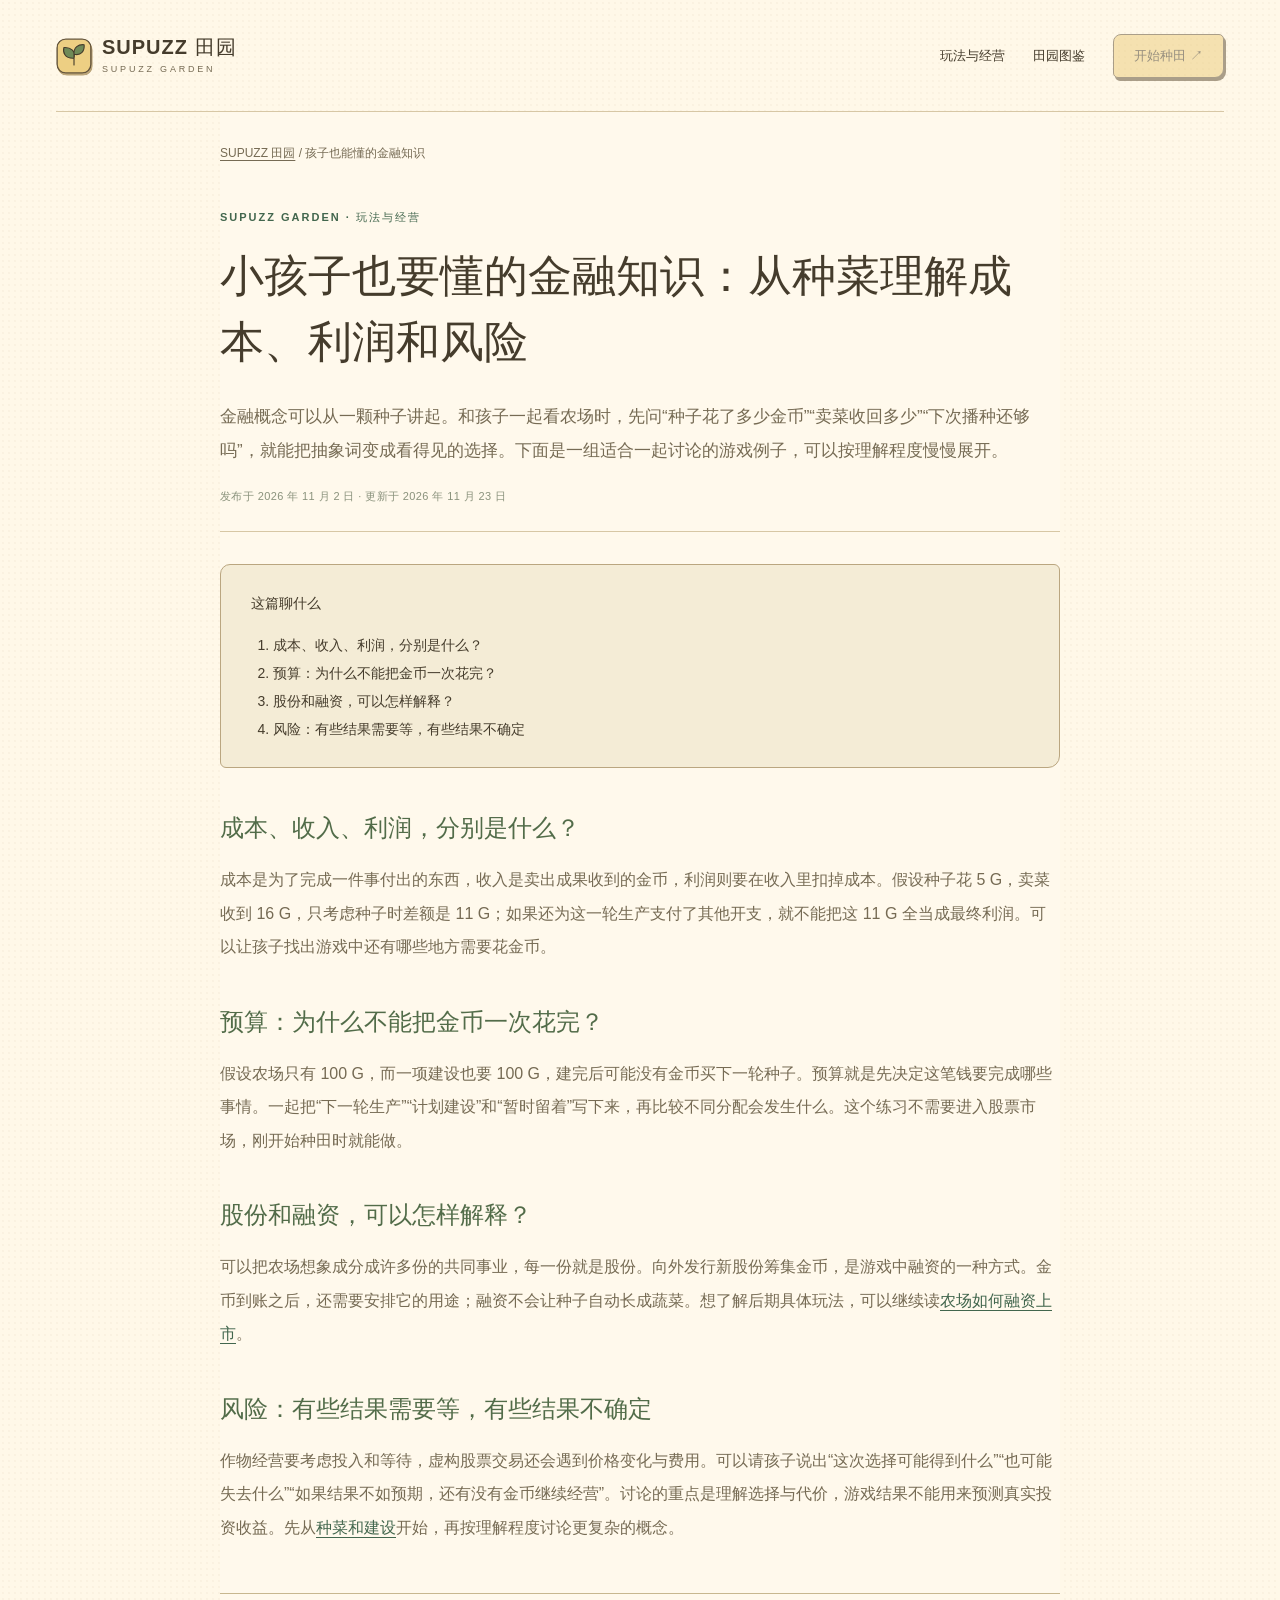
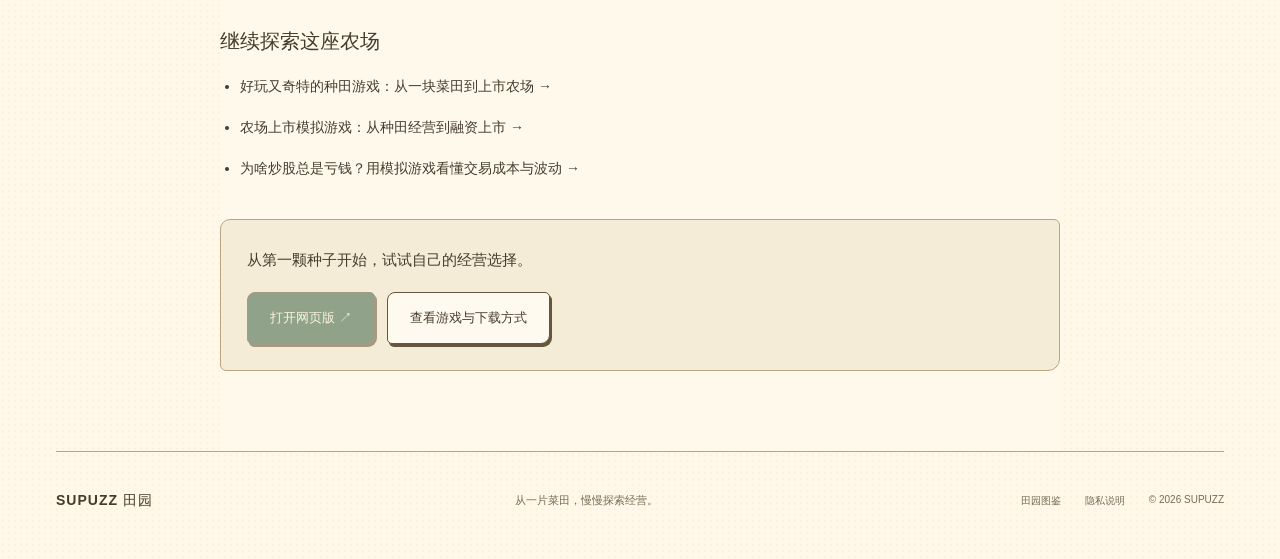
<file: money-basics-for-kids.html>
<!doctype html>
<html lang="zh-CN">
<head>
  <meta charset="utf-8">
  <meta name="viewport" content="width=device-width,initial-scale=1">
  <meta name="robots" content="max-image-preview:large">
  <meta name="theme-color" content="#fff8e8">
  <title>小孩子也要懂的金融知识：从种菜理解成本、利润和风险 — SUPUZZ 田园（原《田野之间》）</title>
  <meta name="description" content="用 SUPUZZ 田园（原《田野之间》）的种菜与经营例子，和孩子一起认识成本、收入、利润、预算、股份与风险。从游戏金币出发，提出简单问题，理解每次选择的代价。">
  <link rel="canonical" href="https://game.supuzz.com/money-basics-for-kids.html">
  <meta property="og:locale" content="zh_CN">
  <meta property="og:type" content="article">
  <meta property="og:site_name" content="SUPUZZ 田园">
  <meta property="og:title" content="小孩子也要懂的金融知识：从种菜理解成本、利润和风险">
  <meta property="og:description" content="用 SUPUZZ 田园（原《田野之间》）的种菜与经营例子，和孩子一起认识成本、收入、利润、预算、股份与风险。从游戏金币出发，提出简单问题，理解每次选择的代价。">
  <meta property="og:url" content="https://game.supuzz.com/money-basics-for-kids.html">
  <meta property="og:image" content="https://game.supuzz.com/assets/farm-preview.jpg">
  <meta property="og:image:width" content="1200">
  <meta property="og:image:height" content="630">
  <meta property="og:image:alt" content="SUPUZZ 田园的菜田、小屋和农场伙伴">
  <meta name="twitter:card" content="summary_large_image">
  <link rel="icon" href="/favicon.ico" sizes="16x16 32x32 48x48">
  <link rel="icon" href="/assets/icon.svg" type="image/svg+xml" sizes="any">
  <link rel="icon" href="/assets/favicon-16x16.png" type="image/png" sizes="16x16">
  <link rel="icon" href="/assets/favicon-32x32.png" type="image/png" sizes="32x32">
  <link rel="apple-touch-icon" href="/assets/apple-touch-icon.png">
  <link rel="manifest" href="/manifest.json">
  <link rel="preconnect" href="https://game.supuzz.cn" crossorigin>
  <link rel="stylesheet" href="/site.css">
  <link rel="stylesheet" href="/stories.css">
  <script defer src="/analytics.js"></script>
  <script defer src="/site.js"></script>
  <script type="application/ld+json">{"@context":"https://schema.org","@graph":[{"@type":"Article","headline":"小孩子也要懂的金融知识：从种菜理解成本、利润和风险","description":"用 SUPUZZ 田园（原《田野之间》）的种菜与经营例子，和孩子一起认识成本、收入、利润、预算、股份与风险。从游戏金币出发，提出简单问题，理解每次选择的代价。","inLanguage":"zh-CN","mainEntityOfPage":"https://game.supuzz.com/money-basics-for-kids.html","image":"https://game.supuzz.com/assets/farm-preview.jpg","author":{"@type":"Organization","name":"SUPUZZ"},"publisher":{"@type":"Organization","name":"SUPUZZ","logo":{"@type":"ImageObject","url":"https://game.supuzz.com/assets/favicon-512.png","width":512,"height":512}},"about":{"@type":"VideoGame","name":"SUPUZZ 田园","alternateName":["SUPUZZ Garden","Little Field","田野之间"],"url":"https://game.supuzz.com/"},"datePublished":"2026-11-02","dateModified":"2026-11-23"},{"@type":"BreadcrumbList","itemListElement":[{"@type":"ListItem","position":1,"name":"SUPUZZ 田园","item":"https://game.supuzz.com/"},{"@type":"ListItem","position":2,"name":"孩子也能懂的金融知识","item":"https://game.supuzz.com/money-basics-for-kids.html"}]}]}</script>
  <link rel="stylesheet" href="/comic.css">
</head>
<body>
  <a class="skip" href="#main">跳到正文</a>
  <header class="site-header wrap">
    <a class="brand" href="/"><img src="/assets/icon.svg" alt="" width="36" height="36"><span>SUPUZZ 田园<small>SUPUZZ GARDEN</small></span></a>
    <nav aria-label="主导航"><a href="/#stories">玩法与经营</a><a href="/guide.html">田园图鉴</a><a class="nav-play" href="https://game.supuzz.cn/play/?lang=zh-CN" data-game-event="web_launch" aria-disabled="true" tabindex="-1">开始种田 ↗</a></nav>
  </header>
  <main id="main" class="story wrap">
    <nav class="breadcrumbs" aria-label="面包屑导航"><a href="/">SUPUZZ 田园</a><span aria-hidden="true"> / </span><span aria-current="page">孩子也能懂的金融知识</span></nav>
    <article>
      <header class="story-heading"><p class="eyebrow">SUPUZZ GARDEN · 玩法与经营</p><h1>小孩子也要懂的金融知识：从种菜理解成本、利润和风险</h1><p class="story-intro">金融概念可以从一颗种子讲起。和孩子一起看农场时，先问“种子花了多少金币”“卖菜收回多少”“下次播种还够吗”，就能把抽象词变成看得见的选择。下面是一组适合一起讨论的游戏例子，可以按理解程度慢慢展开。</p><p class="story-dates">发布于 2026 年 11 月 2 日 · 更新于 2026 年 11 月 23 日</p></header>
      <nav class="story-toc" aria-label="本文目录"><strong>这篇聊什么</strong><ol><li><a href="#section-1">成本、收入、利润，分别是什么？</a></li><li><a href="#section-2">预算：为什么不能把金币一次花完？</a></li><li><a href="#section-3">股份和融资，可以怎样解释？</a></li><li><a href="#section-4">风险：有些结果需要等，有些结果不确定</a></li></ol></nav>
      <section id="section-1"><h2>成本、收入、利润，分别是什么？</h2><p>成本是为了完成一件事付出的东西，收入是卖出成果收到的金币，利润则要在收入里扣掉成本。假设种子花 5 G，卖菜收到 16 G，只考虑种子时差额是 11 G；如果还为这一轮生产支付了其他开支，就不能把这 11 G 全当成最终利润。可以让孩子找出游戏中还有哪些地方需要花金币。</p></section>
      <section id="section-2"><h2>预算：为什么不能把金币一次花完？</h2><p>假设农场只有 100 G，而一项建设也要 100 G，建完后可能没有金币买下一轮种子。预算就是先决定这笔钱要完成哪些事情。一起把“下一轮生产”“计划建设”和“暂时留着”写下来，再比较不同分配会发生什么。这个练习不需要进入股票市场，刚开始种田时就能做。</p></section>
      <section id="section-3"><h2>股份和融资，可以怎样解释？</h2><p>可以把农场想象成分成许多份的共同事业，每一份就是股份。向外发行新股份筹集金币，是游戏中融资的一种方式。金币到账之后，还需要安排它的用途；融资不会让种子自动长成蔬菜。想了解后期具体玩法，可以继续读<a href="/farm-ipo.html">农场如何融资上市</a>。</p></section>
      <section id="section-4"><h2>风险：有些结果需要等，有些结果不确定</h2><p>作物经营要考虑投入和等待，虚构股票交易还会遇到价格变化与费用。可以请孩子说出“这次选择可能得到什么”“也可能失去什么”“如果结果不如预期，还有没有金币继续经营”。讨论的重点是理解选择与代价，游戏结果不能用来预测真实投资收益。先从<a href="/farming-game.html">种菜和建设</a>开始，再按理解程度讨论更复杂的概念。</p></section>
    </article>
    <aside class="story-related" aria-label="继续阅读"><h2>继续探索这座农场</h2><ul><li><a href="/farming-game.html">好玩又奇特的种田游戏：从一块菜田到上市农场 →</a></li><li><a href="/farm-ipo.html">农场上市模拟游戏：从种田经营到融资上市 →</a></li><li><a href="/why-stock-trades-lose.html">为啥炒股总是亏钱？用模拟游戏看懂交易成本与波动 →</a></li></ul></aside>
    <div class="story-start"><p>从第一颗种子开始，试试自己的经营选择。</p><a class="button primary" href="https://game.supuzz.cn/play/?lang=zh-CN" data-game-event="web_launch" aria-disabled="true" tabindex="-1">打开网页版 ↗</a><a class="button secondary" href="/">查看游戏与下载方式</a></div>
  </main>
  <footer class="wrap"><a class="brand" href="/">SUPUZZ 田园</a><p>从一片菜田，慢慢探索经营。</p><div><a href="/guide.html">田园图鉴</a><a href="/privacy.html">隐私说明</a><span>© 2026 SUPUZZ</span></div></footer>
</body>
</html>
</file>
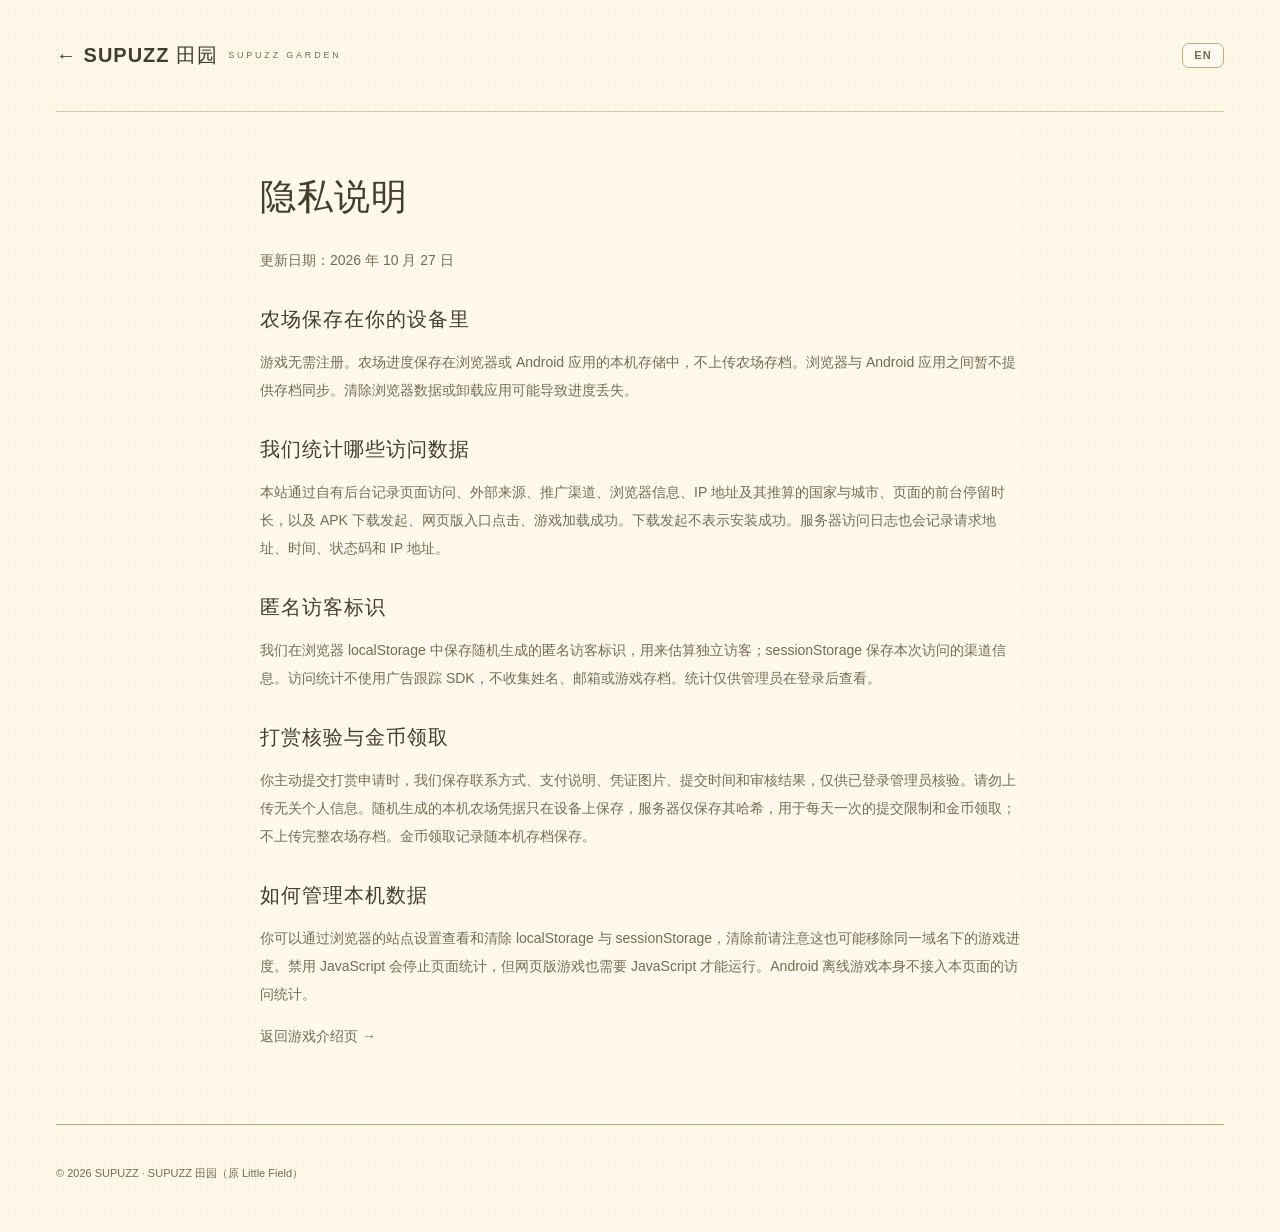
<file: privacy.html>
<!doctype html>
<html lang="zh-CN"><head><meta charset="utf-8"><meta name="viewport" content="width=device-width,initial-scale=1"><title>隐私说明 · SUPUZZ 田园</title><meta name="robots" content="noindex"><link rel="stylesheet" href="/site.css"><link rel="icon" href="/favicon.ico" sizes="16x16 32x32 48x48">
  <link rel="icon" href="/assets/icon.svg" type="image/svg+xml" sizes="any">
  <link rel="icon" href="/assets/favicon-16x16.png" type="image/png" sizes="16x16">
  <link rel="icon" href="/assets/favicon-32x32.png" type="image/png" sizes="32x32">
  <link rel="apple-touch-icon" href="/assets/apple-touch-icon.png">
  <link rel="manifest" href="/manifest.json">
  <link rel="stylesheet" href="/comic.css">
</head><body><header class="site-header wrap"><a class="brand" href="/">← SUPUZZ 田园 <small>SUPUZZ GARDEN</small></a><nav aria-label="主导航"><a class="nav-lang" href="/en/privacy.html" hreflang="en" lang="en" title="Switch to English">EN</a></nav></header><main class="privacy wrap"><h1>隐私说明</h1><p>更新日期：2026 年 10 月 27 日</p><h2>农场保存在你的设备里</h2><p>游戏无需注册。农场进度保存在浏览器或 Android 应用的本机存储中，不上传农场存档。浏览器与 Android 应用之间暂不提供存档同步。清除浏览器数据或卸载应用可能导致进度丢失。</p><h2>我们统计哪些访问数据</h2><p>本站通过自有后台记录页面访问、外部来源、推广渠道、浏览器信息、IP 地址及其推算的国家与城市、页面的前台停留时长，以及 APK 下载发起、网页版入口点击、游戏加载成功。下载发起不表示安装成功。服务器访问日志也会记录请求地址、时间、状态码和 IP 地址。</p><h2>匿名访客标识</h2><p>我们在浏览器 localStorage 中保存随机生成的匿名访客标识，用来估算独立访客；sessionStorage 保存本次访问的渠道信息。访问统计不使用广告跟踪 SDK，不收集姓名、邮箱或游戏存档。统计仅供管理员在登录后查看。</p><h2>打赏核验与金币领取</h2><p>你主动提交打赏申请时，我们保存联系方式、支付说明、凭证图片、提交时间和审核结果，仅供已登录管理员核验。请勿上传无关个人信息。随机生成的本机农场凭据只在设备上保存，服务器仅保存其哈希，用于每天一次的提交限制和金币领取；不上传完整农场存档。金币领取记录随本机存档保存。</p><h2>如何管理本机数据</h2><p>你可以通过浏览器的站点设置查看和清除 localStorage 与 sessionStorage，清除前请注意这也可能移除同一域名下的游戏进度。禁用 JavaScript 会停止页面统计，但网页版游戏也需要 JavaScript 才能运行。Android 离线游戏本身不接入本页面的访问统计。</p><p><a href="/">返回游戏介绍页 →</a></p></main><footer class="wrap"><p>© 2026 SUPUZZ · SUPUZZ 田园（原 Little Field）</p></footer></body></html>
</file>
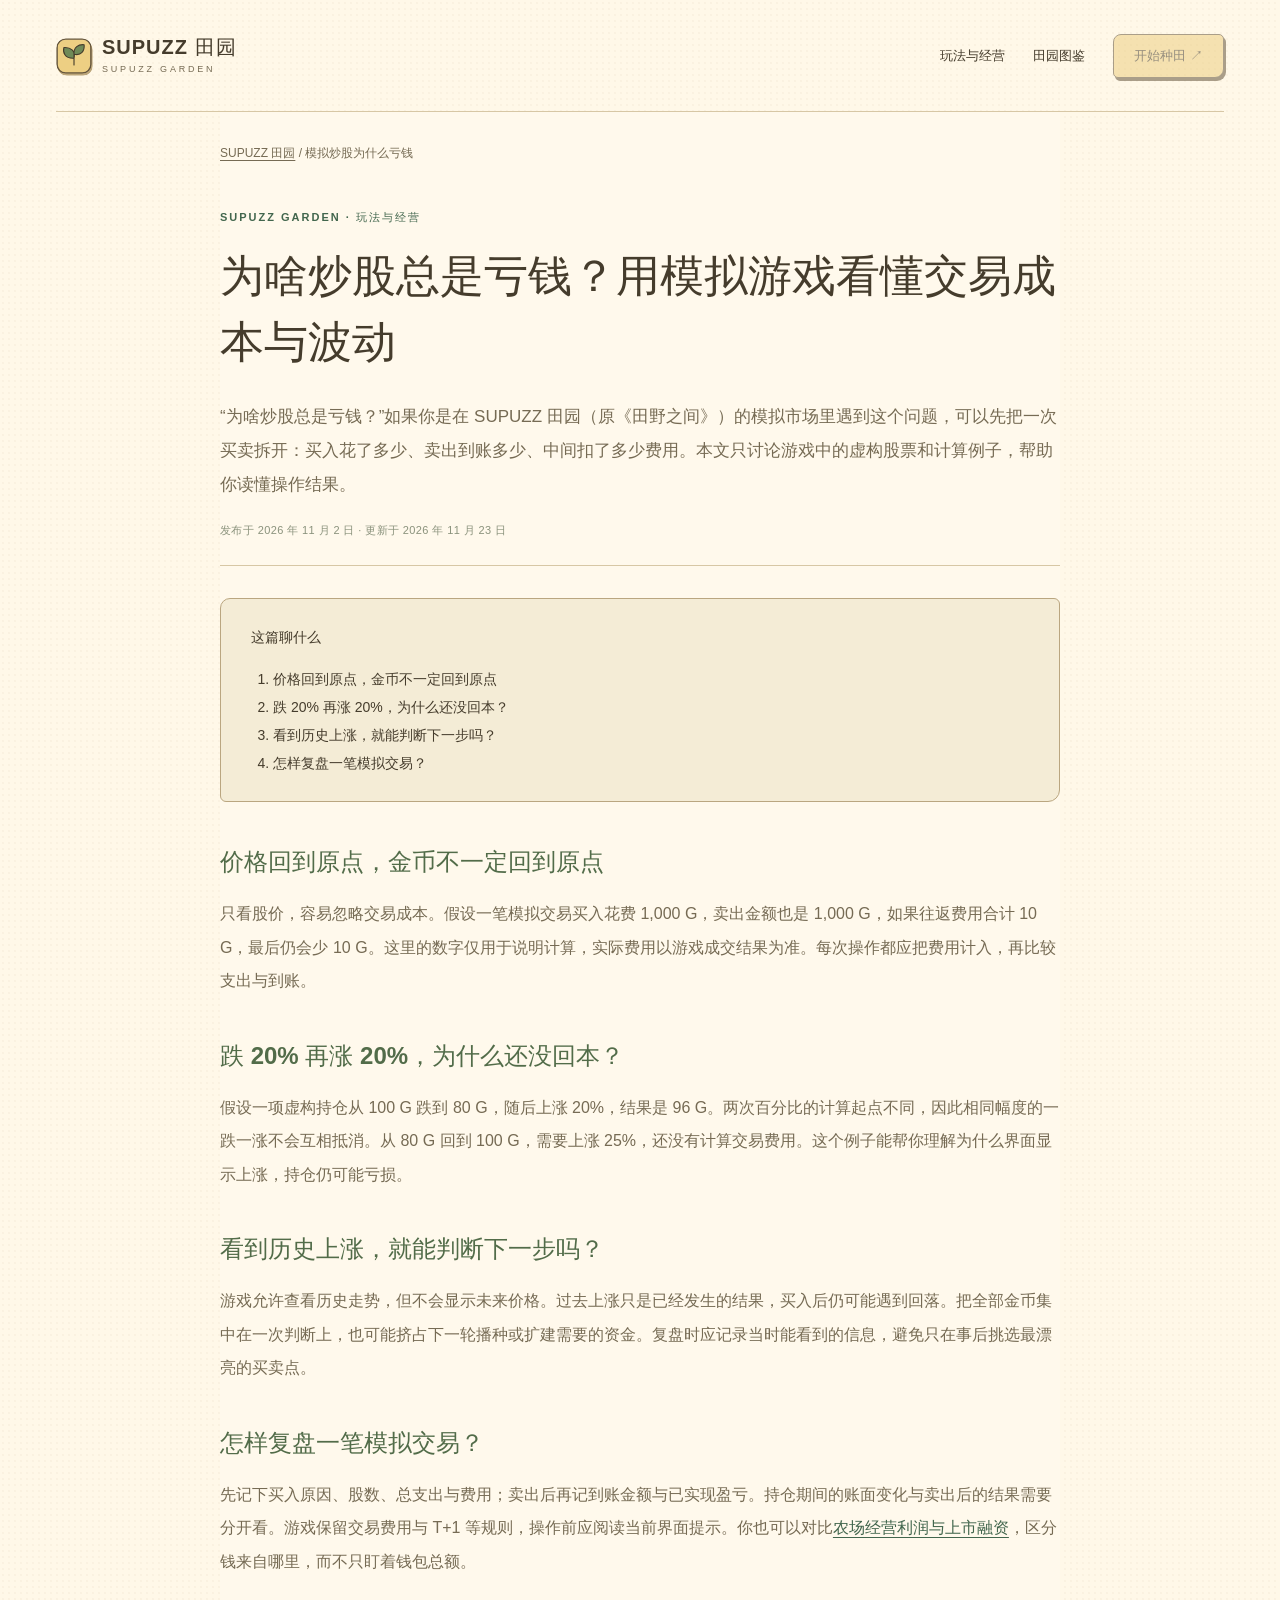
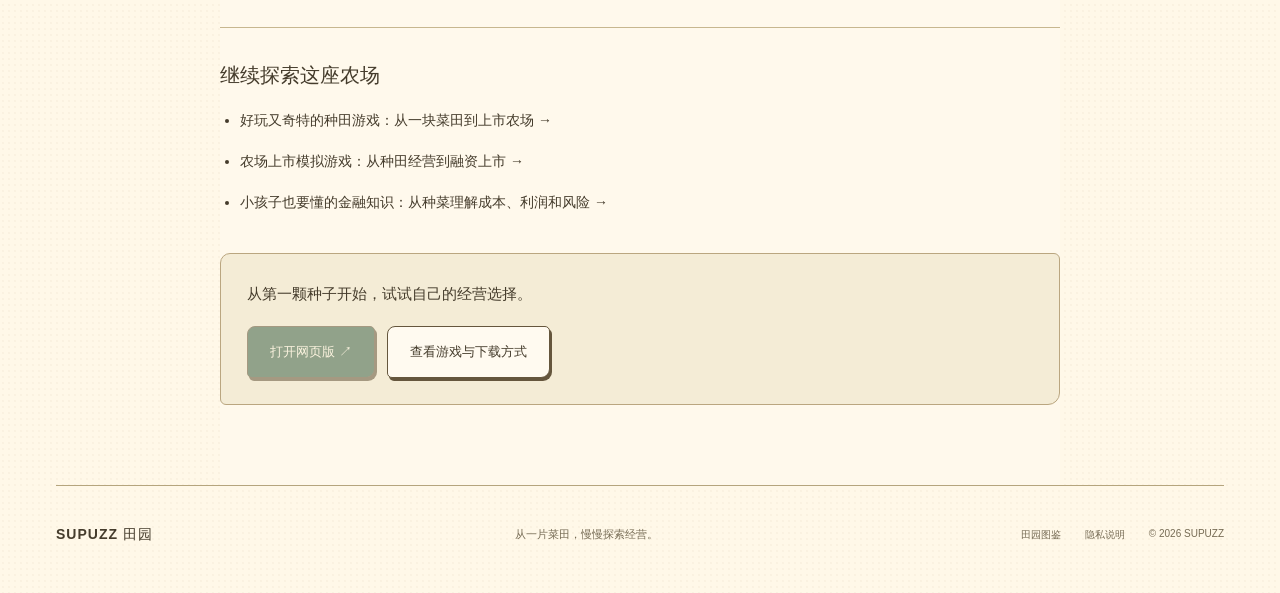
<file: why-stock-trades-lose.html>
<!doctype html>
<html lang="zh-CN">
<head>
  <meta charset="utf-8">
  <meta name="viewport" content="width=device-width,initial-scale=1">
  <meta name="robots" content="max-image-preview:large">
  <meta name="theme-color" content="#fff8e8">
  <title>为啥炒股总是亏钱？用模拟游戏看懂交易成本与波动 — SUPUZZ 田园（原《田野之间》）</title>
  <meta name="description" content="为啥炒股总是亏钱？从 SUPUZZ 田园（原《田野之间》）的虚构股票交易出发，用简单例子理解交易费用、涨跌幅、追涨与持仓盈亏，学习复盘游戏中的决策。">
  <link rel="canonical" href="https://game.supuzz.com/why-stock-trades-lose.html">
  <meta property="og:locale" content="zh_CN">
  <meta property="og:type" content="article">
  <meta property="og:site_name" content="SUPUZZ 田园">
  <meta property="og:title" content="为啥炒股总是亏钱？用模拟游戏看懂交易成本与波动">
  <meta property="og:description" content="为啥炒股总是亏钱？从 SUPUZZ 田园（原《田野之间》）的虚构股票交易出发，用简单例子理解交易费用、涨跌幅、追涨与持仓盈亏，学习复盘游戏中的决策。">
  <meta property="og:url" content="https://game.supuzz.com/why-stock-trades-lose.html">
  <meta property="og:image" content="https://game.supuzz.com/assets/farm-preview.jpg">
  <meta property="og:image:width" content="1200">
  <meta property="og:image:height" content="630">
  <meta property="og:image:alt" content="SUPUZZ 田园的菜田、小屋和农场伙伴">
  <meta name="twitter:card" content="summary_large_image">
  <link rel="icon" href="/favicon.ico" sizes="16x16 32x32 48x48">
  <link rel="icon" href="/assets/icon.svg" type="image/svg+xml" sizes="any">
  <link rel="icon" href="/assets/favicon-16x16.png" type="image/png" sizes="16x16">
  <link rel="icon" href="/assets/favicon-32x32.png" type="image/png" sizes="32x32">
  <link rel="apple-touch-icon" href="/assets/apple-touch-icon.png">
  <link rel="manifest" href="/manifest.json">
  <link rel="preconnect" href="https://game.supuzz.cn" crossorigin>
  <link rel="stylesheet" href="/site.css">
  <link rel="stylesheet" href="/stories.css">
  <script defer src="/analytics.js"></script>
  <script defer src="/site.js"></script>
  <script type="application/ld+json">{"@context":"https://schema.org","@graph":[{"@type":"Article","headline":"为啥炒股总是亏钱？用模拟游戏看懂交易成本与波动","description":"为啥炒股总是亏钱？从 SUPUZZ 田园（原《田野之间》）的虚构股票交易出发，用简单例子理解交易费用、涨跌幅、追涨与持仓盈亏，学习复盘游戏中的决策。","inLanguage":"zh-CN","mainEntityOfPage":"https://game.supuzz.com/why-stock-trades-lose.html","image":"https://game.supuzz.com/assets/farm-preview.jpg","author":{"@type":"Organization","name":"SUPUZZ"},"publisher":{"@type":"Organization","name":"SUPUZZ","logo":{"@type":"ImageObject","url":"https://game.supuzz.com/assets/favicon-512.png","width":512,"height":512}},"about":{"@type":"VideoGame","name":"SUPUZZ 田园","alternateName":["SUPUZZ Garden","Little Field","田野之间"],"url":"https://game.supuzz.com/"},"datePublished":"2026-11-02","dateModified":"2026-11-23"},{"@type":"BreadcrumbList","itemListElement":[{"@type":"ListItem","position":1,"name":"SUPUZZ 田园","item":"https://game.supuzz.com/"},{"@type":"ListItem","position":2,"name":"模拟炒股为什么亏钱","item":"https://game.supuzz.com/why-stock-trades-lose.html"}]}]}</script>
  <link rel="stylesheet" href="/comic.css">
</head>
<body>
  <a class="skip" href="#main">跳到正文</a>
  <header class="site-header wrap">
    <a class="brand" href="/"><img src="/assets/icon.svg" alt="" width="36" height="36"><span>SUPUZZ 田园<small>SUPUZZ GARDEN</small></span></a>
    <nav aria-label="主导航"><a href="/#stories">玩法与经营</a><a href="/guide.html">田园图鉴</a><a class="nav-play" href="https://game.supuzz.cn/play/?lang=zh-CN" data-game-event="web_launch" aria-disabled="true" tabindex="-1">开始种田 ↗</a></nav>
  </header>
  <main id="main" class="story wrap">
    <nav class="breadcrumbs" aria-label="面包屑导航"><a href="/">SUPUZZ 田园</a><span aria-hidden="true"> / </span><span aria-current="page">模拟炒股为什么亏钱</span></nav>
    <article>
      <header class="story-heading"><p class="eyebrow">SUPUZZ GARDEN · 玩法与经营</p><h1>为啥炒股总是亏钱？用模拟游戏看懂交易成本与波动</h1><p class="story-intro">“为啥炒股总是亏钱？”如果你是在 SUPUZZ 田园（原《田野之间》）的模拟市场里遇到这个问题，可以先把一次买卖拆开：买入花了多少、卖出到账多少、中间扣了多少费用。本文只讨论游戏中的虚构股票和计算例子，帮助你读懂操作结果。</p><p class="story-dates">发布于 2026 年 11 月 2 日 · 更新于 2026 年 11 月 23 日</p></header>
      <nav class="story-toc" aria-label="本文目录"><strong>这篇聊什么</strong><ol><li><a href="#section-1">价格回到原点，金币不一定回到原点</a></li><li><a href="#section-2">跌 20% 再涨 20%，为什么还没回本？</a></li><li><a href="#section-3">看到历史上涨，就能判断下一步吗？</a></li><li><a href="#section-4">怎样复盘一笔模拟交易？</a></li></ol></nav>
      <section id="section-1"><h2>价格回到原点，金币不一定回到原点</h2><p>只看股价，容易忽略交易成本。假设一笔模拟交易买入花费 1,000 G，卖出金额也是 1,000 G，如果往返费用合计 10 G，最后仍会少 10 G。这里的数字仅用于说明计算，实际费用以游戏成交结果为准。每次操作都应把费用计入，再比较支出与到账。</p></section>
      <section id="section-2"><h2>跌 20% 再涨 20%，为什么还没回本？</h2><p>假设一项虚构持仓从 100 G 跌到 80 G，随后上涨 20%，结果是 96 G。两次百分比的计算起点不同，因此相同幅度的一跌一涨不会互相抵消。从 80 G 回到 100 G，需要上涨 25%，还没有计算交易费用。这个例子能帮你理解为什么界面显示上涨，持仓仍可能亏损。</p></section>
      <section id="section-3"><h2>看到历史上涨，就能判断下一步吗？</h2><p>游戏允许查看历史走势，但不会显示未来价格。过去上涨只是已经发生的结果，买入后仍可能遇到回落。把全部金币集中在一次判断上，也可能挤占下一轮播种或扩建需要的资金。复盘时应记录当时能看到的信息，避免只在事后挑选最漂亮的买卖点。</p></section>
      <section id="section-4"><h2>怎样复盘一笔模拟交易？</h2><p>先记下买入原因、股数、总支出与费用；卖出后再记到账金额与已实现盈亏。持仓期间的账面变化与卖出后的结果需要分开看。游戏保留交易费用与 T+1 等规则，操作前应阅读当前界面提示。你也可以对比<a href="/farm-ipo.html">农场经营利润与上市融资</a>，区分钱来自哪里，而不只盯着钱包总额。</p></section>
    </article>
    <aside class="story-related" aria-label="继续阅读"><h2>继续探索这座农场</h2><ul><li><a href="/farming-game.html">好玩又奇特的种田游戏：从一块菜田到上市农场 →</a></li><li><a href="/farm-ipo.html">农场上市模拟游戏：从种田经营到融资上市 →</a></li><li><a href="/money-basics-for-kids.html">小孩子也要懂的金融知识：从种菜理解成本、利润和风险 →</a></li></ul></aside>
    <div class="story-start"><p>从第一颗种子开始，试试自己的经营选择。</p><a class="button primary" href="https://game.supuzz.cn/play/?lang=zh-CN" data-game-event="web_launch" aria-disabled="true" tabindex="-1">打开网页版 ↗</a><a class="button secondary" href="/">查看游戏与下载方式</a></div>
  </main>
  <footer class="wrap"><a class="brand" href="/">SUPUZZ 田园</a><p>从一片菜田，慢慢探索经营。</p><div><a href="/guide.html">田园图鉴</a><a href="/privacy.html">隐私说明</a><span>© 2026 SUPUZZ</span></div></footer>
</body>
</html>
</file>
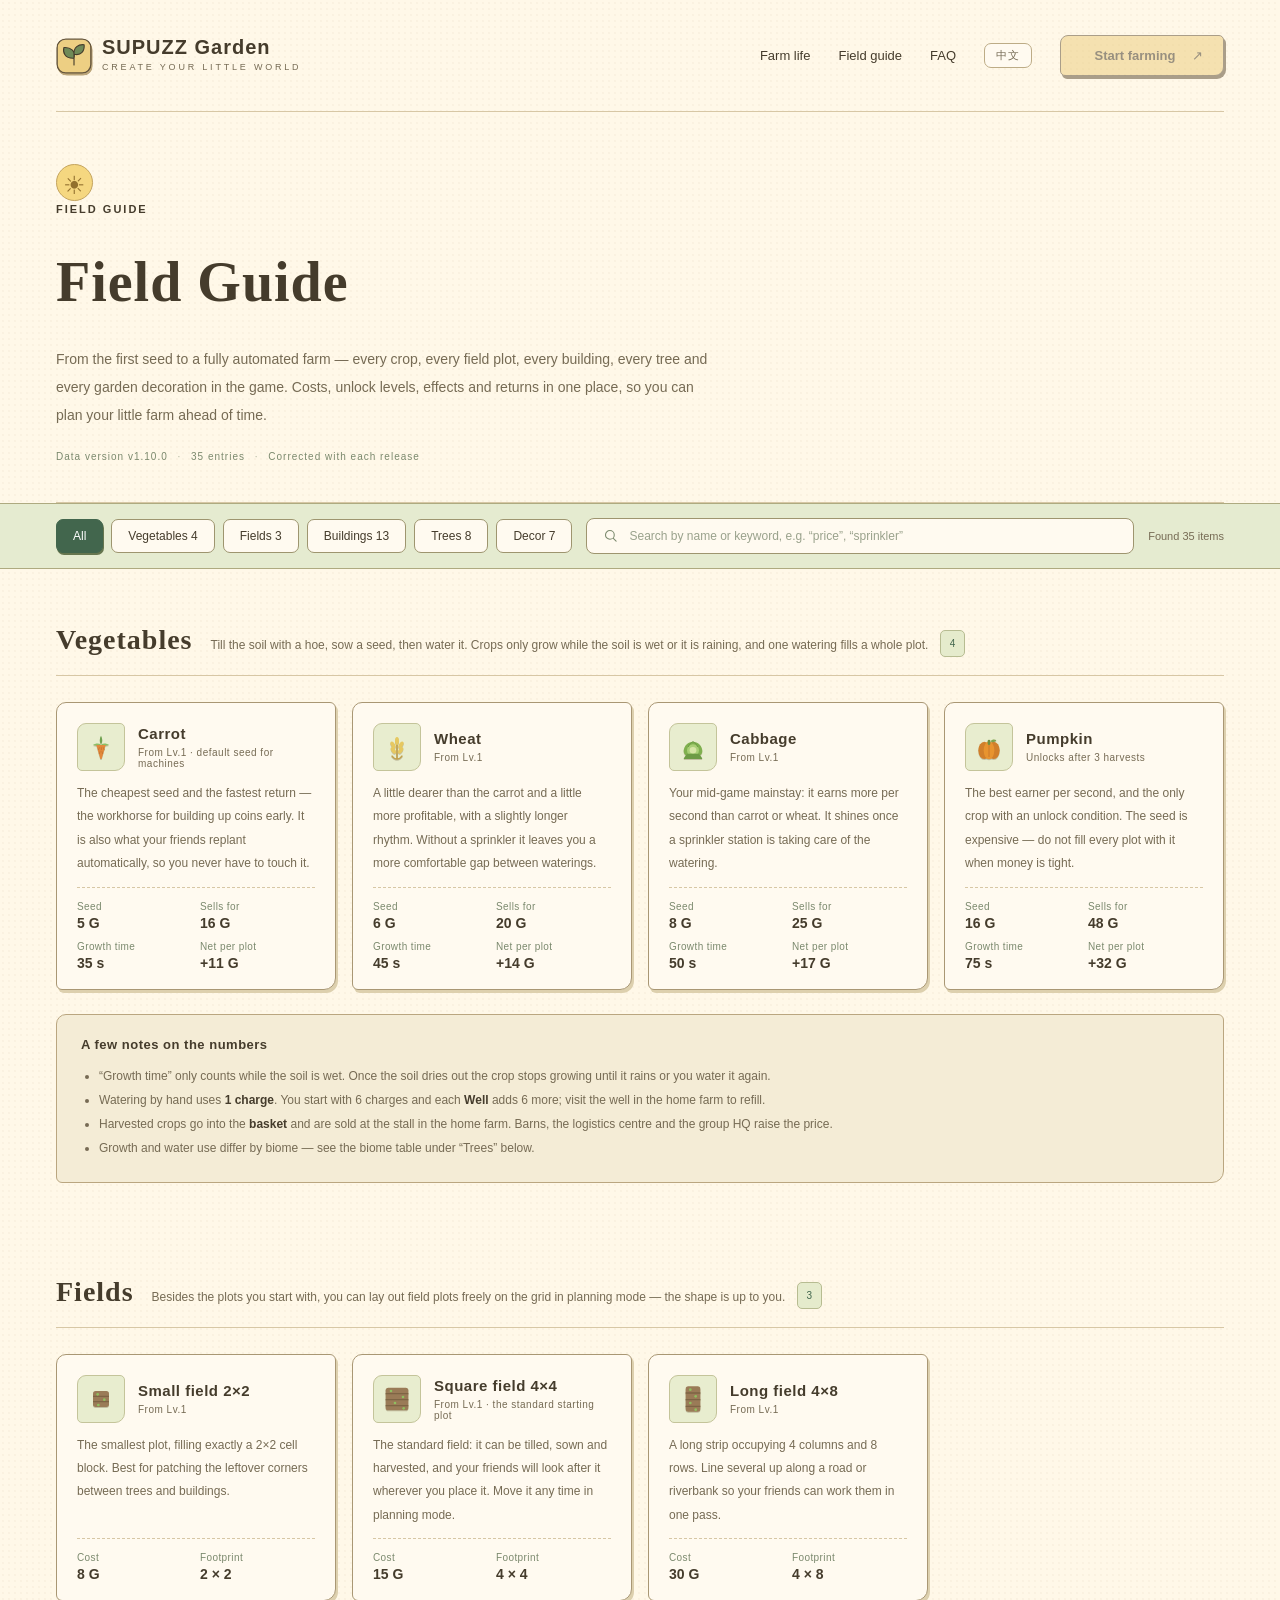
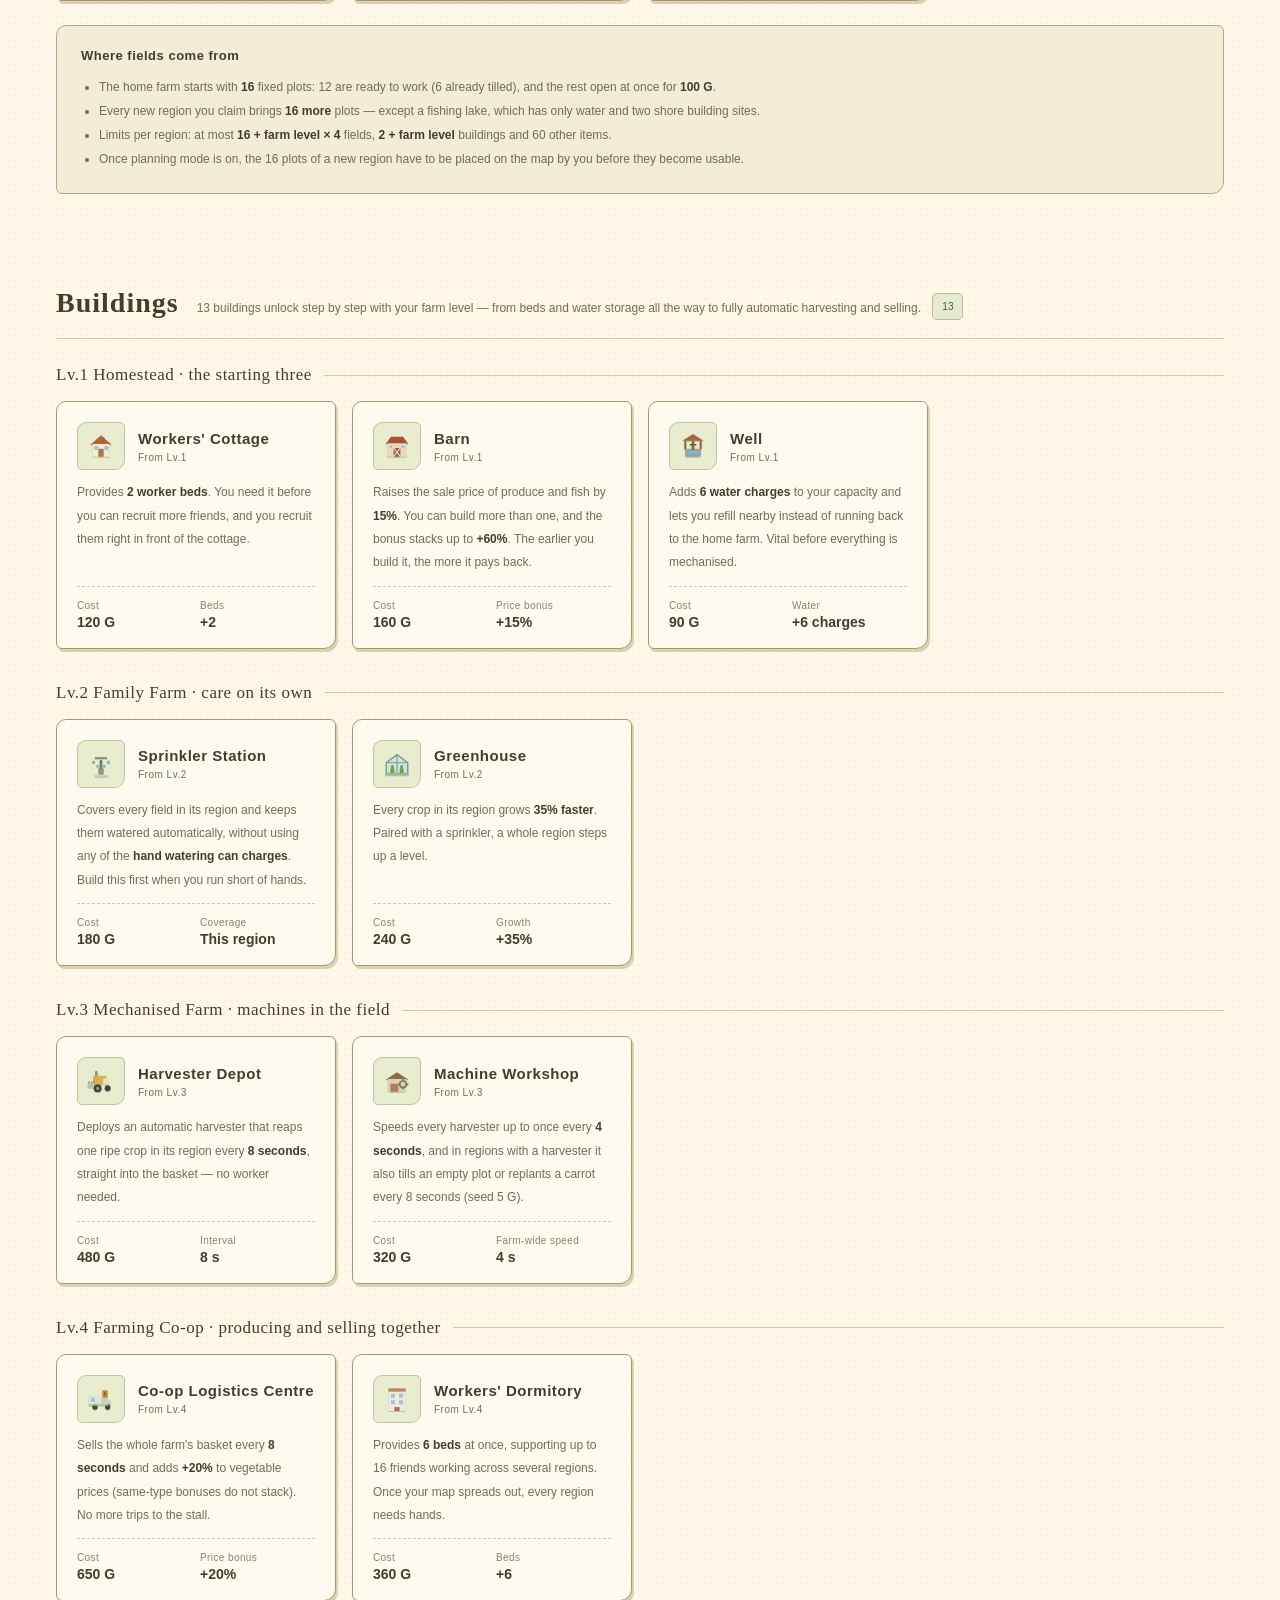
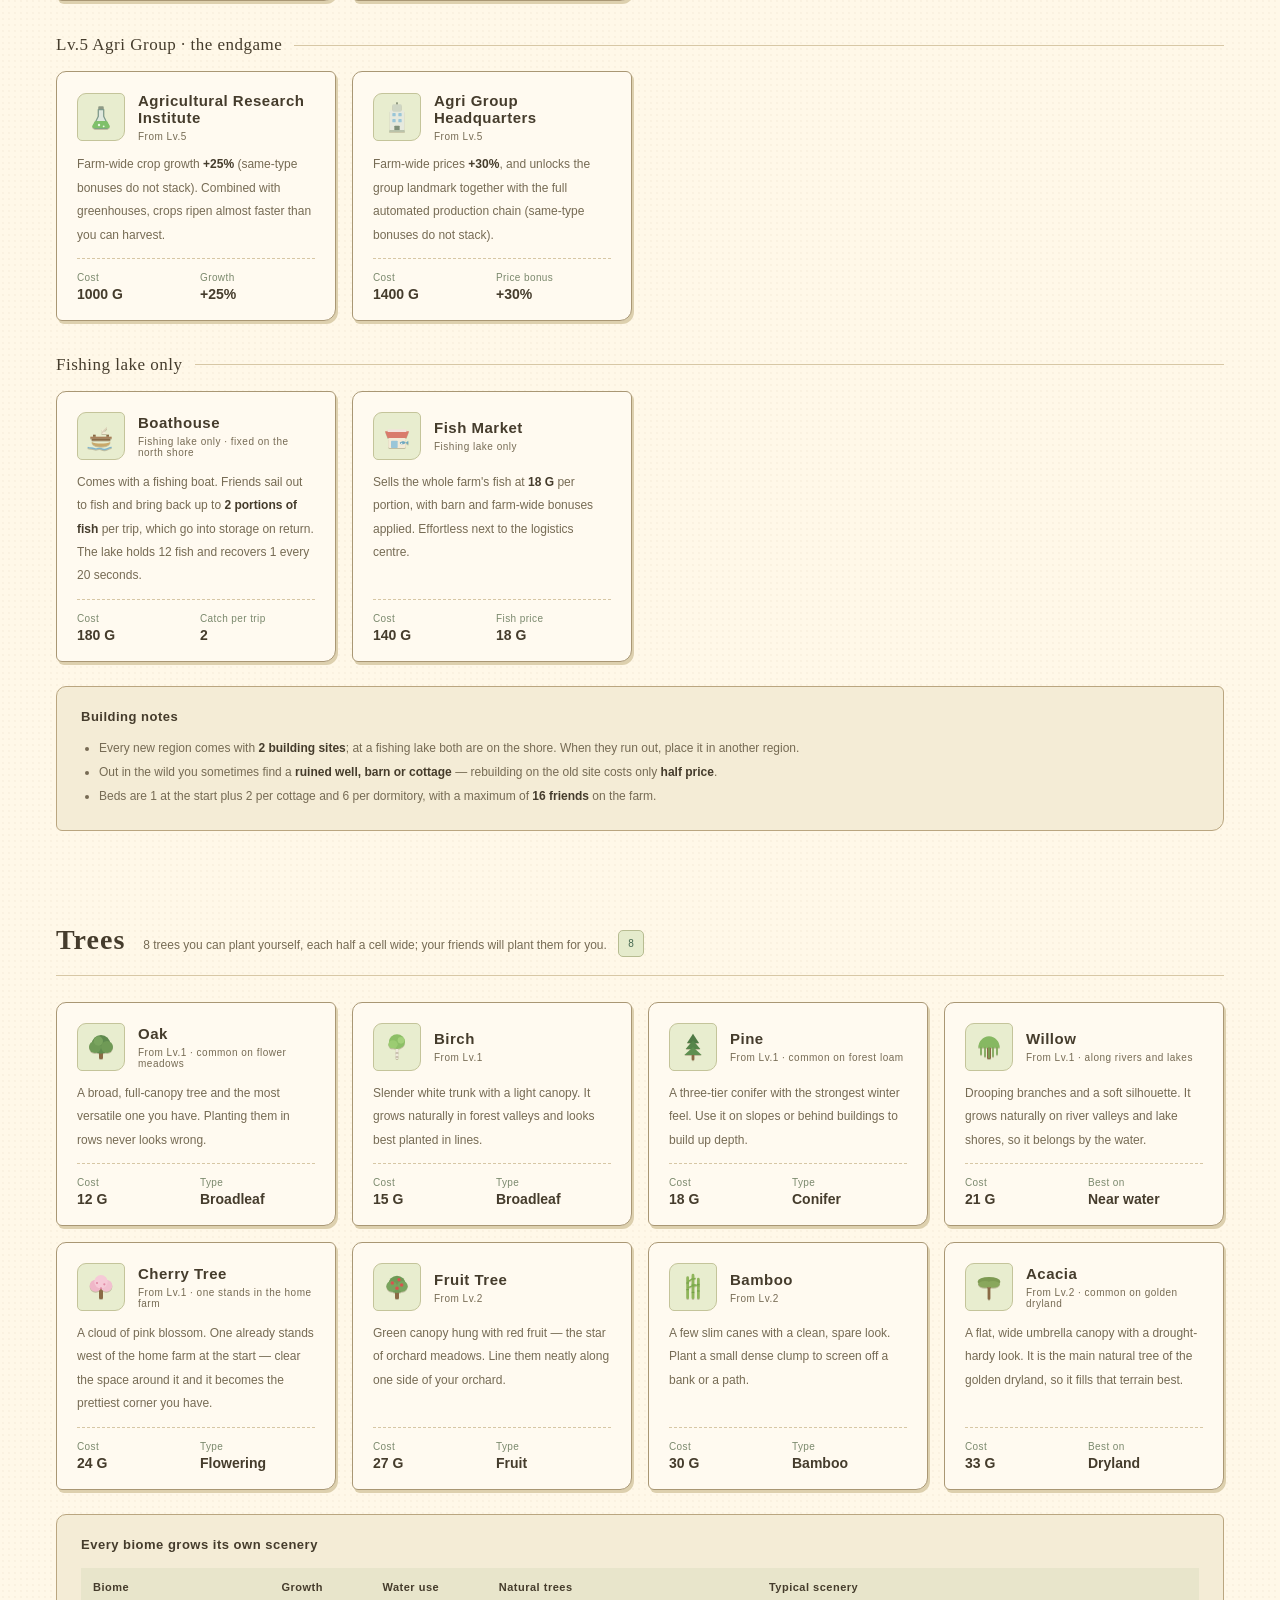
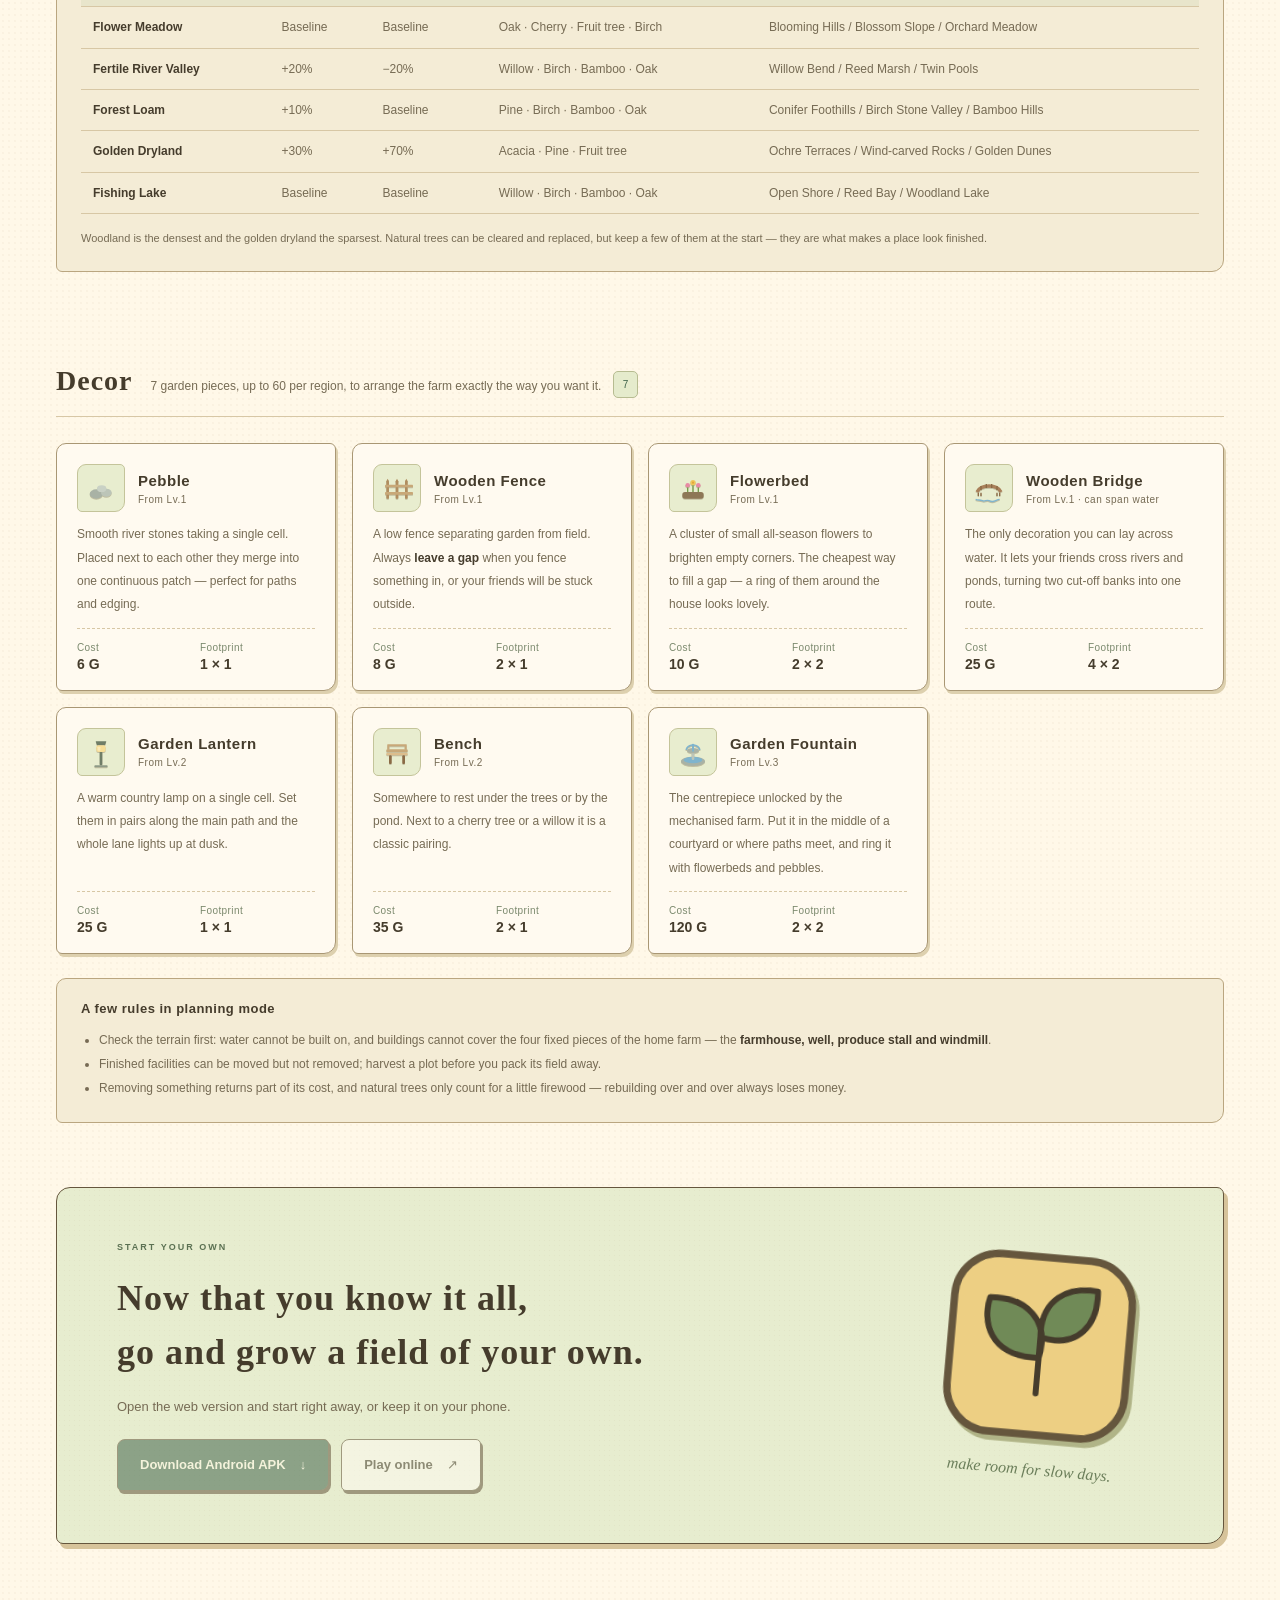
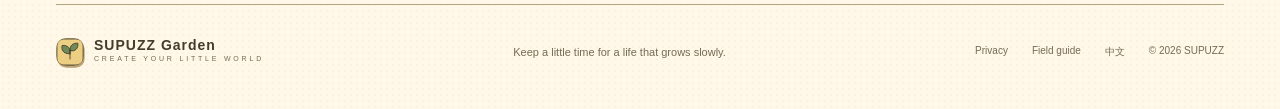
<file: en/guide.html>
<!doctype html>
<html lang="en">
<head>
  <meta charset="utf-8">
  <meta name="viewport" content="width=device-width,initial-scale=1">
  <meta name="robots" content="max-image-preview:large">
  <meta name="theme-color" content="#fff8e8">
  <title>SUPUZZ Garden Field Guide · Vegetables / Fields / Buildings / Trees / Decor</title>
  <meta name="description" content="Every crop, field, building, tree and decoration in SUPUZZ Garden (formerly Little Field): costs, sale prices, growth times and unlock conditions.">
  <link rel="canonical" href="https://game.supuzz.com/en/guide.html">
  <link rel="alternate" hreflang="zh-CN" href="https://game.supuzz.com/guide.html">
  <link rel="alternate" hreflang="en" href="https://game.supuzz.com/en/guide.html">
  <link rel="alternate" hreflang="x-default" href="https://game.supuzz.com/guide.html">
  <meta property="og:type" content="article">
  <meta property="og:site_name" content="SUPUZZ Garden">
  <meta property="og:title" content="Field Guide · SUPUZZ Garden">
  <meta property="og:description" content="Crops, fields, buildings, trees and decorations in one place: cost, unlock level, effect and actual return.">
  <meta property="og:url" content="https://game.supuzz.com/en/guide.html">
  <meta property="og:image" content="https://game.supuzz.com/assets/farm-preview.jpg">
  <meta property="og:image:width" content="1200">
  <meta property="og:image:height" content="630">
  <meta property="og:image:alt" content="SUPUZZ Garden: a country house, vegetable plots and farm friends">
  <meta property="og:locale" content="en_US">
  <meta property="og:locale:alternate" content="zh_CN">
  <link rel="icon" href="/favicon.ico" sizes="16x16 32x32 48x48">
  <link rel="icon" href="/assets/icon.svg" type="image/svg+xml" sizes="any">
  <link rel="icon" href="/assets/favicon-16x16.png" type="image/png" sizes="16x16">
  <link rel="icon" href="/assets/favicon-32x32.png" type="image/png" sizes="32x32">
  <link rel="apple-touch-icon" href="/assets/apple-touch-icon.png">
  <link rel="manifest" href="/en/manifest.json">
  <link rel="preconnect" href="https://game.supuzz.cn" crossorigin>
  <link rel="stylesheet" href="/site.css">
  <script defer src="/analytics.js"></script>
  <link rel="stylesheet" href="/comic.css">
</head>
<body>
  <a class="skip" href="#main">Skip to content</a>
    <svg class="sprite" aria-hidden="true" focusable="false"><defs>
    <symbol id="i-carrot" viewBox="0 0 48 48">
      <path d="M24 20c-3-4-2-9 0-13 2 4 3 9 0 13z" fill="#6ea24f"/>
      <path d="M24 20c-5-2-9-1-12 1 4 1 8 2 12-1z" fill="#8cbe66"/>
      <path d="M24 20c5-2 9-1 12 1-4 1-8 2-12-1z" fill="#8cbe66"/>
      <path d="M17 21h14l-6 21h-2z" fill="#e2893c"/>
      <path d="M21.5 25l-1.2 3M24.5 25l0 3M27.5 25l1.2 3M22.5 31l-1 3M25.5 31l1 3" fill="none" stroke="#c4712c" stroke-width="1.2" stroke-linecap="round"/>
    </symbol>
    <symbol id="i-cabbage" viewBox="0 0 48 48">
      <path d="M10 30c0-8 7-14 14-14s14 6 14 14c0 6-6 10-14 10S10 36 10 30z" fill="#7fb04f"/>
      <circle cx="24" cy="29" r="9" fill="#a9cf76"/>
      <circle cx="24" cy="29" r="5" fill="#d7e6a6"/>
      <path d="M16 34c-3 2-5 5-6 8h28c-1-3-3-6-6-8z" fill="#6d9b45"/>
      <path d="M24 16c-4 2-6 5-7 8M24 16c4 2 6 5 7 8" fill="none" stroke="#6d9b45" stroke-width="1.4"/>
    </symbol>
    <symbol id="i-pumpkin" viewBox="0 0 48 48">
      <ellipse cx="17" cy="29" rx="9" ry="13" fill="#d17f2a"/>
      <ellipse cx="31" cy="29" rx="9" ry="13" fill="#d17f2a"/>
      <ellipse cx="24" cy="29" rx="8" ry="13.5" fill="#e8942f"/>
      <rect x="22" y="13" width="4" height="8" rx="2" fill="#6d8f42"/>
      <path d="M26 15c3-3 7-3 9-1-2 3-6 4-9 1z" fill="#7fa34c"/>
      <path d="M24 21v18" fill="none" stroke="#c4712c" stroke-width="1.2"/>
    </symbol>
    <symbol id="i-wheat" viewBox="0 0 48 48">
      <path d="M24 42V15" fill="none" stroke="#c2a04a" stroke-width="2.4"/>
      <g fill="#e6c860">
        <ellipse cx="18" cy="21" rx="3" ry="5.6" transform="rotate(-32 18 21)"/>
        <ellipse cx="30" cy="21" rx="3" ry="5.6" transform="rotate(32 30 21)"/>
        <ellipse cx="18.5" cy="29" rx="3" ry="5.6" transform="rotate(-32 18.5 29)"/>
        <ellipse cx="29.5" cy="29" rx="3" ry="5.6" transform="rotate(32 29.5 29)"/>
        <ellipse cx="24" cy="15" rx="3" ry="6"/>
      </g>
      <path d="M24 42c-4 0-6-2-8-5M24 42c4 0 6-2 8-5" fill="none" stroke="#c2a04a" stroke-width="2"/>
    </symbol>
    <symbol id="i-field-small" viewBox="0 0 48 48">
      <rect x="12" y="12" width="24" height="24" rx="4" fill="#9a7b57"/>
      <path d="M12 20h24M12 28h24" fill="none" stroke="#7e6444" stroke-width="2"/>
      <g fill="#8fbf5f"><circle cx="19" cy="17" r="2"/><circle cx="29" cy="25" r="2"/><circle cx="20" cy="33" r="2"/></g>
    </symbol>
    <symbol id="i-field" viewBox="0 0 48 48">
      <rect x="7" y="7" width="34" height="34" rx="4" fill="#9a7b57"/>
      <path d="M7 16h34M7 25h34M7 34h34" fill="none" stroke="#7e6444" stroke-width="2"/>
      <g fill="#8fbf5f"><circle cx="15" cy="12" r="2"/><circle cx="33" cy="21" r="2"/><circle cx="21" cy="30" r="2"/><circle cx="34" cy="38" r="2"/></g>
    </symbol>
    <symbol id="i-field-long" viewBox="0 0 48 48">
      <rect x="13" y="5" width="22" height="38" rx="4" fill="#9a7b57"/>
      <path d="M13 15h22M13 25h22M13 35h22" fill="none" stroke="#7e6444" stroke-width="2"/>
      <g fill="#8fbf5f"><circle cx="20" cy="10" r="2"/><circle cx="28" cy="20" r="2"/><circle cx="20" cy="30" r="2"/><circle cx="28" cy="40" r="2"/></g>
    </symbol>
    <symbol id="i-cottage" viewBox="0 0 48 48">
      <path d="M8 22 24 8l16 14H8z" fill="#b5643f"/>
      <rect x="11" y="21" width="26" height="19" rx="2" fill="#f3ead6"/>
      <rect x="20" y="28" width="8" height="12" rx="1" fill="#a9754d"/>
      <rect x="14" y="24" width="6" height="6" rx="1" fill="#9ac6d8"/>
      <rect x="29" y="24" width="6" height="6" rx="1" fill="#9ac6d8"/>
      <rect x="25" y="11" width="4" height="8" rx="1" fill="#8a6a45"/>
    </symbol>
    <symbol id="i-barn" viewBox="0 0 48 48">
      <path d="M7 21 15 10h18l8 11z" fill="#a8503a"/>
      <rect x="9" y="20" width="30" height="20" rx="2" fill="#e6d9bd"/>
      <rect x="19" y="27" width="10" height="13" rx="1" fill="#8f5f3e"/>
      <path d="M19 27l10 13M29 27L19 40" fill="none" stroke="#efe5cf" stroke-width="1.6"/>
      <rect x="13" y="23" width="4" height="4" rx="1" fill="#9ac6d8"/>
      <rect x="31" y="23" width="4" height="4" rx="1" fill="#9ac6d8"/>
    </symbol>
    <symbol id="i-well" viewBox="0 0 48 48">
      <path d="M8 16 24 6l16 10H8z" fill="#a36a44"/>
      <rect x="11" y="16" width="3" height="13" fill="#8a6a45"/>
      <rect x="34" y="16" width="3" height="13" fill="#8a6a45"/>
      <rect x="12" y="28" width="24" height="12" rx="3" fill="#9aa394"/>
      <rect x="14" y="31" width="20" height="6" rx="2" fill="#7fb4cd"/>
      <rect x="22" y="16" width="4" height="14" fill="#8a6a45"/>
      <path d="M19 22h10" fill="none" stroke="#6d5638" stroke-width="2"/>
    </symbol>
    <symbol id="i-sprinkler" viewBox="0 0 48 48">
      <rect x="20" y="30" width="8" height="10" rx="2" fill="#8e9a86"/>
      <rect x="22" y="18" width="4" height="13" rx="1" fill="#6f7d67"/>
      <path d="M16 15h16" fill="none" stroke="#6f7d67" stroke-width="2.6" stroke-linecap="round"/>
      <g fill="#7fb4cd"><circle cx="13" cy="21" r="2.4"/><circle cx="35" cy="21" r="2.4"/><circle cx="19" cy="27" r="2"/><circle cx="29" cy="27" r="2"/></g>
      <rect x="14" y="40" width="20" height="3" rx="1.5" fill="#c8d3bb"/>
    </symbol>
    <symbol id="i-greenhouse" viewBox="0 0 48 48">
      <path d="M8 38V22l16-12 16 12v16z" fill="#cfe6dc"/>
      <path d="M8 38V22l16-12 16 12v16z" fill="none" stroke="#7f9b8c" stroke-width="2"/>
      <path d="M24 10v28M8 22h32" fill="none" stroke="#7f9b8c" stroke-width="1.6"/>
      <g fill="#6fa24f"><rect x="14" y="30" width="6" height="8" rx="2"/><rect x="28" y="30" width="6" height="8" rx="2"/><circle cx="17" cy="28" r="2.5"/><circle cx="31" cy="28" r="2.5"/></g>
      <rect x="6" y="38" width="36" height="3" rx="1.5" fill="#a8b79c"/>
    </symbol>
    <symbol id="i-harvester" viewBox="0 0 48 48">
      <rect x="12" y="16" width="20" height="13" rx="2" fill="#d9b344"/>
      <rect x="27" y="20" width="9" height="9" rx="2" fill="#f0e2c0"/>
      <circle cx="19" cy="35" r="6" fill="#40473d"/>
      <circle cx="19" cy="35" r="2.4" fill="#8e9a86"/>
      <circle cx="34" cy="35" r="4.5" fill="#40473d"/>
      <rect x="4" y="28" width="9" height="6" rx="1" fill="#b9c3ad"/>
      <path d="M5 28l2-4M9 28l2-4M13 28l2-4" fill="none" stroke="#8e9a86" stroke-width="1.6"/>
      <rect x="15" y="9" width="4" height="8" rx="1" fill="#8e9a86"/>
    </symbol>
    <symbol id="i-workshop" viewBox="0 0 48 48">
      <path d="M7 22 24 11l17 11H7z" fill="#8d6a49"/>
      <rect x="10" y="21" width="28" height="19" rx="2" fill="#dfd0ae"/>
      <rect x="14" y="28" width="12" height="12" rx="1" fill="#a9805a"/>
      <circle cx="33" cy="29" r="5" fill="none" stroke="#6f7d67" stroke-width="2.6"/>
      <path d="M33 23v-2M33 37v-2M27 29h-2M39 29h2" fill="none" stroke="#6f7d67" stroke-width="2.2"/>
    </symbol>
    <symbol id="i-logistics" viewBox="0 0 48 48">
      <rect x="5" y="18" width="20" height="14" rx="2" fill="#e0e5d3"/>
      <path d="M25 22h8l6 6v4H25z" fill="#c8d3bb"/>
      <rect x="9" y="22" width="6" height="6" rx="1" fill="#9ac6d8"/>
      <circle cx="15" cy="36" r="4" fill="#40473d"/>
      <circle cx="34" cy="36" r="4" fill="#40473d"/>
      <rect x="26" y="11" width="8" height="11" rx="1" fill="#c98b3c"/>
      <path d="M30 14v5M28.5 16.5h3" fill="none" stroke="#7a5320" stroke-width="1.6"/>
      <rect x="5" y="32" width="30" height="2" fill="#b7c2aa"/>
    </symbol>
    <symbol id="i-dorm" viewBox="0 0 48 48">
      <rect x="11" y="8" width="26" height="34" rx="2" fill="#efeadd"/>
      <rect x="11" y="8" width="26" height="5" fill="#b98a5e"/>
      <g fill="#9ac6d8"><rect x="15" y="16" width="6" height="6" rx="1"/><rect x="27" y="16" width="6" height="6" rx="1"/><rect x="15" y="26" width="6" height="6" rx="1"/><rect x="27" y="26" width="6" height="6" rx="1"/></g>
      <rect x="20" y="36" width="8" height="6" rx="1" fill="#a9754d"/>
    </symbol>
    <symbol id="i-research" viewBox="0 0 48 48">
      <rect x="20" y="8" width="8" height="5" rx="1" fill="#8e9a86"/>
      <path d="M20 13h8v10l7 14a3 3 0 0 1-3 4H16a3 3 0 0 1-3-4l7-14z" fill="#dfe8dd" stroke="#7f9b8c" stroke-width="1.8"/>
      <path d="M15 30h18l4 7a3 3 0 0 1-3 4H14a3 3 0 0 1-3-4z" fill="#7fc06a"/>
      <circle cx="21" cy="36" r="1.8" fill="#e9f5e4"/><circle cx="28" cy="38" r="1.4" fill="#e9f5e4"/>
    </symbol>
    <symbol id="i-hq" viewBox="0 0 48 48">
      <rect x="13" y="14" width="22" height="30" rx="2" fill="#e6e9dd"/>
      <rect x="17" y="5" width="14" height="11" rx="2" fill="#cfd6c4"/>
      <path d="M24 5V2" fill="none" stroke="#6f7d67" stroke-width="2"/>
      <g fill="#9ac6d8"><rect x="17" y="18" width="5" height="5" rx="1"/><rect x="26" y="18" width="5" height="5" rx="1"/><rect x="17" y="27" width="5" height="5" rx="1"/><rect x="26" y="27" width="5" height="5" rx="1"/></g>
      <rect x="20" y="37" width="8" height="7" rx="1" fill="#7f8f79"/>
      <rect x="12" y="44" width="24" height="2" rx="1" fill="#b7c2aa"/>
    </symbol>
    <symbol id="i-boathouse" viewBox="0 0 48 48">
      <path d="M8 25h32v3H8z" fill="#a9805a"/>
      <path d="M10 28h28v3H10z" fill="#8a6a45"/>
      <rect x="12" y="22" width="4" height="3" fill="#8a6a45"/>
      <rect x="32" y="22" width="4" height="3" fill="#8a6a45"/>
      <path d="M10 33c6 3 22 3 28 0 0 4-6 7-14 7s-14-3-14-7z" fill="#c9a86a"/>
      <path d="M25 21V13l8 8z" fill="#f3ead6"/>
      <path d="M25 21l8-8v-3l-8 8z" fill="#dcd2ba"/>
      <path d="M4 41c4 2 6 0 10 2s6-2 10 0 6 2 10 0 6-2 6-2" fill="none" stroke="#7fb4cd" stroke-width="2"/>
    </symbol>
    <symbol id="i-fishmarket" viewBox="0 0 48 48">
      <path d="M6 17h36l-4 10H10z" fill="#d97b6c"/>
      <rect x="10" y="14" width="28" height="4" fill="#f2e3dc"/>
      <rect x="11" y="27" width="26" height="15" rx="2" fill="#f3ead6"/>
      <rect x="15" y="31" width="10" height="11" rx="1" fill="#9ac6d8"/>
      <path d="M28 34c3-3 8-3 9 0-3 3-8 3-9 0z" fill="#6fa8bf"/>
      <path d="M37 34l4-3v6z" fill="#6fa8bf"/>
      <circle cx="31" cy="35" r="1" fill="#fff"/>
    </symbol>
    <symbol id="i-oak" viewBox="0 0 48 48">
      <rect x="21" y="26" width="6" height="16" rx="2" fill="#8a6a45"/>
      <circle cx="24" cy="20" r="14" fill="#5f8a4e"/>
      <circle cx="15" cy="24" r="9" fill="#6f9a56"/>
      <circle cx="33" cy="24" r="9" fill="#6f9a56"/>
      <circle cx="20" cy="15" r="7" fill="#79a45e"/>
    </symbol>
    <symbol id="i-birch" viewBox="0 0 48 48">
      <rect x="22" y="20" width="4" height="22" rx="1.6" fill="#efe9dd"/>
      <path d="M22 26h4M22 33h4M22 39h4" fill="none" stroke="#a89b86" stroke-width="1.6"/>
      <ellipse cx="24" cy="16" rx="12" ry="11" fill="#8cbf66"/>
      <ellipse cx="18" cy="20" rx="7" ry="6" fill="#9bcc72"/>
      <circle cx="30" cy="14" r="5" fill="#a3d17a"/>
    </symbol>
    <symbol id="i-pine" viewBox="0 0 48 48">
      <rect x="22" y="34" width="4" height="10" rx="1.5" fill="#8a6a45"/>
      <path d="M24 4 33 18H15z" fill="#4f7a45"/>
      <path d="M24 14 35 27H13z" fill="#56854a"/>
      <path d="M24 24 37 36H11z" fill="#5e8f50"/>
    </symbol>
    <symbol id="i-willow" viewBox="0 0 48 48">
      <rect x="21" y="24" width="6" height="18" rx="2" fill="#8a6a45"/>
      <path d="M8 25c0-9 7-17 16-17s16 8 16 17z" fill="#86b862"/>
      <path d="M12 25v10M18 25v13M24 25v15M30 25v13M36 25v10" fill="none" stroke="#7aa856" stroke-width="2.4" stroke-linecap="round"/>
    </symbol>
    <symbol id="i-cherry" viewBox="0 0 48 48">
      <rect x="21" y="26" width="6" height="16" rx="2" fill="#8a6a45"/>
      <circle cx="16" cy="22" r="9" fill="#f0b6c8"/>
      <circle cx="32" cy="22" r="9" fill="#f2c0d0"/>
      <circle cx="24" cy="16" r="10" fill="#f6cad7"/>
      <g fill="#e08aa4"><circle cx="18" cy="18" r="1.6"/><circle cx="29" cy="20" r="1.6"/><circle cx="24" cy="26" r="1.6"/></g>
    </symbol>
    <symbol id="i-fruit" viewBox="0 0 48 48">
      <rect x="21" y="26" width="6" height="16" rx="2" fill="#8a6a45"/>
      <circle cx="24" cy="20" r="13" fill="#6f9a56"/>
      <circle cx="16" cy="23" r="8" fill="#79a45e"/>
      <circle cx="32" cy="23" r="8" fill="#79a45e"/>
      <g fill="#d9534f"><circle cx="17" cy="18" r="2.6"/><circle cx="31" cy="21" r="2.6"/><circle cx="24" cy="26" r="2.6"/><circle cx="27" cy="13" r="2.6"/></g>
    </symbol>
    <symbol id="i-bamboo" viewBox="0 0 48 48">
      <g fill="#8fb65a"><rect x="14" y="8" width="4" height="34" rx="2"/><rect x="22" y="4" width="4" height="38" rx="2"/><rect x="30" y="10" width="4" height="32" rx="2"/></g>
      <path d="M14 18h4M14 28h4M22 12h4M22 22h4M22 32h4M30 20h4M30 30h4" fill="none" stroke="#6f9a45" stroke-width="1.4"/>
      <path d="M16 16c4-3 8-5 12-5M16 25c4-2 8-3 12-3M34 23c-4-2-8-3-12-3" fill="none" stroke="#7fae4e" stroke-width="1.8"/>
    </symbol>
    <symbol id="i-acacia" viewBox="0 0 48 48">
      <rect x="22" y="26" width="4" height="17" rx="1.6" fill="#8a6a45"/>
      <path d="M24 27l-6-8M24 27l6-8" fill="none" stroke="#8a6a45" stroke-width="2.4"/>
      <ellipse cx="24" cy="16" rx="17" ry="7" fill="#7d9a52"/>
      <ellipse cx="18" cy="20" rx="10" ry="5" fill="#89a75c"/>
      <ellipse cx="30" cy="20" rx="10" ry="5" fill="#89a75c"/>
    </symbol>
    <symbol id="i-pebble" viewBox="0 0 48 48">
      <ellipse cx="17" cy="33" rx="10" ry="7" fill="#a9b2a5"/>
      <ellipse cx="32" cy="31" rx="8" ry="6" fill="#bcc5b8"/>
      <ellipse cx="25" cy="25" rx="7" ry="5" fill="#c9d1c5"/>
    </symbol>
    <symbol id="i-fence" viewBox="0 0 48 48">
      <path d="M10 10l2 4h-4zM24 10l2 4h-4zM38 10l2 4h-4z" fill="#b08d5f"/>
      <g fill="#b08d5f"><rect x="8" y="13" width="4" height="27" rx="1"/><rect x="22" y="13" width="4" height="27" rx="1"/><rect x="36" y="13" width="4" height="27" rx="1"/></g>
      <rect x="6" y="19" width="42" height="4" rx="1" fill="#c8a878"/>
      <rect x="6" y="30" width="42" height="4" rx="1" fill="#c8a878"/>
    </symbol>
    <symbol id="i-flowerbed" viewBox="0 0 48 48">
      <rect x="8" y="30" width="32" height="10" rx="4" fill="#8d7756"/>
      <path d="M16 30V22M24 30V18M32 30V22" fill="none" stroke="#6f9a45" stroke-width="1.8"/>
      <g fill="#e88aa4"><circle cx="16" cy="20" r="3.4"/><circle cx="32" cy="20" r="3.4"/></g>
      <circle cx="24" cy="16" r="4" fill="#f0c65a"/>
      <circle cx="24" cy="16" r="1.6" fill="#e0a63c"/>
    </symbol>
    <symbol id="i-lantern" viewBox="0 0 48 48">
      <rect x="22" y="20" width="4" height="24" rx="1.5" fill="#6f7d67"/>
      <path d="M16 8h16l-2 6H18z" fill="#6f7d67"/>
      <rect x="17" y="14" width="14" height="10" rx="3" fill="#f6dd97"/>
      <rect x="19" y="16" width="4" height="6" rx="1" fill="#fbeab8"/>
      <rect x="14" y="44" width="20" height="3" rx="1.5" fill="#8e9a86"/>
    </symbol>
    <symbol id="i-bench" viewBox="0 0 48 48">
      <path d="M11 20v-6h26v6" fill="none" stroke="#c8a878" stroke-width="3"/>
      <rect x="8" y="20" width="32" height="4" rx="1.5" fill="#c8a878"/>
      <rect x="8" y="25" width="32" height="4" rx="1.5" fill="#dcbd8c"/>
      <rect x="12" y="29" width="4" height="13" rx="1.5" fill="#8a6a45"/>
      <rect x="32" y="29" width="4" height="13" rx="1.5" fill="#8a6a45"/>
    </symbol>
    <symbol id="i-fountain" viewBox="0 0 48 48">
      <ellipse cx="24" cy="38" rx="18" ry="7" fill="#a9b2a5"/>
      <ellipse cx="24" cy="36" rx="14" ry="5" fill="#7fb4cd"/>
      <rect x="22" y="24" width="4" height="12" rx="2" fill="#bcc5b8"/>
      <ellipse cx="24" cy="22" rx="9" ry="4" fill="#a9b2a5"/>
      <path d="M24 22v-9" fill="none" stroke="#7fb4cd" stroke-width="3" stroke-linecap="round"/>
      <path d="M14 21c0-6 10-8 10-8s10 2 10 8" fill="none" stroke="#7fb4cd" stroke-width="2.4"/>
    </symbol>
    <symbol id="i-bridge" viewBox="0 0 48 48">
      <path d="M6 30c6-12 30-12 36 0" fill="none" stroke="#a9805a" stroke-width="5"/>
      <g fill="none" stroke="#8a6a45" stroke-width="2"><path d="M12 27v-6M20 24v-6M28 24v-6M36 27v-6M8 31v5M12 31v5M36 31v5M40 31v5"/></g>
      <path d="M4 41c4 2 6 0 10 2s6-2 10 0 6 2 10 0 6-2 6-2" fill="none" stroke="#7fb4cd" stroke-width="2"/>
    </symbol>
  </defs></svg>

  <header class="site-header wrap">
    <a class="brand" href="/en/" aria-label="SUPUZZ Garden home"><img src="/assets/icon.svg" alt="" width="36" height="36"><span>SUPUZZ Garden<small>CREATE YOUR LITTLE WORLD</small></span></a>
    <nav aria-label="Main navigation"><a href="/en/#life">Farm life</a><a href="/en/guide.html">Field guide</a><a href="/en/#questions">FAQ</a><a class="nav-lang" href="/guide.html" hreflang="zh-CN" lang="zh-CN" title="切换到中文">中文</a><a class="nav-play" href="https://game.supuzz.cn/play/?lang=en" data-game-event="web_launch" aria-disabled="true" tabindex="-1"><span class="nav-play-full">Start farming</span><span class="nav-play-short">Play</span> <span aria-hidden="true">↗</span></a></nav>
  </header>

  <main id="main">
    <section class="guide-hero wrap">
      <p class="eyebrow"><span class="sun" aria-hidden="true">☀</span> FIELD GUIDE</p>
      <h1>Field Guide</h1>
      <p class="guide-lead">From the first seed to a fully automated farm — every crop, every field plot, every building, every tree and every garden decoration in the game. Costs, unlock levels, effects and returns in one place, so you can plan your little farm ahead of time.</p>
      <p class="guide-meta">Data version v1.10.0 <span>·</span> 35 entries <span>·</span> Corrected with each release</p>
    </section>

    <div class="toolbar">
      <div class="wrap">
        <div class="chips" role="group" aria-label="Filter by category">
          <button class="chip" type="button" data-filter="all" aria-pressed="true">All</button>
          <button class="chip" type="button" data-filter="crops" aria-pressed="false">Vegetables 4</button>
          <button class="chip" type="button" data-filter="fields" aria-pressed="false">Fields 3</button>
          <button class="chip" type="button" data-filter="buildings" aria-pressed="false">Buildings 13</button>
          <button class="chip" type="button" data-filter="trees" aria-pressed="false">Trees 8</button>
          <button class="chip" type="button" data-filter="decor" aria-pressed="false">Decor 7</button>
        </div>
        <div class="gsearch">
          <label class="sr-only" for="gsearch">Search the field guide</label>
          <svg viewBox="0 0 24 24" aria-hidden="true"><circle cx="11" cy="11" r="7"/><path d="M16.5 16.5 21 21"/></svg>
          <input id="gsearch" type="search" placeholder="Search by name or keyword, e.g. “price”, “sprinkler”" autocomplete="off">
        </div>
        <p class="gcount" id="gcount" aria-live="polite">35</p>
      </div>
    </div>

    <div class="wrap">
      <p class="gempty" id="gempty" hidden>Nothing matched. Try another keyword.</p>

      <!-- ============ Vegetables ============ -->
      <section class="gsection" id="crops" data-cat="crops">
        <div class="gsection-head">
          <h2>Vegetables</h2>
          <p>Till the soil with a hoe, sow a seed, then water it. Crops only grow while the soil is wet or it is raining, and one watering fills a whole plot. <span class="gcount-badge">4</span></p>
        </div>
        <div class="ggrid">
          <article class="gcard" data-search="carrot 胡萝卜 default seed auto replant">
            <div class="gcard-top"><span class="gicon"><svg viewBox="0 0 48 48" aria-hidden="true"><use href="#i-carrot"/></svg></span><div><h3 class="gname">Carrot</h3><span class="gtag">From Lv.1 · default seed for machines</span></div></div>
            <p class="gdesc">The cheapest seed and the fastest return — the workhorse for building up coins early. It is also what your friends replant automatically, so you never have to touch it.</p>
            <div class="gstats">
              <div class="gstat">Seed<b>5 G</b></div>
              <div class="gstat">Sells for<b>16 G</b></div>
              <div class="gstat">Growth time<b>35 s</b></div>
              <div class="gstat">Net per plot<b>+11 G</b></div>
            </div>
          </article>
          <article class="gcard" data-search="wheat 小麦">
            <div class="gcard-top"><span class="gicon"><svg viewBox="0 0 48 48" aria-hidden="true"><use href="#i-wheat"/></svg></span><div><h3 class="gname">Wheat</h3><span class="gtag">From Lv.1</span></div></div>
            <p class="gdesc">A little dearer than the carrot and a little more profitable, with a slightly longer rhythm. Without a sprinkler it leaves you a more comfortable gap between waterings.</p>
            <div class="gstats">
              <div class="gstat">Seed<b>6 G</b></div>
              <div class="gstat">Sells for<b>20 G</b></div>
              <div class="gstat">Growth time<b>45 s</b></div>
              <div class="gstat">Net per plot<b>+14 G</b></div>
            </div>
          </article>
          <article class="gcard" data-search="cabbage 白菜">
            <div class="gcard-top"><span class="gicon"><svg viewBox="0 0 48 48" aria-hidden="true"><use href="#i-cabbage"/></svg></span><div><h3 class="gname">Cabbage</h3><span class="gtag">From Lv.1</span></div></div>
            <p class="gdesc">Your mid-game mainstay: it earns more per second than carrot or wheat. It shines once a sprinkler station is taking care of the watering.</p>
            <div class="gstats">
              <div class="gstat">Seed<b>8 G</b></div>
              <div class="gstat">Sells for<b>25 G</b></div>
              <div class="gstat">Growth time<b>50 s</b></div>
              <div class="gstat">Net per plot<b>+17 G</b></div>
            </div>
          </article>
          <article class="gcard" data-search="pumpkin 南瓜 highest return unlock 3 harvests">
            <div class="gcard-top"><span class="gicon"><svg viewBox="0 0 48 48" aria-hidden="true"><use href="#i-pumpkin"/></svg></span><div><h3 class="gname">Pumpkin</h3><span class="gtag">Unlocks after 3 harvests</span></div></div>
            <p class="gdesc">The best earner per second, and the only crop with an unlock condition. The seed is expensive — do not fill every plot with it when money is tight.</p>
            <div class="gstats">
              <div class="gstat">Seed<b>16 G</b></div>
              <div class="gstat">Sells for<b>48 G</b></div>
              <div class="gstat">Growth time<b>75 s</b></div>
              <div class="gstat">Net per plot<b>+32 G</b></div>
            </div>
          </article>
        </div>
        <div class="gnote">
          <h4>A few notes on the numbers</h4>
          <ul>
            <li>“Growth time” only counts while the soil is wet. Once the soil dries out the crop stops growing until it rains or you water it again.</li>
            <li>Watering by hand uses <b>1 charge</b>. You start with 6 charges and each <b>Well</b> adds 6 more; visit the well in the home farm to refill.</li>
            <li>Harvested crops go into the <b>basket</b> and are sold at the stall in the home farm. Barns, the logistics centre and the group HQ raise the price.</li>
            <li>Growth and water use differ by biome — see the biome table under “Trees” below.</li>
          </ul>
        </div>
      </section>

      <!-- ============ Fields ============ -->
      <section class="gsection" id="fields" data-cat="fields">
        <div class="gsection-head">
          <h2>Fields</h2>
          <p>Besides the plots you start with, you can lay out field plots freely on the grid in planning mode — the shape is up to you. <span class="gcount-badge">3</span></p>
        </div>
        <div class="ggrid">
          <article class="gcard" data-search="small field 小型菜田 2x2">
            <div class="gcard-top"><span class="gicon"><svg viewBox="0 0 48 48" aria-hidden="true"><use href="#i-field-small"/></svg></span><div><h3 class="gname">Small field 2×2</h3><span class="gtag">From Lv.1</span></div></div>
            <p class="gdesc">The smallest plot, filling exactly a 2×2 cell block. Best for patching the leftover corners between trees and buildings.</p>
            <div class="gstats">
              <div class="gstat">Cost<b>8 G</b></div>
              <div class="gstat">Footprint<b>2 × 2</b></div>
            </div>
          </article>
          <article class="gcard" data-search="square field 方形菜田 4x4 default">
            <div class="gcard-top"><span class="gicon"><svg viewBox="0 0 48 48" aria-hidden="true"><use href="#i-field"/></svg></span><div><h3 class="gname">Square field 4×4</h3><span class="gtag">From Lv.1 · the standard starting plot</span></div></div>
            <p class="gdesc">The standard field: it can be tilled, sown and harvested, and your friends will look after it wherever you place it. Move it any time in planning mode.</p>
            <div class="gstats">
              <div class="gstat">Cost<b>15 G</b></div>
              <div class="gstat">Footprint<b>4 × 4</b></div>
            </div>
          </article>
          <article class="gcard" data-search="long field 长形菜田 4x8">
            <div class="gcard-top"><span class="gicon"><svg viewBox="0 0 48 48" aria-hidden="true"><use href="#i-field-long"/></svg></span><div><h3 class="gname">Long field 4×8</h3><span class="gtag">From Lv.1</span></div></div>
            <p class="gdesc">A long strip occupying 4 columns and 8 rows. Line several up along a road or riverbank so your friends can work them in one pass.</p>
            <div class="gstats">
              <div class="gstat">Cost<b>30 G</b></div>
              <div class="gstat">Footprint<b>4 × 8</b></div>
            </div>
          </article>
        </div>
        <div class="gnote">
          <h4>Where fields come from</h4>
          <ul>
            <li>The home farm starts with <b>16</b> fixed plots: 12 are ready to work (6 already tilled), and the rest open at once for <b>100 G</b>.</li>
            <li>Every new region you claim brings <b>16 more</b> plots — except a fishing lake, which has only water and two shore building sites.</li>
            <li>Limits per region: at most <b>16 + farm level × 4</b> fields, <b>2 + farm level</b> buildings and 60 other items.</li>
            <li>Once planning mode is on, the 16 plots of a new region have to be placed on the map by you before they become usable.</li>
          </ul>
        </div>
      </section>

      <!-- ============ Buildings ============ -->
      <section class="gsection" id="buildings" data-cat="buildings">
        <div class="gsection-head">
          <h2>Buildings</h2>
          <p>13 buildings unlock step by step with your farm level — from beds and water storage all the way to fully automatic harvesting and selling. <span class="gcount-badge">13</span></p>
        </div>

        <h3 class="gsub">Lv.1 Homestead · the starting three</h3>
        <div class="ggrid">
          <article class="gcard" data-search="workers cottage 工人小屋 beds recruit">
            <div class="gcard-top"><span class="gicon"><svg viewBox="0 0 48 48" aria-hidden="true"><use href="#i-cottage"/></svg></span><div><h3 class="gname">Workers' Cottage</h3><span class="gtag">From Lv.1</span></div></div>
            <p class="gdesc">Provides <b>2 worker beds</b>. You need it before you can recruit more friends, and you recruit them right in front of the cottage.</p>
            <div class="gstats"><div class="gstat">Cost<b>120 G</b></div><div class="gstat">Beds<b>+2</b></div></div>
          </article>
          <article class="gcard" data-search="barn 仓库 price bonus 15%">
            <div class="gcard-top"><span class="gicon"><svg viewBox="0 0 48 48" aria-hidden="true"><use href="#i-barn"/></svg></span><div><h3 class="gname">Barn</h3><span class="gtag">From Lv.1</span></div></div>
            <p class="gdesc">Raises the sale price of produce and fish by <b>15%</b>. You can build more than one, and the bonus stacks up to <b>+60%</b>. The earlier you build it, the more it pays back.</p>
            <div class="gstats"><div class="gstat">Cost<b>160 G</b></div><div class="gstat">Price bonus<b>+15%</b></div></div>
          </article>
          <article class="gcard" data-search="well 水井 water storage">
            <div class="gcard-top"><span class="gicon"><svg viewBox="0 0 48 48" aria-hidden="true"><use href="#i-well"/></svg></span><div><h3 class="gname">Well</h3><span class="gtag">From Lv.1</span></div></div>
            <p class="gdesc">Adds <b>6 water charges</b> to your capacity and lets you refill nearby instead of running back to the home farm. Vital before everything is mechanised.</p>
            <div class="gstats"><div class="gstat">Cost<b>90 G</b></div><div class="gstat">Water<b>+6 charges</b></div></div>
          </article>
        </div>

        <h3 class="gsub">Lv.2 Family Farm · care on its own</h3>
        <div class="ggrid">
          <article class="gcard" data-search="sprinkler station 自动喷灌站 watering">
            <div class="gcard-top"><span class="gicon"><svg viewBox="0 0 48 48" aria-hidden="true"><use href="#i-sprinkler"/></svg></span><div><h3 class="gname">Sprinkler Station</h3><span class="gtag">From Lv.2</span></div></div>
            <p class="gdesc">Covers every field in its region and keeps them watered automatically, without using any of the <b>hand watering can charges</b>. Build this first when you run short of hands.</p>
            <div class="gstats"><div class="gstat">Cost<b>180 G</b></div><div class="gstat">Coverage<b>This region</b></div></div>
          </article>
          <article class="gcard" data-search="greenhouse 生态温室 growth 35%">
            <div class="gcard-top"><span class="gicon"><svg viewBox="0 0 48 48" aria-hidden="true"><use href="#i-greenhouse"/></svg></span><div><h3 class="gname">Greenhouse</h3><span class="gtag">From Lv.2</span></div></div>
            <p class="gdesc">Every crop in its region grows <b>35% faster</b>. Paired with a sprinkler, a whole region steps up a level.</p>
            <div class="gstats"><div class="gstat">Cost<b>240 G</b></div><div class="gstat">Growth<b>+35%</b></div></div>
          </article>
        </div>

        <h3 class="gsub">Lv.3 Mechanised Farm · machines in the field</h3>
        <div class="ggrid">
          <article class="gcard" data-search="harvester depot 收割机库 auto harvest">
            <div class="gcard-top"><span class="gicon"><svg viewBox="0 0 48 48" aria-hidden="true"><use href="#i-harvester"/></svg></span><div><h3 class="gname">Harvester Depot</h3><span class="gtag">From Lv.3</span></div></div>
            <p class="gdesc">Deploys an automatic harvester that reaps one ripe crop in its region every <b>8 seconds</b>, straight into the basket — no worker needed.</p>
            <div class="gstats"><div class="gstat">Cost<b>480 G</b></div><div class="gstat">Interval<b>8 s</b></div></div>
          </article>
          <article class="gcard" data-search="machine workshop 农机工坊 replant carrot">
            <div class="gcard-top"><span class="gicon"><svg viewBox="0 0 48 48" aria-hidden="true"><use href="#i-workshop"/></svg></span><div><h3 class="gname">Machine Workshop</h3><span class="gtag">From Lv.3</span></div></div>
            <p class="gdesc">Speeds every harvester up to once every <b>4 seconds</b>, and in regions with a harvester it also tills an empty plot or replants a carrot every 8 seconds (seed 5 G).</p>
            <div class="gstats"><div class="gstat">Cost<b>320 G</b></div><div class="gstat">Farm-wide speed<b>4 s</b></div></div>
          </article>
        </div>

        <h3 class="gsub">Lv.4 Farming Co-op · producing and selling together</h3>
        <div class="ggrid">
          <article class="gcard" data-search="logistics centre 合作社物流中心 auto sell 20%">
            <div class="gcard-top"><span class="gicon"><svg viewBox="0 0 48 48" aria-hidden="true"><use href="#i-logistics"/></svg></span><div><h3 class="gname">Co-op Logistics Centre</h3><span class="gtag">From Lv.4</span></div></div>
            <p class="gdesc">Sells the whole farm's basket every <b>8 seconds</b> and adds <b>+20%</b> to vegetable prices (same-type bonuses do not stack). No more trips to the stall.</p>
            <div class="gstats"><div class="gstat">Cost<b>650 G</b></div><div class="gstat">Price bonus<b>+20%</b></div></div>
          </article>
          <article class="gcard" data-search="workers dormitory 工人公寓 beds 6">
            <div class="gcard-top"><span class="gicon"><svg viewBox="0 0 48 48" aria-hidden="true"><use href="#i-dorm"/></svg></span><div><h3 class="gname">Workers' Dormitory</h3><span class="gtag">From Lv.4</span></div></div>
            <p class="gdesc">Provides <b>6 beds</b> at once, supporting up to 16 friends working across several regions. Once your map spreads out, every region needs hands.</p>
            <div class="gstats"><div class="gstat">Cost<b>360 G</b></div><div class="gstat">Beds<b>+6</b></div></div>
          </article>
        </div>

        <h3 class="gsub">Lv.5 Agri Group · the endgame</h3>
        <div class="ggrid">
          <article class="gcard" data-search="research institute 农业研究院 growth 25%">
            <div class="gcard-top"><span class="gicon"><svg viewBox="0 0 48 48" aria-hidden="true"><use href="#i-research"/></svg></span><div><h3 class="gname">Agricultural Research Institute</h3><span class="gtag">From Lv.5</span></div></div>
            <p class="gdesc">Farm-wide crop growth <b>+25%</b> (same-type bonuses do not stack). Combined with greenhouses, crops ripen almost faster than you can harvest.</p>
            <div class="gstats"><div class="gstat">Cost<b>1000 G</b></div><div class="gstat">Growth<b>+25%</b></div></div>
          </article>
          <article class="gcard" data-search="group headquarters 农业集团总部 landmark 30%">
            <div class="gcard-top"><span class="gicon"><svg viewBox="0 0 48 48" aria-hidden="true"><use href="#i-hq"/></svg></span><div><h3 class="gname">Agri Group Headquarters</h3><span class="gtag">From Lv.5</span></div></div>
            <p class="gdesc">Farm-wide prices <b>+30%</b>, and unlocks the group landmark together with the full automated production chain (same-type bonuses do not stack).</p>
            <div class="gstats"><div class="gstat">Cost<b>1400 G</b></div><div class="gstat">Price bonus<b>+30%</b></div></div>
          </article>
        </div>

        <h3 class="gsub">Fishing lake only</h3>
        <div class="ggrid">
          <article class="gcard" data-search="boathouse 渔船码头 fishing fish 2">
            <div class="gcard-top"><span class="gicon"><svg viewBox="0 0 48 48" aria-hidden="true"><use href="#i-boathouse"/></svg></span><div><h3 class="gname">Boathouse</h3><span class="gtag">Fishing lake only · fixed on the north shore</span></div></div>
            <p class="gdesc">Comes with a fishing boat. Friends sail out to fish and bring back up to <b>2 portions of fish</b> per trip, which go into storage on return. The lake holds 12 fish and recovers 1 every 20 seconds.</p>
            <div class="gstats"><div class="gstat">Cost<b>180 G</b></div><div class="gstat">Catch per trip<b>2</b></div></div>
          </article>
          <article class="gcard" data-search="fish market 鱼肉市场 sell fish 18G">
            <div class="gcard-top"><span class="gicon"><svg viewBox="0 0 48 48" aria-hidden="true"><use href="#i-fishmarket"/></svg></span><div><h3 class="gname">Fish Market</h3><span class="gtag">Fishing lake only</span></div></div>
            <p class="gdesc">Sells the whole farm's fish at <b>18 G</b> per portion, with barn and farm-wide bonuses applied. Effortless next to the logistics centre.</p>
            <div class="gstats"><div class="gstat">Cost<b>140 G</b></div><div class="gstat">Fish price<b>18 G</b></div></div>
          </article>
        </div>
        <div class="gnote">
          <h4>Building notes</h4>
          <ul>
            <li>Every new region comes with <b>2 building sites</b>; at a fishing lake both are on the shore. When they run out, place it in another region.</li>
            <li>Out in the wild you sometimes find a <b>ruined well, barn or cottage</b> — rebuilding on the old site costs only <b>half price</b>.</li>
            <li>Beds are 1 at the start plus 2 per cottage and 6 per dormitory, with a maximum of <b>16 friends</b> on the farm.</li>
          </ul>
        </div>
      </section>

      <!-- ============ Trees ============ -->
      <section class="gsection" id="trees" data-cat="trees">
        <div class="gsection-head">
          <h2>Trees</h2>
          <p>8 trees you can plant yourself, each half a cell wide; your friends will plant them for you. <span class="gcount-badge">8</span></p>
        </div>
        <div class="ggrid">
          <article class="gcard" data-search="oak 橡树">
            <div class="gcard-top"><span class="gicon"><svg viewBox="0 0 48 48" aria-hidden="true"><use href="#i-oak"/></svg></span><div><h3 class="gname">Oak</h3><span class="gtag">From Lv.1 · common on flower meadows</span></div></div>
            <p class="gdesc">A broad, full-canopy tree and the most versatile one you have. Planting them in rows never looks wrong.</p>
            <div class="gstats"><div class="gstat">Cost<b>12 G</b></div><div class="gstat">Type<b>Broadleaf</b></div></div>
          </article>
          <article class="gcard" data-search="birch 白桦">
            <div class="gcard-top"><span class="gicon"><svg viewBox="0 0 48 48" aria-hidden="true"><use href="#i-birch"/></svg></span><div><h3 class="gname">Birch</h3><span class="gtag">From Lv.1</span></div></div>
            <p class="gdesc">Slender white trunk with a light canopy. It grows naturally in forest valleys and looks best planted in lines.</p>
            <div class="gstats"><div class="gstat">Cost<b>15 G</b></div><div class="gstat">Type<b>Broadleaf</b></div></div>
          </article>
          <article class="gcard" data-search="pine 松树">
            <div class="gcard-top"><span class="gicon"><svg viewBox="0 0 48 48" aria-hidden="true"><use href="#i-pine"/></svg></span><div><h3 class="gname">Pine</h3><span class="gtag">From Lv.1 · common on forest loam</span></div></div>
            <p class="gdesc">A three-tier conifer with the strongest winter feel. Use it on slopes or behind buildings to build up depth.</p>
            <div class="gstats"><div class="gstat">Cost<b>18 G</b></div><div class="gstat">Type<b>Conifer</b></div></div>
          </article>
          <article class="gcard" data-search="willow 垂柳">
            <div class="gcard-top"><span class="gicon"><svg viewBox="0 0 48 48" aria-hidden="true"><use href="#i-willow"/></svg></span><div><h3 class="gname">Willow</h3><span class="gtag">From Lv.1 · along rivers and lakes</span></div></div>
            <p class="gdesc">Drooping branches and a soft silhouette. It grows naturally on river valleys and lake shores, so it belongs by the water.</p>
            <div class="gstats"><div class="gstat">Cost<b>21 G</b></div><div class="gstat">Best on<b>Near water</b></div></div>
          </article>
          <article class="gcard" data-search="cherry 樱花树 blossom home farm">
            <div class="gcard-top"><span class="gicon"><svg viewBox="0 0 48 48" aria-hidden="true"><use href="#i-cherry"/></svg></span><div><h3 class="gname">Cherry Tree</h3><span class="gtag">From Lv.1 · one stands in the home farm</span></div></div>
            <p class="gdesc">A cloud of pink blossom. One already stands west of the home farm at the start — clear the space around it and it becomes the prettiest corner you have.</p>
            <div class="gstats"><div class="gstat">Cost<b>24 G</b></div><div class="gstat">Type<b>Flowering</b></div></div>
          </article>
          <article class="gcard" data-search="fruit tree 果树 orchard">
            <div class="gcard-top"><span class="gicon"><svg viewBox="0 0 48 48" aria-hidden="true"><use href="#i-fruit"/></svg></span><div><h3 class="gname">Fruit Tree</h3><span class="gtag">From Lv.2</span></div></div>
            <p class="gdesc">Green canopy hung with red fruit — the star of orchard meadows. Line them neatly along one side of your orchard.</p>
            <div class="gstats"><div class="gstat">Cost<b>27 G</b></div><div class="gstat">Type<b>Fruit</b></div></div>
          </article>
          <article class="gcard" data-search="bamboo 竹丛">
            <div class="gcard-top"><span class="gicon"><svg viewBox="0 0 48 48" aria-hidden="true"><use href="#i-bamboo"/></svg></span><div><h3 class="gname">Bamboo</h3><span class="gtag">From Lv.2</span></div></div>
            <p class="gdesc">A few slim canes with a clean, spare look. Plant a small dense clump to screen off a bank or a path.</p>
            <div class="gstats"><div class="gstat">Cost<b>30 G</b></div><div class="gstat">Type<b>Bamboo</b></div></div>
          </article>
          <article class="gcard" data-search="acacia 金合欢 dryland">
            <div class="gcard-top"><span class="gicon"><svg viewBox="0 0 48 48" aria-hidden="true"><use href="#i-acacia"/></svg></span><div><h3 class="gname">Acacia</h3><span class="gtag">From Lv.2 · common on golden dryland</span></div></div>
            <p class="gdesc">A flat, wide umbrella canopy with a drought-hardy look. It is the main natural tree of the golden dryland, so it fills that terrain best.</p>
            <div class="gstats"><div class="gstat">Cost<b>33 G</b></div><div class="gstat">Best on<b>Dryland</b></div></div>
          </article>
        </div>
        <div class="gnote">
          <h4>Every biome grows its own scenery</h4>
          <table class="gtable">
            <thead><tr><th>Biome</th><th>Growth</th><th>Water use</th><th>Natural trees</th><th>Typical scenery</th></tr></thead>
            <tbody>
              <tr><td>Flower Meadow</td><td>Baseline</td><td>Baseline</td><td>Oak · Cherry · Fruit tree · Birch</td><td>Blooming Hills / Blossom Slope / Orchard Meadow</td></tr>
              <tr><td>Fertile River Valley</td><td>+20%</td><td>−20%</td><td>Willow · Birch · Bamboo · Oak</td><td>Willow Bend / Reed Marsh / Twin Pools</td></tr>
              <tr><td>Forest Loam</td><td>+10%</td><td>Baseline</td><td>Pine · Birch · Bamboo · Oak</td><td>Conifer Foothills / Birch Stone Valley / Bamboo Hills</td></tr>
              <tr><td>Golden Dryland</td><td>+30%</td><td>+70%</td><td>Acacia · Pine · Fruit tree</td><td>Ochre Terraces / Wind-carved Rocks / Golden Dunes</td></tr>
              <tr><td>Fishing Lake</td><td>Baseline</td><td>Baseline</td><td>Willow · Birch · Bamboo · Oak</td><td>Open Shore / Reed Bay / Woodland Lake</td></tr>
            </tbody>
          </table>
          <p class="gtable-note">Woodland is the densest and the golden dryland the sparsest. Natural trees can be cleared and replaced, but keep a few of them at the start — they are what makes a place look finished.</p>
        </div>
      </section>

      <!-- ============ Decor ============ -->
      <section class="gsection" id="decor" data-cat="decor">
        <div class="gsection-head">
          <h2>Decor</h2>
          <p>7 garden pieces, up to 60 per region, to arrange the farm exactly the way you want it. <span class="gcount-badge">7</span></p>
        </div>
        <div class="ggrid">
          <article class="gcard" data-search="pebble 鹅卵石 path">
            <div class="gcard-top"><span class="gicon"><svg viewBox="0 0 48 48" aria-hidden="true"><use href="#i-pebble"/></svg></span><div><h3 class="gname">Pebble</h3><span class="gtag">From Lv.1</span></div></div>
            <p class="gdesc">Smooth river stones taking a single cell. Placed next to each other they merge into one continuous patch — perfect for paths and edging.</p>
            <div class="gstats"><div class="gstat">Cost<b>6 G</b></div><div class="gstat">Footprint<b>1 × 1</b></div></div>
          </article>
          <article class="gcard" data-search="fence 木篱笆">
            <div class="gcard-top"><span class="gicon"><svg viewBox="0 0 48 48" aria-hidden="true"><use href="#i-fence"/></svg></span><div><h3 class="gname">Wooden Fence</h3><span class="gtag">From Lv.1</span></div></div>
            <p class="gdesc">A low fence separating garden from field. Always <b>leave a gap</b> when you fence something in, or your friends will be stuck outside.</p>
            <div class="gstats"><div class="gstat">Cost<b>8 G</b></div><div class="gstat">Footprint<b>2 × 1</b></div></div>
          </article>
          <article class="gcard" data-search="flowerbed 花圃">
            <div class="gcard-top"><span class="gicon"><svg viewBox="0 0 48 48" aria-hidden="true"><use href="#i-flowerbed"/></svg></span><div><h3 class="gname">Flowerbed</h3><span class="gtag">From Lv.1</span></div></div>
            <p class="gdesc">A cluster of small all-season flowers to brighten empty corners. The cheapest way to fill a gap — a ring of them around the house looks lovely.</p>
            <div class="gstats"><div class="gstat">Cost<b>10 G</b></div><div class="gstat">Footprint<b>2 × 2</b></div></div>
          </article>
          <article class="gcard" data-search="bridge 木桥 water">
            <div class="gcard-top"><span class="gicon"><svg viewBox="0 0 48 48" aria-hidden="true"><use href="#i-bridge"/></svg></span><div><h3 class="gname">Wooden Bridge</h3><span class="gtag">From Lv.1 · can span water</span></div></div>
            <p class="gdesc">The only decoration you can lay across water. It lets your friends cross rivers and ponds, turning two cut-off banks into one route.</p>
            <div class="gstats"><div class="gstat">Cost<b>25 G</b></div><div class="gstat">Footprint<b>4 × 2</b></div></div>
          </article>
          <article class="gcard" data-search="lantern 庭院灯">
            <div class="gcard-top"><span class="gicon"><svg viewBox="0 0 48 48" aria-hidden="true"><use href="#i-lantern"/></svg></span><div><h3 class="gname">Garden Lantern</h3><span class="gtag">From Lv.2</span></div></div>
            <p class="gdesc">A warm country lamp on a single cell. Set them in pairs along the main path and the whole lane lights up at dusk.</p>
            <div class="gstats"><div class="gstat">Cost<b>25 G</b></div><div class="gstat">Footprint<b>1 × 1</b></div></div>
          </article>
          <article class="gcard" data-search="bench 长椅 shade rest">
            <div class="gcard-top"><span class="gicon"><svg viewBox="0 0 48 48" aria-hidden="true"><use href="#i-bench"/></svg></span><div><h3 class="gname">Bench</h3><span class="gtag">From Lv.2</span></div></div>
            <p class="gdesc">Somewhere to rest under the trees or by the pond. Next to a cherry tree or a willow it is a classic pairing.</p>
            <div class="gstats"><div class="gstat">Cost<b>35 G</b></div><div class="gstat">Footprint<b>2 × 1</b></div></div>
          </article>
          <article class="gcard" data-search="fountain 花园喷泉 centrepiece">
            <div class="gcard-top"><span class="gicon"><svg viewBox="0 0 48 48" aria-hidden="true"><use href="#i-fountain"/></svg></span><div><h3 class="gname">Garden Fountain</h3><span class="gtag">From Lv.3</span></div></div>
            <p class="gdesc">The centrepiece unlocked by the mechanised farm. Put it in the middle of a courtyard or where paths meet, and ring it with flowerbeds and pebbles.</p>
            <div class="gstats"><div class="gstat">Cost<b>120 G</b></div><div class="gstat">Footprint<b>2 × 2</b></div></div>
          </article>
        </div>
        <div class="gnote">
          <h4>A few rules in planning mode</h4>
          <ul>
            <li>Check the terrain first: water cannot be built on, and buildings cannot cover the four fixed pieces of the home farm — the <b>farmhouse, well, produce stall and windmill</b>.</li>
            <li>Finished facilities can be moved but not removed; harvest a plot before you pack its field away.</li>
            <li>Removing something returns part of its cost, and natural trees only count for a little firewood — rebuilding over and over always loses money.</li>
          </ul>
        </div>
      </section>
    </div>
    <section class="invitation wrap" id="start"><div class="invitation-copy"><p class="eyebrow">START YOUR OWN</p><h2>Now that you know it all,<br>go and grow a field of your own.</h2><p>Open the web version and start right away, or keep it on your phone.</p><div class="actions"><a class="button primary" href="https://game.supuzz.cn/downloads/latest.apk" download data-game-event="apk_download" aria-disabled="true" tabindex="-1">Download Android APK <span aria-hidden="true">↓</span></a><a class="button secondary" href="https://game.supuzz.cn/play/?lang=en" data-game-event="web_launch" aria-disabled="true" tabindex="-1">Play online <span aria-hidden="true">↗</span></a></div></div><div class="invitation-art" aria-hidden="true"><img src="/assets/icon.svg" alt="" width="190" height="190"><span>make room for slow days.</span></div></section>
  </main>

  <footer class="wrap"><a class="brand" href="/en/"><img src="/assets/icon.svg" alt="" width="28" height="28"><span>SUPUZZ Garden<small>CREATE YOUR LITTLE WORLD</small></span></a><p>Keep a little time for a life that grows slowly.</p><div><a href="/en/privacy.html">Privacy</a><a href="/en/guide.html">Field guide</a><a href="/" hreflang="zh-CN" lang="zh-CN">中文</a><span>© 2026 SUPUZZ</span></div></footer>
  <div class="mobile-download"><a href="https://game.supuzz.cn/downloads/latest.apk" class="button primary" download data-game-event="apk_download" aria-disabled="true" tabindex="-1">Download Android</a><a href="https://game.supuzz.cn/play/?lang=en" class="button secondary" data-game-event="web_launch" aria-disabled="true" tabindex="-1">Web <span aria-hidden="true">↗</span></a></div>

  <script defer src="/guide.js"></script>
</body>
</html>
</file>
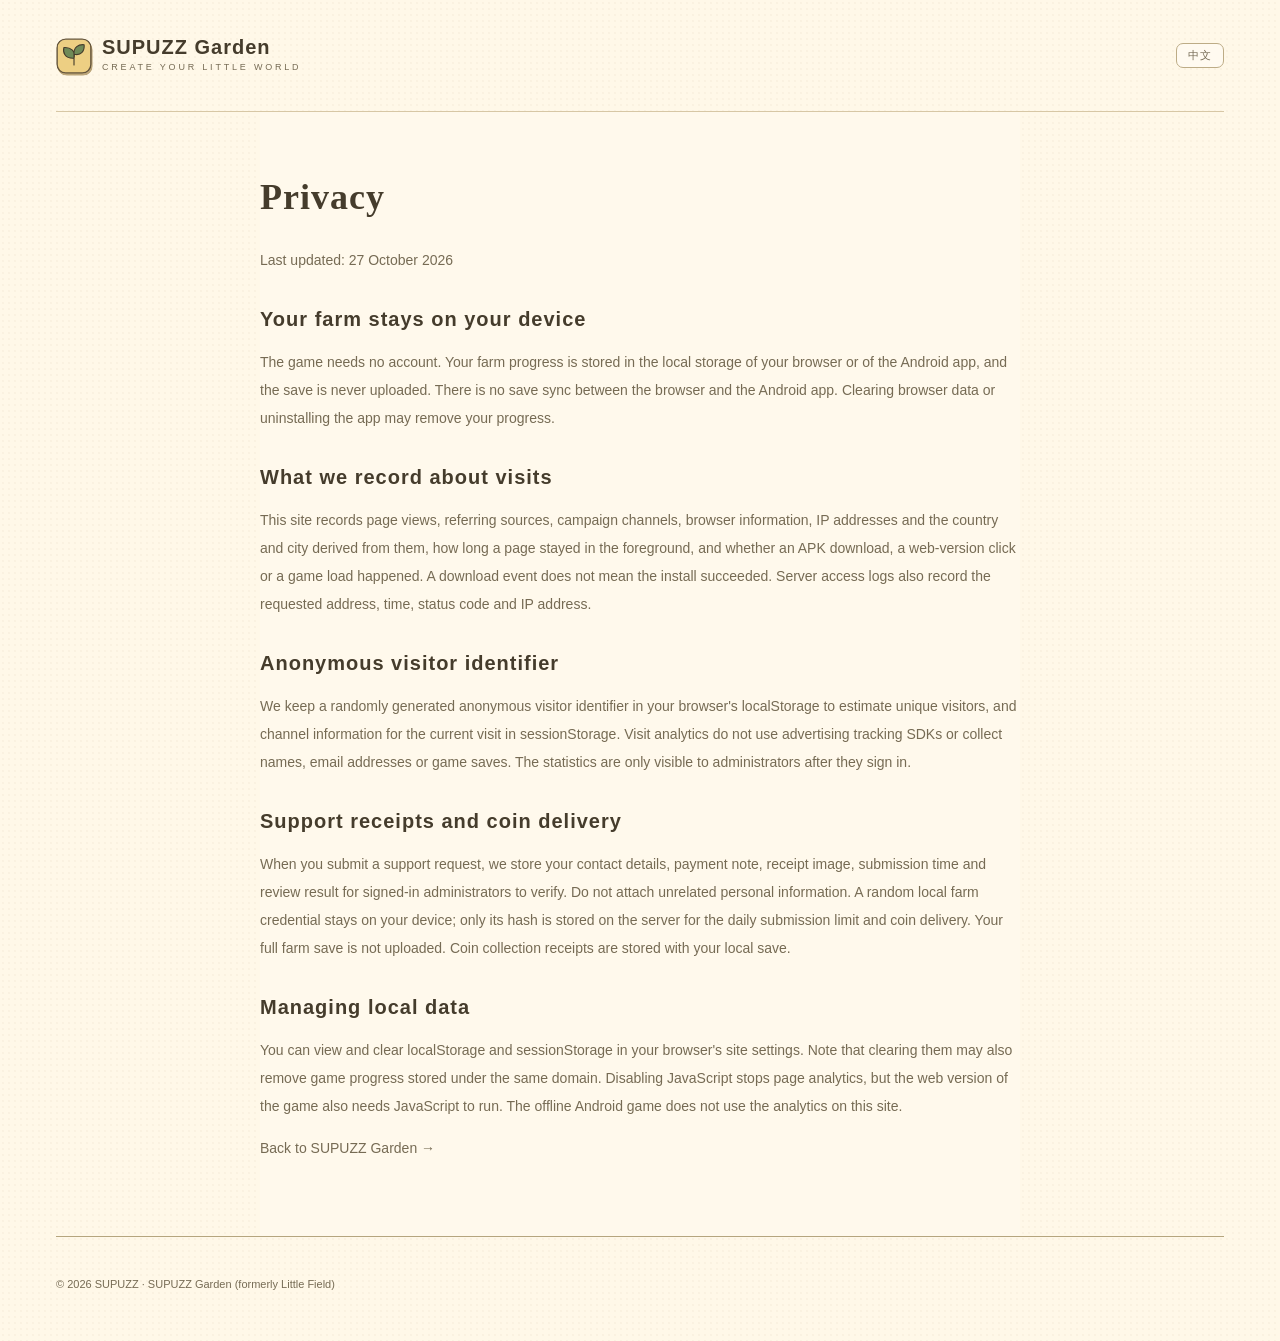
<file: en/privacy.html>
<!doctype html>
<html lang="en"><head><meta charset="utf-8"><meta name="viewport" content="width=device-width,initial-scale=1"><title>Privacy · SUPUZZ Garden</title><meta name="robots" content="noindex"><link rel="alternate" hreflang="zh-CN" href="https://game.supuzz.com/privacy.html"><link rel="alternate" hreflang="en" href="https://game.supuzz.com/en/privacy.html"><link rel="stylesheet" href="/site.css"><link rel="icon" href="/favicon.ico" sizes="16x16 32x32 48x48">
  <link rel="icon" href="/assets/icon.svg" type="image/svg+xml" sizes="any">
  <link rel="icon" href="/assets/favicon-16x16.png" type="image/png" sizes="16x16">
  <link rel="icon" href="/assets/favicon-32x32.png" type="image/png" sizes="32x32">
  <link rel="apple-touch-icon" href="/assets/apple-touch-icon.png">
  <link rel="manifest" href="/en/manifest.json">
  <link rel="stylesheet" href="/comic.css">
</head><body><header class="site-header wrap"><a class="brand" href="/en/"><img src="/assets/icon.svg" alt="" width="36" height="36"><span>SUPUZZ Garden<small>CREATE YOUR LITTLE WORLD</small></span></a><nav aria-label="Main navigation"><a class="nav-lang" href="/privacy.html" hreflang="zh-CN" lang="zh-CN" title="切换到中文">中文</a></nav></header><main class="privacy wrap"><h1>Privacy</h1><p>Last updated: 27 October 2026</p><h2>Your farm stays on your device</h2><p>The game needs no account. Your farm progress is stored in the local storage of your browser or of the Android app, and the save is never uploaded. There is no save sync between the browser and the Android app. Clearing browser data or uninstalling the app may remove your progress.</p><h2>What we record about visits</h2><p>This site records page views, referring sources, campaign channels, browser information, IP addresses and the country and city derived from them, how long a page stayed in the foreground, and whether an APK download, a web-version click or a game load happened. A download event does not mean the install succeeded. Server access logs also record the requested address, time, status code and IP address.</p><h2>Anonymous visitor identifier</h2><p>We keep a randomly generated anonymous visitor identifier in your browser's localStorage to estimate unique visitors, and channel information for the current visit in sessionStorage. Visit analytics do not use advertising tracking SDKs or collect names, email addresses or game saves. The statistics are only visible to administrators after they sign in.</p><h2>Support receipts and coin delivery</h2><p>When you submit a support request, we store your contact details, payment note, receipt image, submission time and review result for signed-in administrators to verify. Do not attach unrelated personal information. A random local farm credential stays on your device; only its hash is stored on the server for the daily submission limit and coin delivery. Your full farm save is not uploaded. Coin collection receipts are stored with your local save.</p><h2>Managing local data</h2><p>You can view and clear localStorage and sessionStorage in your browser's site settings. Note that clearing them may also remove game progress stored under the same domain. Disabling JavaScript stops page analytics, but the web version of the game also needs JavaScript to run. The offline Android game does not use the analytics on this site.</p><p><a href="/en/">Back to SUPUZZ Garden →</a></p></main><footer class="wrap"><p>© 2026 SUPUZZ · SUPUZZ Garden (formerly Little Field)</p></footer></body></html>
</file>
<file: site.css>
@charset "UTF-8";
:root{--paper:#f5f4eb;--ink:#273c30;--green:#3b6246;--muted:#677364;--line:#d9ddce;--accent:#e6aa4f;font-family:Arial,"Microsoft YaHei","PingFang SC",sans-serif;color:var(--ink);background:var(--paper);font-synthesis:none;scroll-behavior:smooth;scroll-padding-top:30px}
*{box-sizing:border-box}body{margin:0}a{color:inherit;text-decoration:none}button,a,summary{-webkit-tap-highlight-color:transparent}a:focus-visible,summary:focus-visible{outline:3px solid #bc832d;outline-offset:5px}img{max-width:100%;display:block}.wrap{width:min(1240px,calc(100% - 112px));margin:auto}.skip{position:fixed;top:-80px;left:20px;background:var(--ink);color:white;padding:14px;z-index:10}.skip:focus{top:10px}.site-header{height:112px;display:flex;align-items:center;justify-content:space-between}.brand{display:flex;align-items:center;gap:10px;font-size:20px;font-weight:700;letter-spacing:2px}.brand small{display:block;font-size:9px;letter-spacing:2.6px;line-height:1.8;font-weight:500}.site-header nav{display:flex;align-items:center;gap:38px;font-size:13px}.nav-play{border:1px solid var(--ink);border-radius:7px;padding:12px 20px}.nav-play span{margin-left:13px}.hero{display:grid;grid-template-columns:1fr 1.12fr;gap:32px;padding-top:58px;padding-bottom:100px;align-items:center}.eyebrow{font-size:11px;font-weight:700;letter-spacing:2px;line-height:1.6;margin:0 0 24px}.hero .eyebrow{letter-spacing:2.5px;font-size:13px;display:flex;align-items:center;gap:12px}.sun{color:#af7930;font-size:28px;font-weight:400}h1{font-family:Georgia,"STSong","SimSun",serif;font-size:clamp(38px,4.2vw,64px);line-height:1.32;letter-spacing:1px;font-weight:500;margin:0 0 24px}h1 span{color:var(--green);position:relative;white-space:nowrap}h1 span:after{content:"";position:absolute;left:0;right:0;bottom:-5px;border-bottom:3px solid #d8b775;transform:rotate(-2deg);border-radius:50%}.intro{font-size:15px;line-height:2;color:var(--muted);margin:28px 0}.actions{display:flex;gap:12px;align-items:center;flex-wrap:wrap}.button{display:inline-flex;align-items:center;justify-content:center;gap:14px;min-height:52px;padding:15px 22px;border-radius:7px;font-weight:600;font-size:13px;transition:transform .2s,background .2s;border:1px solid var(--green)}.button:hover{transform:translateY(-2px)}.primary{background:var(--green);color:#fff}.primary:hover{background:#2c5036}.secondary{background:transparent;color:var(--ink);border-color:#c5ccbd}.secondary:hover{background:#e8ebdf}.button svg{width:17px;height:17px;fill:none;stroke:currentColor;stroke-width:1.6;stroke-linecap:round;stroke-linejoin:round}.release-note{color:var(--muted);font-size:11px;line-height:1.6;margin:15px 0 28px}.release-note>span:not([id]){padding:0 5px}.hero-notes{display:flex;gap:22px;color:var(--muted);font-size:11px}.hero-notes i{font-style:normal;color:var(--green);margin-right:5px}.hero-visual{position:relative;padding:5px 0 26px 15px}.photo-frame{overflow:hidden;position:relative;aspect-ratio:1.08;border-radius:100px 12px 100px 12px;box-shadow:12px 14px 0 #e7e9dc}.photo-frame>img{height:100%;width:100%;object-fit:cover;object-position:50% 50%}.photo-tag{position:absolute;left:22px;top:24px;background:#f9faf2ed;padding:10px 14px;border-radius:30px;font-size:10px;letter-spacing:1px}.photo-tag>span{color:var(--green);margin-right:6px;font-size:8px}.field-note{position:absolute;bottom:0;left:-22px;display:flex;align-items:center;gap:13px;background:#fffef6;padding:18px 24px;border:1px solid #e0e3d6;box-shadow:0 8px 35px #24362b0b;border-radius:10px;transform:rotate(-4deg);font-size:13px;font-weight:600}.field-note>span{font-size:30px}.field-note small{display:block;font-size:10px;color:var(--muted);font-weight:400;margin-top:7px}.scribble{position:absolute;right:0;bottom:-15px;font-family:Georgia,serif;font-size:16px;font-style:italic;color:#788772;transform:rotate(-7deg)}.season-strip{border-block:1px solid var(--line);background:#ecefe2}.season-strip .wrap{display:flex;align-items:center;justify-content:space-between;gap:20px;padding-block:22px;font-size:11px;letter-spacing:1px}.season-strip span:nth-child(even){font-size:22px;color:#8d9a77}.life{padding-block:88px}.section-heading{display:flex;justify-content:space-between;align-items:end;margin-bottom:42px}.section-heading .eyebrow,.faq .eyebrow{color:#7b896d;margin-bottom:15px}h2{font-family:Georgia,"STSong","SimSun",serif;font-size:38px;font-weight:500;line-height:1.5;letter-spacing:1px;margin:0}.section-heading>p{font-size:13px;color:var(--muted);line-height:1.9;min-width:250px;margin:0 0 5px}.features{display:grid;grid-template-columns:repeat(3,1fr);gap:22px}.features article{border:1px solid var(--line);border-radius:10px;padding:27px 30px 32px;background:#fbfbf4}.feature-number{display:block;font-size:9px;color:var(--muted);letter-spacing:1.6px}.feature-icon{display:block;font-size:36px;margin:26px 0 18px}h3{font-size:18px;margin:0 0 12px;letter-spacing:.5px}.features p{font-size:13px;line-height:1.9;color:var(--muted);margin:0}.invitation{padding:52px 60px;border-radius:16px;background:#e7ecdc;display:grid;grid-template-columns:1fr 250px;align-items:center;position:relative;overflow:hidden}.invitation .eyebrow{font-size:9px;color:#5b7152;margin-bottom:16px}.invitation h2{font-size:36px}.invitation-copy>p:not(.eyebrow){font-size:13px;color:var(--muted);margin:20px 0 25px}.checksum{font-size:10px;text-decoration:underline;text-underline-offset:4px;display:inline-block;margin-top:20px;color:var(--muted)}.invitation-art{display:flex;flex-direction:column;align-items:center;gap:20px;transform:rotate(7deg)}.invitation-art img{filter:drop-shadow(0 20px 12px #344c2820)}.invitation-art>span{font-family:Georgia,serif;font-style:italic;font-size:16px;color:#6b7e5a}.faq{display:grid;grid-template-columns:1fr 1.5fr;gap:70px;padding-block:90px}.faq h2{font-size:32px}.faq-items details{border-bottom:1px solid var(--line)}.faq-items details:first-child{border-top:1px solid var(--line)}summary{list-style:none;font-size:14px;cursor:pointer;padding:22px 30px 22px 0;position:relative;line-height:1.7}summary::-webkit-details-marker{display:none}summary:after{content:"+";position:absolute;right:4px;font-size:20px;font-weight:400;top:18px}details[open] summary:after{content:"−"}.faq-items p{font-size:13px;line-height:1.9;color:var(--muted);margin:0 22px 23px 0}footer{border-top:1px solid var(--line);display:flex;align-items:center;justify-content:space-between;gap:25px;padding-block:30px 40px}footer .brand{font-size:14px}footer .brand small{font-size:7px}footer p{font-size:11px;color:var(--muted)}footer>div{font-size:10px;color:var(--muted);display:flex;gap:24px}.mobile-download{display:none}.privacy{max-width:760px;min-height:70vh;padding-block:60px}.privacy h1{font-size:36px}.privacy h2{font-family:inherit;font-size:20px;margin:30px 0 12px}.privacy p{font-size:14px;line-height:2;color:var(--muted)}
@media(min-width:1600px){.hero{padding-top:85px;padding-bottom:120px}}@media(max-width:1100px){.wrap{width:calc(100% - 64px)}.hero{grid-template-columns:1fr 1fr;gap:20px;padding-top:36px}h1{font-size:42px}.hero-copy>.actions{gap:8px}.hero .button{padding-inline:15px;font-size:12px}.hero-notes{gap:12px;font-size:10px}.features article{padding:25px}.photo-frame{aspect-ratio:.85}.invitation{padding:45px;grid-template-columns:1fr 200px}}
@media(max-width:760px){.wrap{width:calc(100% - 40px)}.site-header{height:86px}.brand{font-size:18px}.site-header nav{gap:16px}.site-header nav>a:not(.nav-play):not(.nav-lang){display:none}.nav-play{font-size:12px;padding:10px 14px}.hero{display:flex;flex-direction:column;gap:36px;padding-top:30px;padding-bottom:65px}.hero-copy{width:100%}.hero .eyebrow{font-size:11px;margin-bottom:18px}h1{font-size:clamp(35px,7.7vw,54px);margin-bottom:18px}.intro{font-size:14px;margin:24px 0}.hero .button{font-size:12px;min-height:51px;padding-inline:18px}.release-note{margin-bottom:20px}.hero-notes{gap:19px;font-size:10px}.hero-visual{width:100%;padding:0 5px 20px 12px}.photo-frame{aspect-ratio:1.25;border-radius:65px 8px 65px 8px;box-shadow:8px 9px 0 #e7e9dc}.photo-tag{left:18px;top:18px;font-size:9px}.field-note{left:0;padding:14px 18px;font-size:12px}.field-note>span{font-size:25px}.scribble{font-size:13px;bottom:-13px;right:5px}.season-strip .wrap{display:grid;grid-template-columns:1fr 18px 1fr;gap:12px;font-size:10px;text-align:center;padding-block:18px}.season-strip span:nth-child(4){display:none}.life{padding-block:58px}.section-heading{display:block;margin-bottom:30px}h2{font-size:30px}.section-heading>p{margin-top:20px;font-size:12px}.section-heading>p br{display:none}.features{grid-template-columns:1fr;gap:14px}.features article{padding:24px;position:relative}.feature-icon{position:absolute;right:24px;top:14px;margin:0;font-size:32px}.feature-number{margin-bottom:26px}h3{font-size:17px}.features p{max-width:440px}.invitation{padding:34px 25px;display:block}.invitation h2{font-size:28px}.invitation-copy>p:not(.eyebrow){font-size:12px}.invitation .actions{gap:8px}.invitation .button{padding-inline:15px;font-size:11px}.invitation-art{display:none}.faq{grid-template-columns:1fr;gap:26px;padding-block:60px}.faq h2{font-size:28px}.faq h2 br{display:none}summary{font-size:13px;padding-block:20px}.faq-items p{font-size:12px}footer{flex-wrap:wrap;padding-bottom:110px;gap:18px}footer p{display:none}footer>div{gap:14px;font-size:9px}.mobile-download{position:fixed;bottom:0;left:0;width:100%;padding:12px 20px calc(12px + env(safe-area-inset-bottom));display:flex;gap:10px;background:#f5f4ebf5;border-top:1px solid var(--line);z-index:5;backdrop-filter:blur(12px)}.mobile-download a{flex:1;font-size:12px;min-height:45px;padding:12px}.privacy{padding-block:30px}}
@media(prefers-reduced-motion:reduce){:root{scroll-behavior:auto}.button{transition:none}.button:hover{transform:none}}
.button[aria-disabled="true"],.nav-play[aria-disabled="true"]{opacity:.55;cursor:not-allowed}.button[aria-disabled="true"]:hover{transform:none}
/* ---------- 田园图鉴 guide.html ---------- */
.sprite{position:absolute;width:0;height:0;overflow:hidden}
.sr-only{position:absolute;width:1px;height:1px;margin:-1px;padding:0;border:0;overflow:hidden;clip:rect(0 0 0 0);white-space:nowrap}
.guide-hero{padding-top:52px;padding-bottom:40px}
.guide-hero h1{font-size:clamp(34px,4.4vw,56px);margin:0}
.guide-lead{font-size:14px;line-height:2;color:var(--muted);max-width:660px;margin:24px 0 0}
.guide-meta{font-size:10px;letter-spacing:1px;color:#7b896d;margin:22px 0 0}
.guide-meta>span{padding:0 6px;opacity:.6}
.toolbar{position:sticky;top:0;z-index:6;border-block:1px solid var(--line);background:#ecefe2}
.toolbar .wrap{display:flex;align-items:center;gap:14px;padding-block:14px;flex-wrap:wrap}
.chips{display:flex;gap:8px;flex-wrap:wrap}
.chip{font:inherit;font-size:12px;line-height:1;color:var(--ink);background:#fff;border:1px solid #c5ccbd;border-radius:30px;padding:10px 16px;cursor:pointer;transition:background .18s,color .18s,border-color .18s}
.chip:hover{border-color:var(--green)}
.chip[aria-pressed="true"]{background:var(--green);border-color:var(--green);color:#fff}
.gsearch{flex:1 1 220px;display:flex;align-items:center;gap:9px;background:#fff;border:1px solid #c5ccbd;border-radius:30px;padding:9px 16px}
.gsearch:focus-within{border-color:var(--green)}
.gsearch svg{width:15px;height:15px;flex:none;fill:none;stroke:#7b896d;stroke-width:1.7;stroke-linecap:round}
.gsearch input{flex:1;border:0;outline:none;background:transparent;font:inherit;font-size:12px;color:var(--ink);min-width:0}
.gsearch input::placeholder{color:#9aa28c}
.gcount{font-size:11px;color:var(--muted);margin:0;white-space:nowrap}
.gcount:before{content:"找到 ";}.gcount:after{content:" 项"}
.gempty{font-size:13px;color:var(--muted);padding-block:56px;text-align:center;margin:0}
/* 语言切换：导航里的一枚小标签，手机上和「开始种田」一起保留。 */
.nav-lang{font-size:11px;font-weight:600;letter-spacing:1.2px;color:#7b896d;border:1px solid #d3dac6;border-radius:20px;padding:6px 11px;line-height:1;transition:color .18s,border-color .18s}
.nav-lang:hover{color:var(--green);border-color:var(--green)}
@media(max-width:760px){.nav-lang{padding:6px 9px;font-size:10px}}
/* 图鉴计数：英文版换掉中文的「找到 / 项」。 */
html[lang="en"] .gcount:before{content:"Found "}
html[lang="en"] .gcount:after{content:" items"}
.gsection{padding-block:44px;scroll-margin-top:74px}
.gsection-head{display:flex;align-items:baseline;gap:18px;flex-wrap:wrap;border-bottom:1px solid var(--line);padding-bottom:14px;margin-bottom:26px}
.gsection-head h2{font-size:28px;margin:0;flex:none}
.gsection-head>p{flex:1;min-width:240px;font-size:12px;line-height:1.9;color:var(--muted);margin:0}
.gcount-badge{display:inline-block;margin-left:8px;font-size:10px;color:var(--green);background:#e7ecdc;border-radius:20px;padding:3px 9px;vertical-align:2px}
.ggrid{display:grid;grid-template-columns:repeat(auto-fill,minmax(272px,1fr));gap:16px}
.gcard{border:1px solid var(--line);border-radius:12px;background:#fbfbf4;padding:20px 20px 18px;display:flex;flex-direction:column;gap:11px}
.gcard:hover{border-color:#c3cbba}
.gcard-top{display:flex;align-items:center;gap:13px}
.gicon{flex:none;width:48px;height:48px;border-radius:11px;background:#eef1e6;display:grid;place-items:center}
.gicon svg{width:32px;height:32px;display:block}
.gname{font-size:15px;font-weight:700;letter-spacing:.5px;margin:0}
.gtag{display:block;font-size:10px;letter-spacing:.5px;color:var(--muted);margin-top:5px}
.gdesc{font-size:12px;line-height:1.95;color:var(--muted);margin:0}
.gdesc b{color:var(--ink);font-weight:600}
.gstats{display:grid;grid-template-columns:1fr 1fr;gap:10px 8px;margin-top:auto;padding-top:13px;border-top:1px dashed var(--line)}
.gstat{font-size:10px;letter-spacing:.4px;color:#7b896d}
.gstat b{display:block;font-size:14px;color:var(--ink);font-weight:600;margin-top:3px;letter-spacing:0}
.gsub{font-family:Georgia,"STSong","SimSun",serif;font-size:17px;font-weight:500;margin:34px 0 16px;letter-spacing:.5px;display:flex;align-items:center;gap:12px;white-space:nowrap}
.gsub:first-of-type{margin-top:0}
.gsub:after{content:"";flex:1;border-bottom:1px solid var(--line)}
.gnote{margin-top:24px;border:1px solid var(--line);border-radius:12px;background:#f1f4e9;padding:22px 24px}
.gnote h4{font-size:13px;margin:0 0 12px;letter-spacing:.5px}
.gnote ul{margin:0;padding-left:18px}
.gnote li{font-size:12px;line-height:2;color:var(--muted)}
.gnote li b{color:var(--ink)}
.gtable{width:100%;border-collapse:collapse;margin-top:16px;font-size:12px}
.gtable th,.gtable td{text-align:left;padding:10px 12px;border-bottom:1px solid var(--line);color:var(--muted);line-height:1.7}
.gtable th{color:var(--ink);font-size:11px;font-weight:600;letter-spacing:.5px;background:#e8ecdd;white-space:nowrap}
.gtable td:first-child{color:var(--ink);font-weight:600;white-space:nowrap}
.gtable-note{font-size:11px;line-height:1.9;color:var(--muted);margin:14px 0 0}
.guide-hero+.toolbar{margin-bottom:6px}
main .invitation{margin-top:20px;margin-bottom:60px}
.gsection[hidden],.gcard[hidden],.gempty[hidden]{display:none!important}
@media(max-width:1100px){.guide-hero{padding-top:34px}.ggrid{grid-template-columns:repeat(auto-fill,minmax(240px,1fr))}.gsection-head h2{font-size:24px}}
@media(max-width:760px){.guide-hero{padding-top:24px;padding-bottom:26px}.guide-lead{font-size:13px;line-height:1.95}.toolbar .wrap{gap:10px;padding-block:11px}.chips{width:100%;order:2;overflow-x:auto;flex-wrap:nowrap;-webkit-overflow-scrolling:touch;scrollbar-width:none}.chips::-webkit-scrollbar{display:none}.chip{padding:9px 13px;font-size:11px;white-space:nowrap}.gsearch{order:1;flex:1 1 100%}.gcount{order:3}.gsection{padding-block:32px}.gsection-head{gap:8px}.gsection-head h2{font-size:22px}.gsection-head>p{font-size:11px}.ggrid{grid-template-columns:1fr;gap:12px}.gcard{padding:17px 17px 15px}.gnote{padding:18px 18px 16px}.gnote li{font-size:11px;line-height:1.95}.gsub{font-size:15px;margin:26px 0 12px;white-space:normal}.gtable{display:block;overflow-x:auto;white-space:nowrap}.guide-meta{font-size:9px}}
/* ---------- 首页图鉴入口 ---------- */
.guide-promo{display:grid;grid-template-columns:1fr auto;gap:34px;align-items:center;margin-top:38px;border:1px solid var(--line);border-radius:14px;background:#fbfbf4;padding:34px 40px;transition:background .2s,border-color .2s}
.guide-promo:hover{background:#fdfdf7;border-color:#bfc8b4}
.guide-promo .eyebrow{font-size:10px;color:#7b896d;margin-bottom:14px}
.guide-promo h3{font-family:Georgia,"STSong","SimSun",serif;font-size:26px;font-weight:500;letter-spacing:1px;margin:0 0 12px}
.guide-promo-copy>p:not(.eyebrow){font-size:12px;line-height:1.95;color:var(--muted);margin:0;max-width:520px}
.guide-promo-link{display:inline-block;margin-top:18px;font-size:12px;font-weight:600;color:var(--green);border-bottom:1px solid #c3cbba;padding-bottom:4px}
.guide-promo-link>span{display:inline-block;transition:transform .2s}
.guide-promo:hover .guide-promo-link>span{transform:translateX(5px)}
.guide-promo-list{display:flex;gap:10px;flex-wrap:wrap;list-style:none;margin:0;padding:0}
.guide-promo-list li{min-width:98px;text-align:center;border:1px solid var(--line);border-radius:10px;background:#f4f7ea;padding:14px 16px}
.guide-promo-list b{display:block;font-size:13px}
.guide-promo-list span{display:block;font-size:9px;letter-spacing:.5px;color:var(--muted);margin-top:6px}
@media(max-width:1100px){.guide-promo{grid-template-columns:1fr;gap:24px;padding:28px 30px}.guide-promo h3{font-size:23px}.guide-promo-list li{min-width:88px;padding:12px 13px}}
@media(max-width:760px){.guide-promo{margin-top:26px;padding:22px 20px;gap:18px}.guide-promo h3{font-size:20px}.guide-promo-copy>p:not(.eyebrow){font-size:11px}.guide-promo-list{display:grid;grid-template-columns:repeat(2,1fr);gap:8px}.guide-promo-list li{min-width:0;padding:11px 10px}}
@media(prefers-reduced-motion:reduce){.chip,.guide-promo,.guide-promo-link>span{transition:none}.guide-promo:hover .guide-promo-link>span{transform:none}}
/* ---------- 心之锚 · 资本市场玩法预告 ---------- */
.capital-preview{display:grid;grid-template-columns:minmax(0,1.3fr) minmax(0,1fr);gap:64px;align-items:center;margin-bottom:64px;padding:52px 56px;border:1px solid #3c5849;border-radius:16px;background:#233c30;color:#faf5e8;scroll-margin-top:30px}
.capital-copy,.capital-ticket{min-width:0}
.capital-kicker{display:flex;align-items:center;gap:12px;flex-wrap:wrap;margin-bottom:26px}
.capital-kicker .eyebrow{margin:0;font-size:10px;letter-spacing:1.8px;color:#e6bf79}
.capital-status{display:inline-block;border:1px solid #65816d;border-radius:20px;padding:5px 10px;font-size:10px;line-height:1.6;color:#d3dfcc}
.capital-copy h2{font-size:clamp(30px,3.3vw,46px);line-height:1.4;letter-spacing:1px}
.capital-copy h2 span{color:#efc37a}
.capital-intro{max-width:520px;margin:22px 0 0;color:#d1dccd;font-size:13px;line-height:2}
.capital-intro strong{font-weight:600;color:#faf5e8}
.capital-stakes{margin:24px 0;font-size:17px;line-height:1.9;color:#f0d2a1}
.capital-link{display:inline-flex;align-items:center;gap:24px;border-bottom:1px solid #8eaa8e;padding:0 0 7px;font-size:12px;font-weight:600;color:#f6f2df}
.capital-link:hover{color:#efc37a;border-color:#efc37a}
.capital-link:focus-visible{outline-color:#efc37a}
.capital-ticket{padding:30px 28px;border:1px solid #69806a;border-radius:12px;background:#2a4435;text-align:center}
.capital-ticket-label{margin:0;color:#d0dabc;font-size:10px;line-height:1.8;letter-spacing:1.6px}
.capital-threshold{margin:22px 0 0}
.capital-threshold strong{display:block;color:#f1c77f;font-family:Georgia,"STSong","SimSun",serif;font-size:clamp(34px,4vw,54px);font-weight:400;line-height:1.2;letter-spacing:1px}
.capital-threshold strong span{font-size:.5em}
.capital-threshold>span{display:block;margin-top:12px;font-size:10px;line-height:1.7;color:#c1d0ba}
.capital-art{display:block;width:100%;max-width:280px;height:auto;margin:20px auto 12px;color:#c3b37c}
.capital-steps{display:flex;justify-content:center;align-items:center;gap:10px;flex-wrap:wrap;list-style:none;margin:0;padding:0;font-size:10px;line-height:1.8;color:#f1e9d4}
.capital-steps li+li:before{content:"→";margin-right:10px;color:#aabf9e}
.capital-ticket-note{margin:22px 0 0;padding-top:18px;border-top:1px solid #4e6752;font-size:11px;line-height:1.9;color:#cad6c2}
html[lang="en"] .capital-threshold strong{font-size:clamp(28px,3vw,42px);letter-spacing:0}
@media(max-width:1100px){.capital-preview{gap:32px;padding:38px 34px}.capital-ticket{padding:26px 20px}}
@media(max-width:760px){.capital-preview{grid-template-columns:1fr;gap:28px;padding:28px 22px;margin-bottom:36px}.capital-kicker{gap:9px;margin-bottom:22px}.capital-kicker .eyebrow{font-size:9px;letter-spacing:1.1px}.capital-copy h2{font-size:30px}.capital-intro{font-size:12px}.capital-stakes{font-size:15px;margin-block:20px}.capital-ticket{padding:26px 18px}.capital-threshold strong{font-size:46px}html[lang="en"] .capital-threshold strong{font-size:36px}.capital-ticket-label{letter-spacing:1px;font-size:9px}.capital-art{max-width:240px}}

/* 联合社区 · 共享体验入口 */
.community-preview{display:grid;grid-template-columns:minmax(0,1.25fr) minmax(0,.75fr);gap:52px;align-items:center;margin-top:64px;margin-bottom:8px;padding:46px 52px;border:1px solid #c8d4b8;border-radius:18px;background:linear-gradient(135deg,#edf3e3 0%,#f5f7eb 55%,#e4ecda 100%);position:relative;overflow:hidden;scroll-margin-top:30px}
.community-preview:before{content:"";position:absolute;width:320px;height:320px;right:-105px;top:-130px;border:1px dashed #b7c7a3;border-radius:50%;opacity:.55;pointer-events:none}
.community-preview:after{content:"";position:absolute;width:230px;height:230px;left:-145px;bottom:-160px;border:1px solid #c4d0b3;border-radius:50%;opacity:.45;pointer-events:none}
.community-copy{position:relative;z-index:1}
.community-copy .eyebrow{color:#6d805b;margin-bottom:16px;font-size:10px;letter-spacing:1.8px}
.community-copy h2{font-size:clamp(34px,3.2vw,48px);line-height:1.35}
.community-intro{max-width:610px;margin:18px 0 24px;color:#5f7058;font-size:13px;line-height:1.95}
.community-intro strong{color:#31553a;font-weight:700}
.community-preview .button{background:#31553a;border-color:#31553a}
.community-preview .button:hover{background:#24432e}
.community-note{font-size:10px;color:#84927a;margin:14px 0 0;letter-spacing:.3px}
.community-ticket{position:relative;z-index:1;background:#fbfcf2;border:1px dashed #a9b997;border-radius:14px;padding:24px 26px 22px;transform:rotate(1.2deg);box-shadow:9px 9px 0 #dbe4cc}
.community-stamp{display:inline-block;padding:6px 9px;border:1px solid #9caf87;border-radius:4px;color:#5f7850;font-size:8px;letter-spacing:1.8px;transform:rotate(-2deg)}
.community-label{font-size:10px;color:#8a977f;letter-spacing:1.4px;margin:22px 0 0}
.community-number{font-family:Georgia,"STSong",serif;font-size:58px;line-height:1;color:#2f5238;margin:6px 0 20px;letter-spacing:-1px}
.community-number span{font-size:18px;margin-left:5px;font-family:inherit;letter-spacing:0}
.community-facts{list-style:none;margin:0;padding:0;border-top:1px solid #e2e8d7}
.community-facts li{display:flex;gap:12px;align-items:baseline;padding:10px 0;border-bottom:1px solid #e2e8d7;font-size:11px;color:#64745a}
.community-facts b{font-size:9px;color:#9aa88d;font-weight:600;letter-spacing:1px}
.community-ticket-note{font-family:Georgia,serif;font-style:italic;font-size:12px;color:#75846a;margin:16px 0 0;transform:rotate(-2deg)}
@media(max-width:1100px){.community-preview{gap:28px;padding:34px 30px;margin-top:44px}.community-copy h2{font-size:36px}.community-ticket{padding:22px 20px}.community-number{font-size:50px}}
@media(max-width:760px){.community-preview{grid-template-columns:1fr;gap:26px;padding:28px 22px;margin-top:34px;margin-bottom:0}.community-copy h2{font-size:31px}.community-intro{font-size:12px;line-height:1.95;margin-bottom:20px}.community-preview .button{width:100%;font-size:12px}.community-ticket{transform:none;box-shadow:6px 6px 0 #dbe4cc}.community-number{font-size:46px}.community-facts li{font-size:10px}.community-note{font-size:9px;line-height:1.6}}
</file>
<file: stories.css>
.stories{padding-block:20px 88px}
.story-cards{display:grid;grid-template-columns:repeat(2,minmax(0,1fr));gap:22px}
.story-cards article{display:flex;flex-direction:column;padding:30px;border:1px solid var(--line);border-radius:10px;background:#fbfbf4}
.story-cards .eyebrow{color:var(--muted);font-size:10px;margin-bottom:18px}
.story-cards h3{font-size:20px;line-height:1.7}
.story-cards h3 a:hover,.story a:not(.button):hover{text-decoration:underline;text-underline-offset:4px}
.story-cards article>p:not(.eyebrow){font-size:14px;line-height:1.9;color:var(--muted);margin:0 0 24px}
.story-card-link{margin-top:auto;font-size:13px;font-weight:600;color:var(--green);line-height:1.8}
.story-card-link span{margin-left:8px}
.story{max-width:840px;padding-block:30px 80px;overflow-wrap:break-word}
.breadcrumbs{font-size:12px;line-height:1.9;color:var(--muted);margin-bottom:44px}
.breadcrumbs a{text-decoration:underline;text-underline-offset:3px}
.story-heading .eyebrow{color:var(--green);margin-bottom:18px}
.story h1{font-size:clamp(30px,4vw,44px);line-height:1.5;letter-spacing:0;margin-bottom:24px}
.story-intro{font-size:17px;line-height:2;color:var(--muted)}
.story-dates{font-size:11px;line-height:1.9;letter-spacing:.4px;color:#8a927c;margin:18px 0 0}
.story-toc{margin:32px 0 40px;padding:24px 30px;background:#e7ecdc;border-radius:10px;font-size:14px;line-height:2}
.story-toc ol{padding-left:22px;margin-bottom:0}
.story article section{margin-block:38px;scroll-margin-top:30px}
.story h2{font-family:inherit;font-size:24px;font-weight:600;line-height:1.7;letter-spacing:0}
.story section p{font-size:16px;line-height:2.1;color:var(--muted);margin-top:14px}
.story section a{color:var(--green);text-decoration:underline;text-underline-offset:4px}
.story-related{border-top:1px solid var(--line);padding-top:30px;margin-top:48px}
.story-related h2{font-size:20px}
.story-related ul{padding-left:20px;font-size:14px;line-height:2.1}
.story-related li{margin-bottom:12px}
.story-start{margin-top:35px;padding:26px;background:#e7ecdc;border-radius:10px;display:flex;flex-wrap:wrap;gap:12px}
.story-start p{flex-basis:100%;font-size:15px;line-height:1.9;margin:0 0 6px}
.hero .eyebrow{letter-spacing:1px;line-height:1.9}
@media(max-width:760px){.stories{padding-block:12px 48px}.stories .section-heading{display:block}.stories h2{font-size:30px}.stories .section-heading>p{margin-top:18px;min-width:0}.story-cards{grid-template-columns:1fr;gap:16px}.story-cards article{padding:24px}.story-cards h3{font-size:19px}.story{padding-block:16px 50px}.breadcrumbs{margin-bottom:32px}.story-intro{font-size:16px}.story-toc{padding:20px}.story h2{font-size:21px}.story section p{font-size:15px}.story-start{padding:22px}.story-start .button{width:100%}}
</file>
<file: comic.css>
/* SUPUZZ Garden: warm paper, woodland colours and ink outlines, shared with the game. */
:root {
  --paper:#fff8e8; --ink:#453c2c; --green:#42664d; --muted:#766b54;
  --line:#d7c7a5; --accent:#e9c56d; --ink-line:#65563d;
  --paper-grain:radial-gradient(#aa916b14 .65px,transparent .9px);
  --panel-shadow:4px 5px 0 #d6c39a;
  background:var(--paper); scroll-padding-top:24px;
}
body { background:var(--paper-grain) 0 0 / 6px 6px,var(--paper); }
.site-header { position:relative; border-bottom:1px solid var(--line); }
.brand { color:var(--ink); letter-spacing:1px; font-weight:800; }
.brand small { letter-spacing:2.8px; color:var(--muted); }
.brand img { border-radius:10px; filter:drop-shadow(1px 2px 0 #bba579); }
.site-header nav { gap:28px; }
.site-header nav>a:not(.nav-play):hover { color:var(--green); }
.nav-lang { background:#fffaf0; color:var(--muted); border-color:#bdac86; border-radius:7px; }
.nav-play { background:#edcf83; border:1.5px solid var(--ink-line); border-radius:8px 5px 9px 5px; box-shadow:2px 3px 0 var(--ink-line); font-weight:700; }
.nav-play:hover { background:#f4dc9c; }
.nav-play .nav-play-short { display:none; margin-left:0; }
.hero { position:relative; isolation:isolate; gap:44px; padding-top:64px; padding-bottom:88px; }
.hero:before { content:""; position:absolute; z-index:-1; pointer-events:none; top:-1px; bottom:0; left:50%; width:100vw; transform:translateX(-50%); background:url('/assets/countryside.svg') center bottom / cover no-repeat; opacity:.64; }
.hero .eyebrow { color:#6d774f; font-size:11px; letter-spacing:1.2px; }
.sun { display:grid; place-items:center; width:37px; height:37px; flex:none; color:#92702e; background:#f5d780; border:1px solid #c4a45e; border-radius:50%; font-size:25px; }
h1,h2,.guide-promo h3 { font-family:Georgia,"STSong","SimSun",serif; color:var(--ink); font-weight:700; }
h1 { line-height:1.4; letter-spacing:1px; }
h1 span { color:var(--green); box-shadow:inset 0 -.28em #edce7a80; }
h1 span:after { display:none; }
.intro { color:#71664f; line-height:2.05; }
/* 品牌更名：主标题第二行与首页的「原名」说明。 */
.hero h1 .h1-line { display:block; margin-top:10px; font-size:clamp(22px,2.4vw,36px); line-height:1.55; letter-spacing:.5px; box-shadow:none; white-space:normal; }
.rebrand-note { display:inline-flex; align-items:center; flex-wrap:wrap; gap:4px 6px; margin:0 0 22px; padding:7px 13px; border:1px dashed #b9a97f; border-radius:8px 5px 9px 5px; background:#fffaf0; color:#7a7059; font-size:11px; line-height:1.7; letter-spacing:.2px; }
.rebrand-note>span { color:#9a8b6a; }
.rebrand-note b { color:var(--green); font-weight:700; }
.button { border:1.5px solid var(--ink-line); border-radius:8px 5px 9px 5px; box-shadow:2px 3px 0 var(--ink-line); font-weight:700; }
.button:hover { transform:translateY(-2px); }
.button:active { transform:translate(1px,1px); box-shadow:1px 1px 0 var(--ink-line); }
.button.primary { background:var(--green); color:#fff8e5; }
.button.primary:hover { background:#36583f; }
.button.secondary { background:#fffaf0; color:var(--ink); }
.button.secondary:hover { background:#f6e4b2; }
.button svg { stroke-width:2; }
.release-note { font-size:11px; }
.hero-notes { gap:16px; flex-wrap:wrap; }
.hero-notes i { font-weight:700; }
.hero-visual { padding:0 0 28px; }
.photo-frame { aspect-ratio:4/3; border:2px solid var(--ink-line); border-radius:18px 8px 20px 8px; box-shadow:7px 8px 0 #d0bb8f; background:#e3e6ce; transform:rotate(1.2deg); }
.photo-frame>img { object-fit:cover; object-position:center; }
.photo-tag { left:17px; top:17px; padding:9px 12px; color:var(--ink); background:#fff8e8f5; border:1px solid #8b7956; border-radius:6px 4px 7px 4px; box-shadow:2px 2px 0 #8b79564a; font-size:10px; letter-spacing:.5px; }
.field-note { left:-16px; bottom:-2px; background:#fff8e8; border:1.5px solid var(--ink-line); border-radius:8px 5px 10px 5px; box-shadow:3px 4px 0 #9f8b63; padding:16px 20px; transform:rotate(-3deg); }
.field-note>span { color:#648355; font-size:27px; }
.field-note small { color:var(--muted); }
.scribble { right:4px; bottom:-18px; color:#75805d; }
.season-strip { border-block:1.5px solid #9e956d; background:#e5ebd0; }
.season-strip .wrap { padding-block:20px; color:#5c6d47; font-weight:600; }
.season-strip span:nth-child(even) { color:#9f9857; }
.life { padding-block:82px; }
.section-heading .eyebrow,.faq .eyebrow { color:#85815a; letter-spacing:2px; }
.features { gap:24px; }
.features article { padding:0 0 28px; overflow:hidden; border:1.5px solid var(--ink-line); border-radius:12px 7px 14px 7px; background:#fffaf0; box-shadow:var(--panel-shadow); }
.feature-image { width:100%; height:auto; aspect-ratio:3/2; object-fit:cover; border-bottom:1.5px solid #b6a782; background:#e1e4ca; }
.features .feature-number { margin:22px 24px 14px; color:#8e794a; font-weight:700; }
.features h3 { margin:0 24px 12px; }
.features p { margin:0 24px; }
.guide-promo { border:1.5px solid var(--ink-line); border-radius:12px 7px 14px 7px; background:#f5edda; box-shadow:var(--panel-shadow); }
.guide-promo:hover { border-color:var(--green); background:#faf1dc; }
.guide-promo h3 { font-weight:700; }
.guide-promo-list li { background:#fff8e7; border:1px solid #baa77f; border-radius:7px; }
.guide-promo-list b { color:var(--green); }
.capital-preview { background:#34533f; border:2px solid #4a4d30; border-radius:16px 8px 18px 8px; box-shadow:5px 6px 0 #d2c199; }
.capital-copy h2 { color:#fff5d9; }
.capital-copy h2 span { color:#f0d182; }
.capital-status { border-color:#a5ad7e; border-radius:5px; background:#426047; color:#eeefd6; }
.capital-ticket { border:1.5px solid #d6c08b; border-radius:10px 6px 12px 6px; background:#3d5d44; box-shadow:3px 4px 0 #213c2b; }
.capital-art { color:#efd493; }
.invitation { border:1.5px solid var(--ink-line); border-radius:14px 7px 17px 7px; background:var(--paper-grain) 0 0 / 5px 5px,#e7edcf; box-shadow:var(--panel-shadow); }
.invitation-art { transform:rotate(5deg); }
.invitation-art img { filter:drop-shadow(4px 5px 0 #b0b487); }
.faq-items details { border-color:#c7b78f; }
.faq-items summary { font-weight:600; }
.faq-items summary:after { color:#688057; }
.faq-items details[open] { background:#f5edda; padding-inline:16px; border-radius:8px; }
.faq-items a { color:var(--green); text-decoration:underline; text-underline-offset:3px; }
footer { border-top:1.5px solid #b5a57e; }
.mobile-download { background:#fff8e8f5; border-top:1.5px solid var(--ink-line); backdrop-filter:none; }
.guide-hero { border-bottom:1px solid var(--line); }
.toolbar { border-block:1.5px solid #aeaa80; background:#e5ebd0; }
.chip { border-color:#9e956f; background:#fffaf0; border-radius:7px; }
.chip[aria-pressed="true"] { background:var(--green); box-shadow:1px 2px 0 #66764f; }
.gsearch { border-color:#9e956f; background:#fffaf0; border-radius:8px; }
.gcard { border:1px solid #a99774; background:#fffaf0; border-radius:10px 6px 12px 6px; box-shadow:2px 3px 0 #ddd0ae; }
.gcard:hover { border-color:var(--green); }
.gicon { background:#e8edcf; border:1px solid #c4c49a; border-radius:9px 5px 10px 5px; }
.gicon svg { filter:drop-shadow(.5px 1px 0 #86785966); }
.gcount-badge { background:#e5ebcc; color:var(--green); border:1px solid #b7bc91; border-radius:5px; }
.gnote,.story-toc,.story-start { border:1px solid #baa680; border-radius:10px 6px 12px 6px; background:#f4ecd6; }
.gtable th { background:#e8e5cb; }
.story-cards article { border:1.5px solid var(--ink-line); background:#fffaf0; border-radius:10px 6px 12px 6px; box-shadow:var(--panel-shadow); }
.story { background:#fff9ec; }
.story-heading { border-bottom:1px solid var(--line); padding-bottom:24px; }
.story-heading h1 { font-weight:700; }
.story section h2 { color:#526c49; }
.story-related { border-color:#c7b78f; }
.privacy { background:#fff9ec; }
@media(max-width:1100px) {
  .hero { gap:28px; padding-top:44px; }
  .photo-frame { aspect-ratio:1.05; }
  .field-note { left:-8px; padding:14px 16px; }
  .site-header nav { gap:20px; }
}
@media(max-width:900px) {
  /* 新品牌名更长：平板以下收成单行，CTA 用短标签，避免挤爆头部。 */
  .site-header nav { gap:12px; }
  .brand { font-size:17px; }
  .brand small { display:none; }
  .brand, .brand span, .nav-play { white-space:nowrap; }
  .nav-play { padding:9px 11px; font-size:11px; }
  .nav-play span { margin-left:8px; }
  .nav-play .nav-play-full { display:none; }
  .nav-play .nav-play-short { display:inline; margin-left:0; }
}
@media(min-width:761px) and (max-width:900px) {
  /* 平板窄栏下品牌全名容易折行，单独收一档字号。 */
  h1 { font-size:clamp(32px,4.2vw,38px); }
}
@media(max-width:760px) {
  .site-header nav { gap:10px; }
  .hero { padding-top:32px; padding-bottom:65px; gap:34px; }
  .hero .eyebrow { font-size:10px; letter-spacing:.5px; }
  .hero h1 .h1-line { font-size:22px; margin-top:8px; }
  .rebrand-note { margin-bottom:18px; padding:6px 11px; font-size:10px; }
  .hero-visual { width:100%; padding:0 5px 30px 0; }
  .photo-frame { aspect-ratio:4/3; box-shadow:5px 6px 0 #d0bb8f; }
  .photo-tag { left:11px; top:12px; font-size:9px; padding:8px 10px; }
  .field-note { bottom:5px; left:9px; padding:12px 15px; font-size:12px; }
  .field-note small { font-size:9px; margin-top:5px; }
  .scribble { right:6px; font-size:13px; }
  .features article { padding-bottom:24px; }
  .feature-image { aspect-ratio:1.8; }
  .features .feature-number { margin-top:20px; }
  .life { padding-block:52px; }
  .capital-preview { box-shadow:3px 4px 0 #d2c199; }
  .hero-notes { gap:12px; font-size:10px; }
}
@media(max-width:340px) {
  .brand { font-size:16px; }
  .site-header nav { gap:8px; }
  .nav-play { padding:8px 9px; }
}
@media(prefers-reduced-motion:reduce) {
  :root { scroll-behavior:auto; }
  .button { transition:none; }
}
</file>
